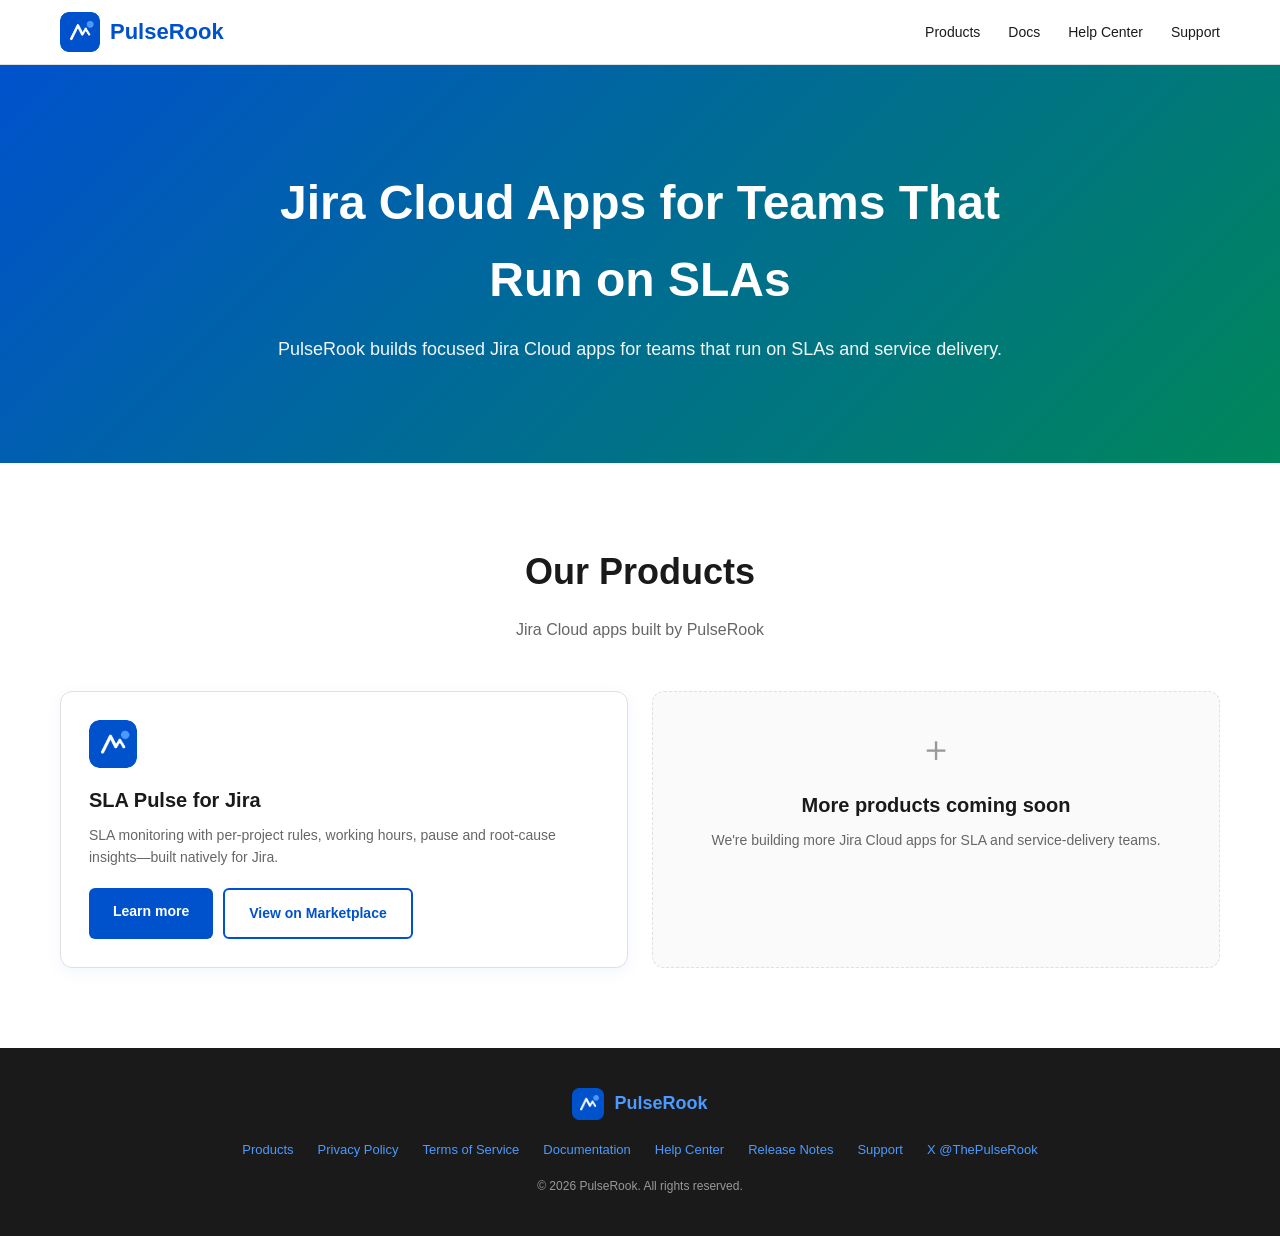
<file: index.html>
<!DOCTYPE html>
<html lang="en">
<head>
    <meta charset="UTF-8">
    <meta name="viewport" content="width=device-width, initial-scale=1.0">
    <title>PulseRook | SLA Tracking for Jira Software Projects</title>
    <meta name="description" content="Jira Cloud apps for teams that run on SLAs. SLA Pulse for Jira offers SLA tracking for Jira Software projects, on the Atlassian Marketplace.">
    <link rel="canonical" href="https://pulserook.com/">
    <meta property="og:type" content="website">
    <meta property="og:site_name" content="PulseRook">
    <meta property="og:title" content="PulseRook | SLA Tracking for Jira Software Projects">
    <meta property="og:description" content="Jira Cloud apps for teams that run on SLAs. SLA Pulse for Jira offers SLA tracking for Jira Software projects, on the Atlassian Marketplace.">
    <meta property="og:url" content="https://pulserook.com/">
    <meta property="og:image" content="https://pulserook.com/assets/pulserook-logo.png">
    <link rel="icon" type="image/png" href="assets/pulserook-logo.png">
    <link rel="stylesheet" href="assets/site.css">
    <style>
        * { margin: 0; padding: 0; box-sizing: border-box; }
        body { font-family: -apple-system, BlinkMacSystemFont, "Segoe UI", Roboto, "Helvetica Neue", sans-serif; line-height: 1.6; color: #1a1a1a; }

        .hero { background: linear-gradient(135deg, #0052CC 0%, #00875A 100%); color: white; padding: 100px 20px; text-align: center; }
        .hero-content { max-width: 800px; margin: 0 auto; }
        .hero h1 { font-size: 48px; font-weight: 700; margin-bottom: 16px; }
        .hero p { font-size: 18px; opacity: 0.95; }

        .section { max-width: 1200px; margin: 0 auto; padding: 80px 20px; }
        .section h2 { font-size: 36px; font-weight: 700; margin-bottom: 16px; text-align: center; color: #1a1a1a; }
        .section-subtitle { text-align: center; font-size: 16px; color: #666; margin-bottom: 48px; }
    </style>
</head>
<body>
    <!-- Header -->
    <header class="site-header">
        <div class="site-header-inner">
            <a href="index.html" class="brand">
                <img src="assets/pulserook-logo.png" alt="PulseRook logo" class="brand-logo">
                <span class="brand-name">PulseRook</span>
            </a>
            <input type="checkbox" id="nav-toggle" class="nav-toggle-checkbox">
            <label for="nav-toggle" class="nav-toggle-label" aria-label="Toggle menu">
                <span></span><span></span><span></span>
            </label>
            <nav class="site-nav">
                <a href="index.html#products">Products</a>
                <a href="documentation.html">Docs</a>
                <a href="help-center.html">Help Center</a>
                <a href="mailto:support@pulserook.com">Support</a>
            </nav>
        </div>
    </header>

    <!-- Hero / Company intro -->
    <section class="hero">
        <div class="hero-content">
            <h1>Jira Cloud Apps for Teams That Run on SLAs</h1>
            <p>PulseRook builds focused Jira Cloud apps for teams that run on SLAs and service delivery.</p>
        </div>
    </section>

    <!-- Our Products -->
    <section class="section" id="products">
        <h2>Our Products</h2>
        <p class="section-subtitle">Jira Cloud apps built by PulseRook</p>
        <div class="products-grid">
            <div class="product-card">
                <img src="assets/pulserook-logo.png" alt="SLA Pulse for Jira logo" class="product-logo">
                <h3>SLA Pulse for Jira</h3>
                <p>SLA monitoring with per-project rules, working hours, pause and root-cause insights—built natively for Jira.</p>
                <div class="product-actions">
                    <a href="sla-pulse-for-jira.html" class="btn btn-primary">Learn more</a>
                    <a href="https://marketplace.atlassian.com/apps/3460167006/sla-pulse-for-jira" class="btn btn-secondary">View on Marketplace</a>
                </div>
            </div>
            <div class="product-card coming-soon">
                <div class="coming-soon-icon">＋</div>
                <h3>More products coming soon</h3>
                <p>We're building more Jira Cloud apps for SLA and service-delivery teams.</p>
            </div>
        </div>
    </section>

    <!-- Footer -->
    <footer class="site-footer">
        <div class="site-footer-inner">
            <a href="index.html" class="footer-brand">
                <img src="assets/pulserook-logo.png" alt="PulseRook logo" class="footer-logo">
                <span>PulseRook</span>
            </a>
            <div class="footer-links">
                <a href="index.html#products">Products</a>
                <a href="privacy.html">Privacy Policy</a>
                <a href="terms.html">Terms of Service</a>
                <a href="documentation.html">Documentation</a>
                <a href="help-center.html">Help Center</a>
                <a href="release-notes.html">Release Notes</a>
                <a href="mailto:support@pulserook.com">Support</a>
                <a href="https://x.com/ThePulseRook" target="_blank" rel="noopener noreferrer">X @ThePulseRook</a>
            </div>
            <div class="footer-copyright">
                © 2026 PulseRook. All rights reserved.
            </div>
        </div>
    </footer>
</body>
</html>
</file>
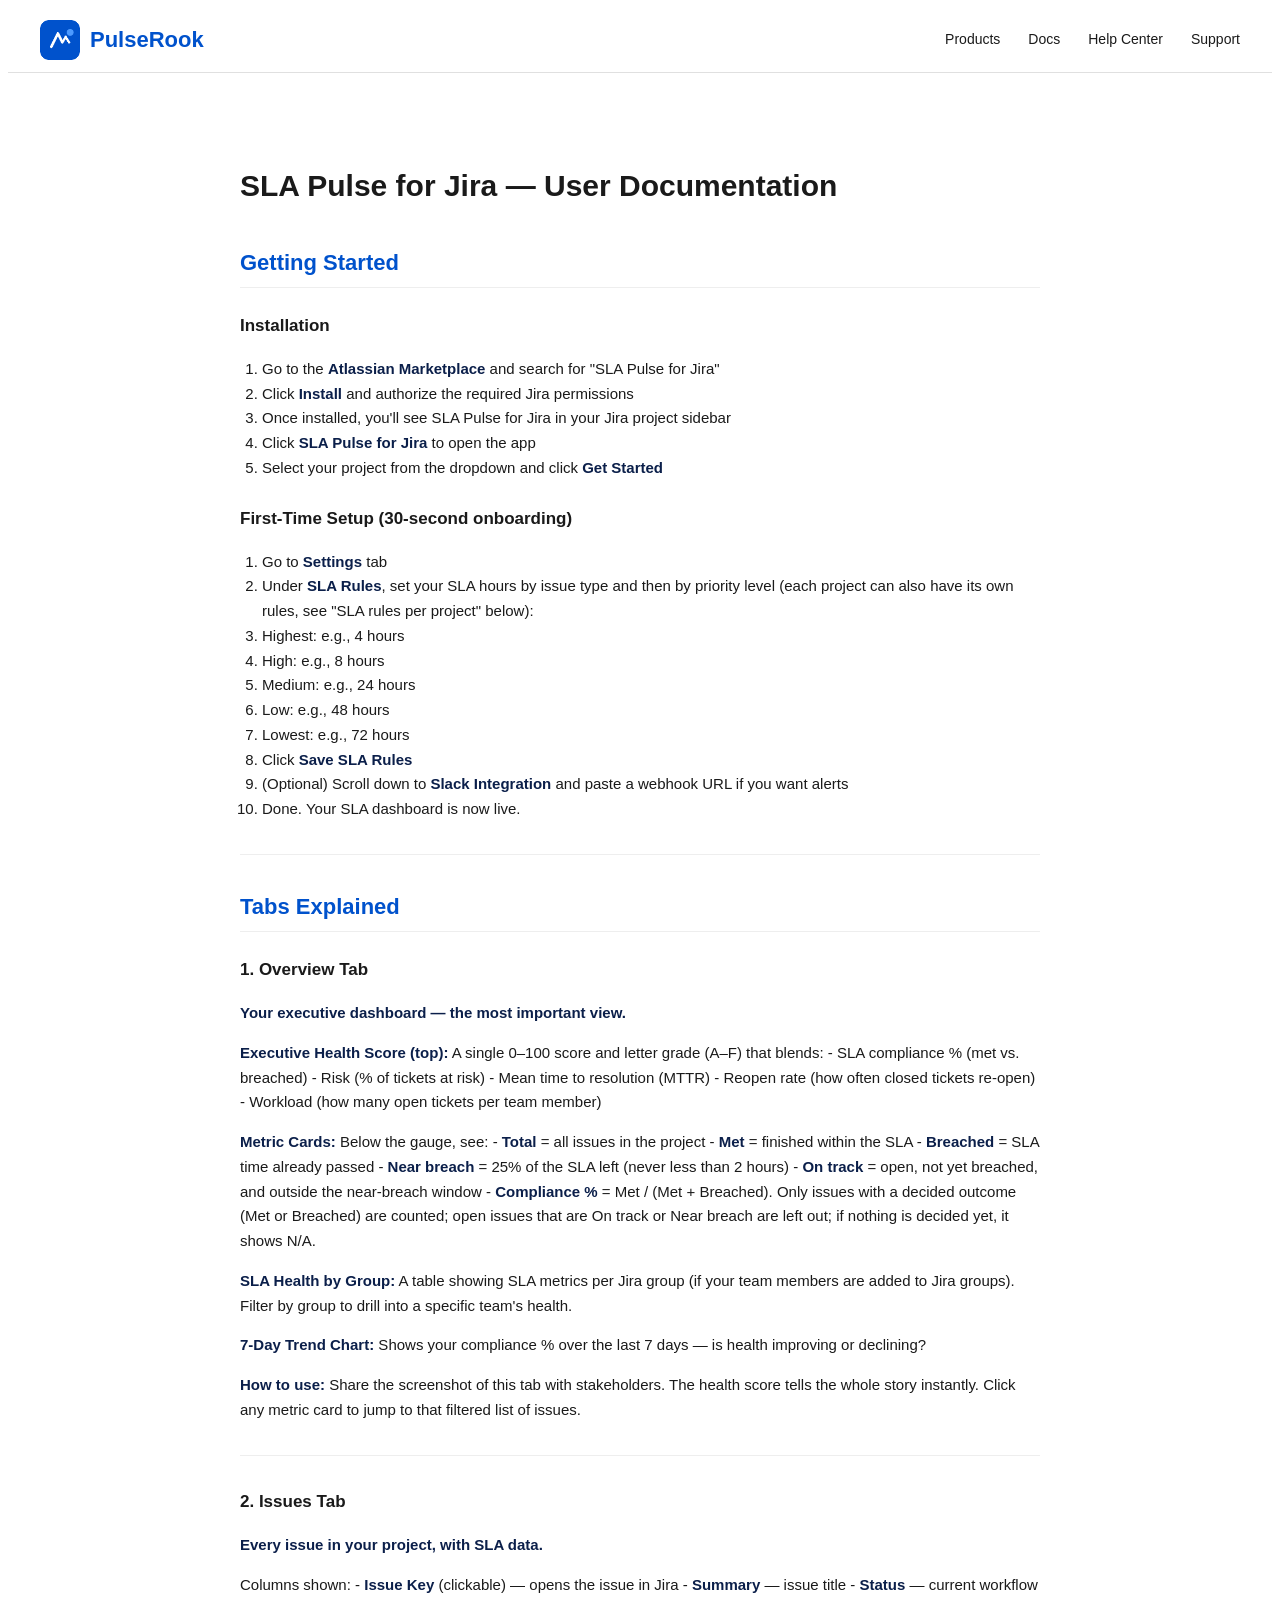
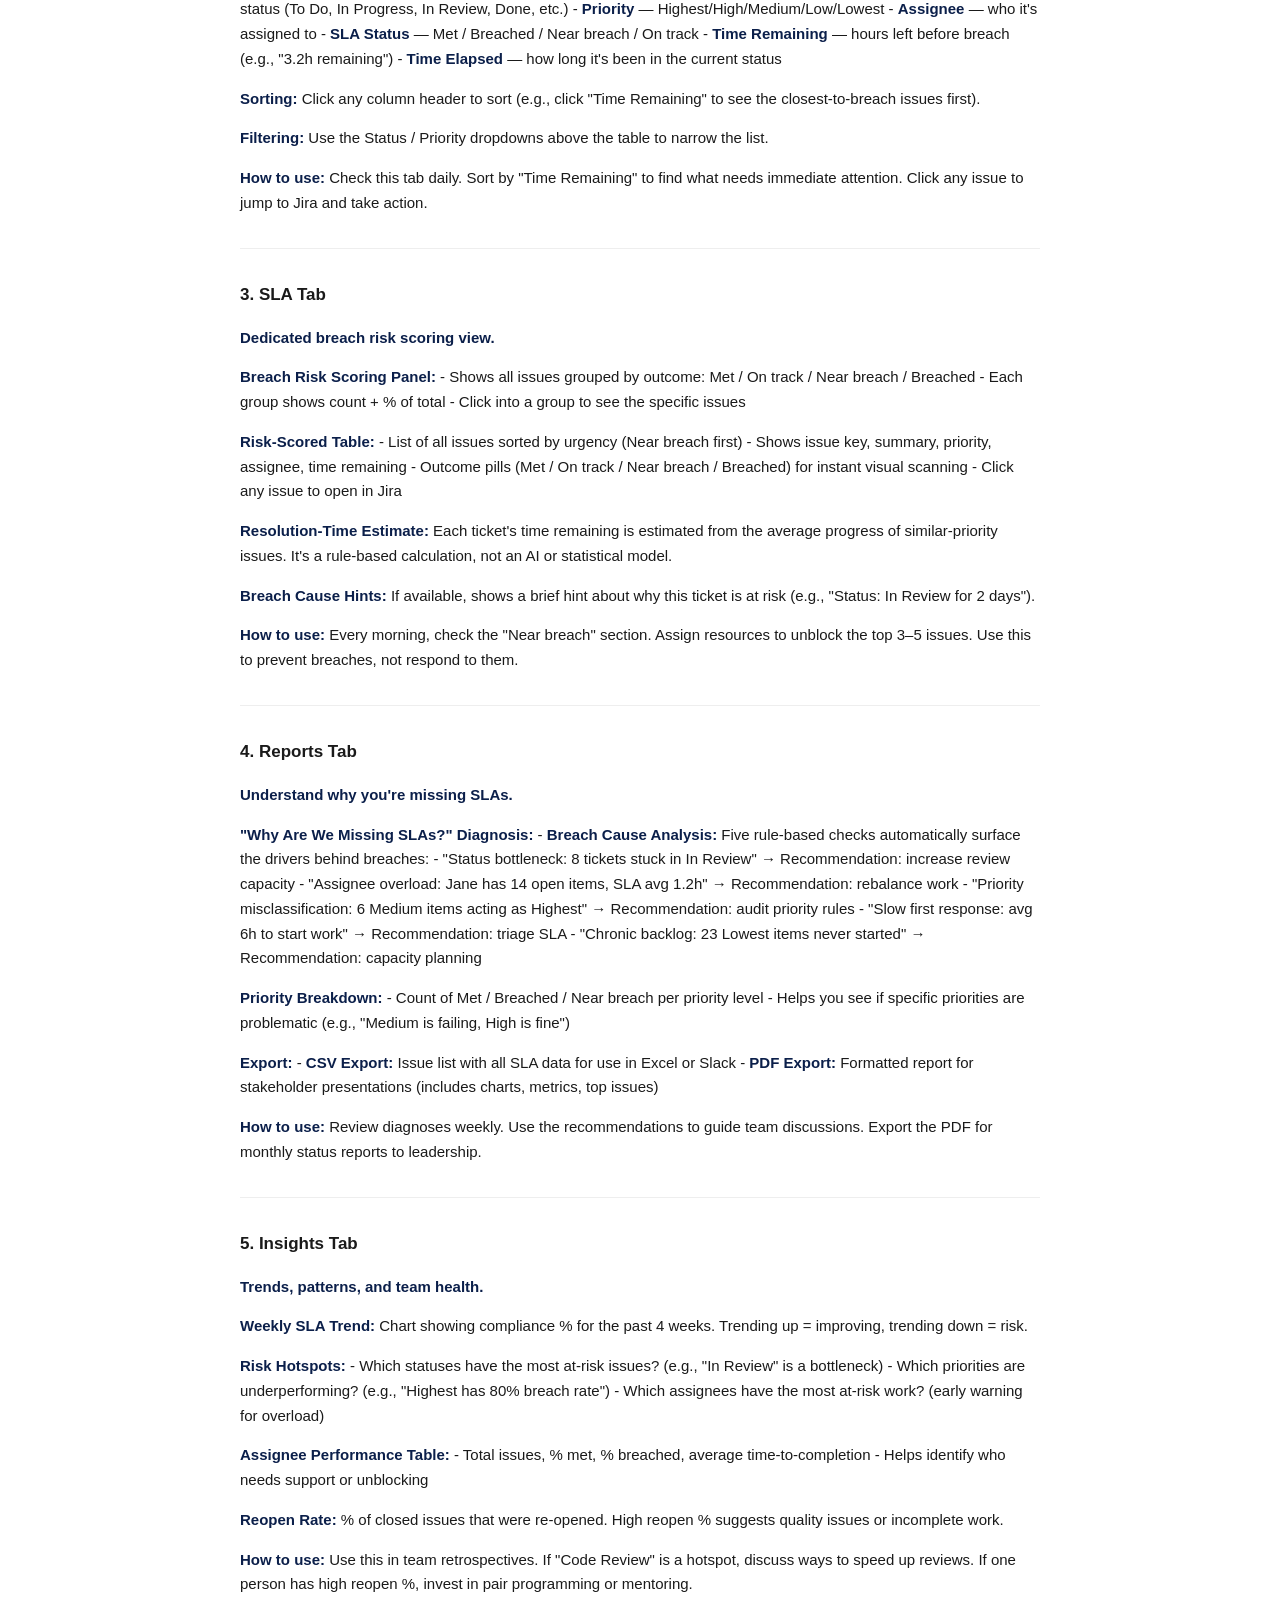
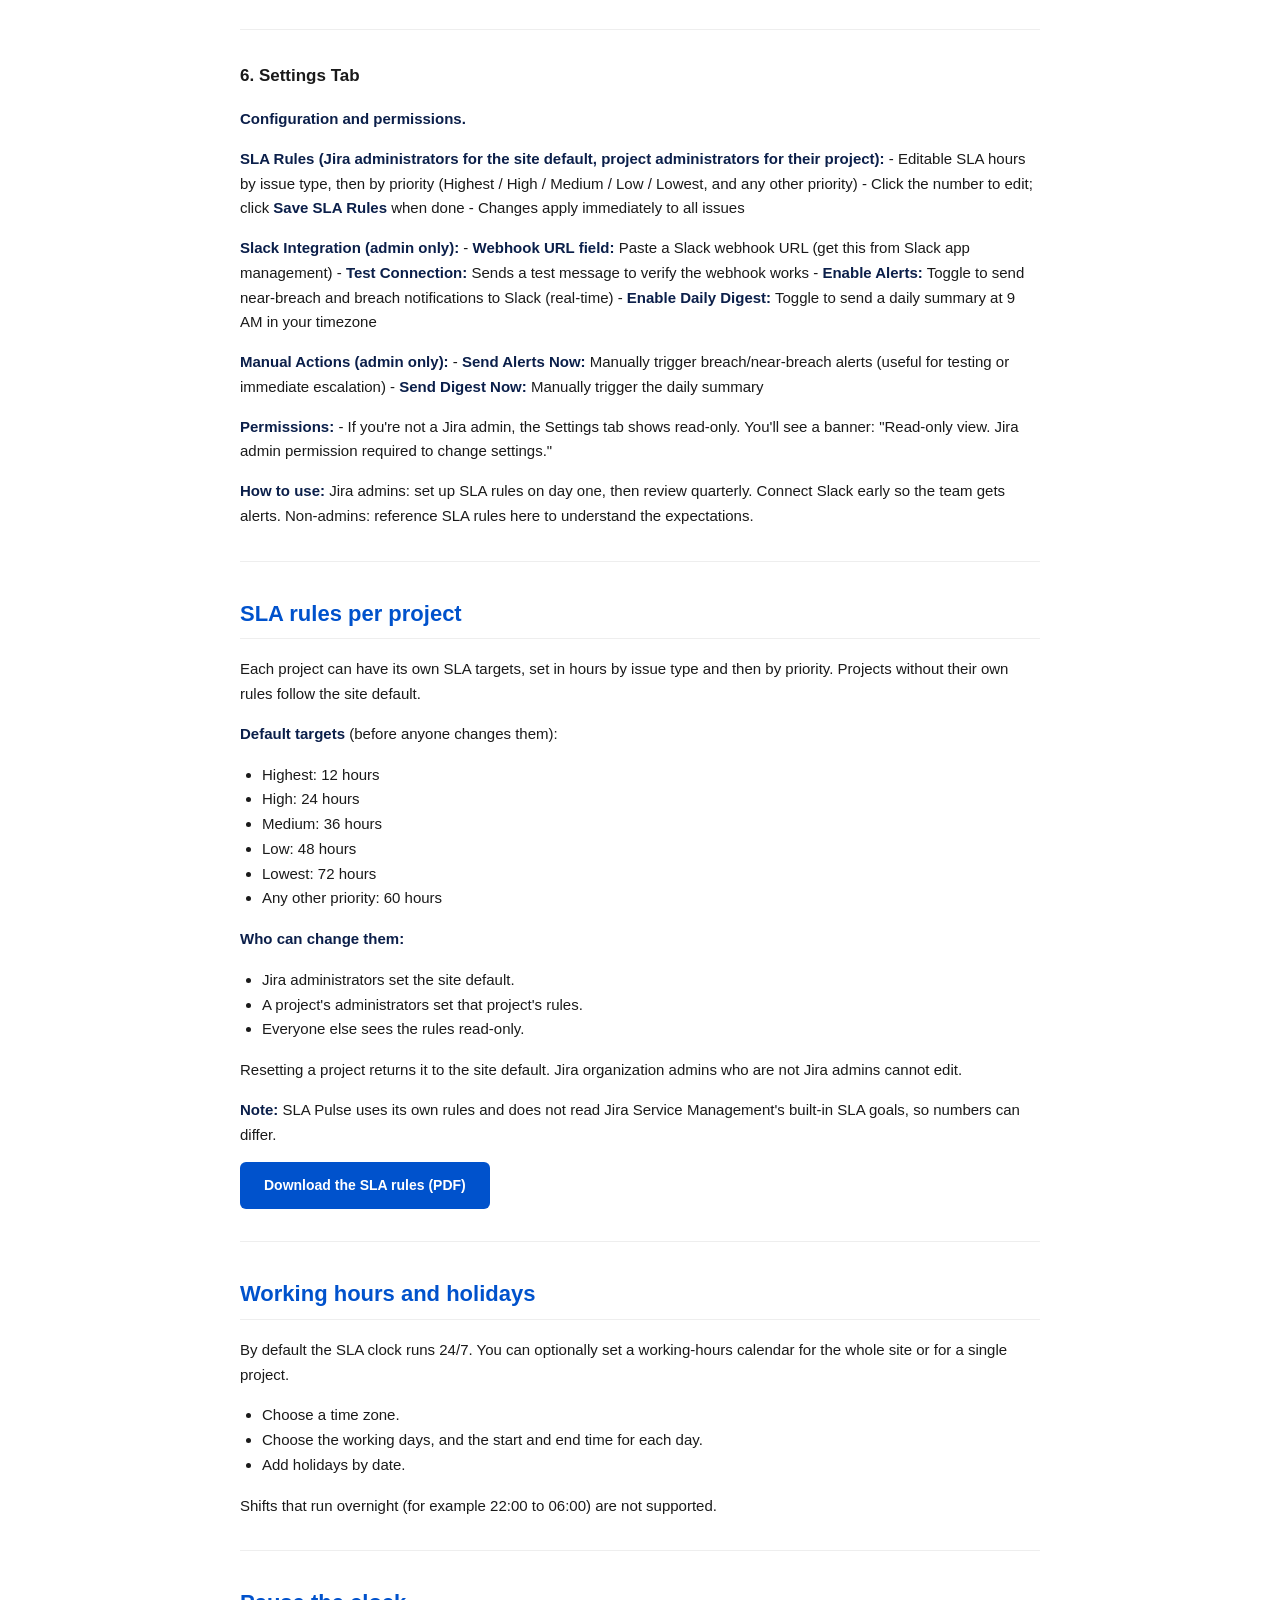
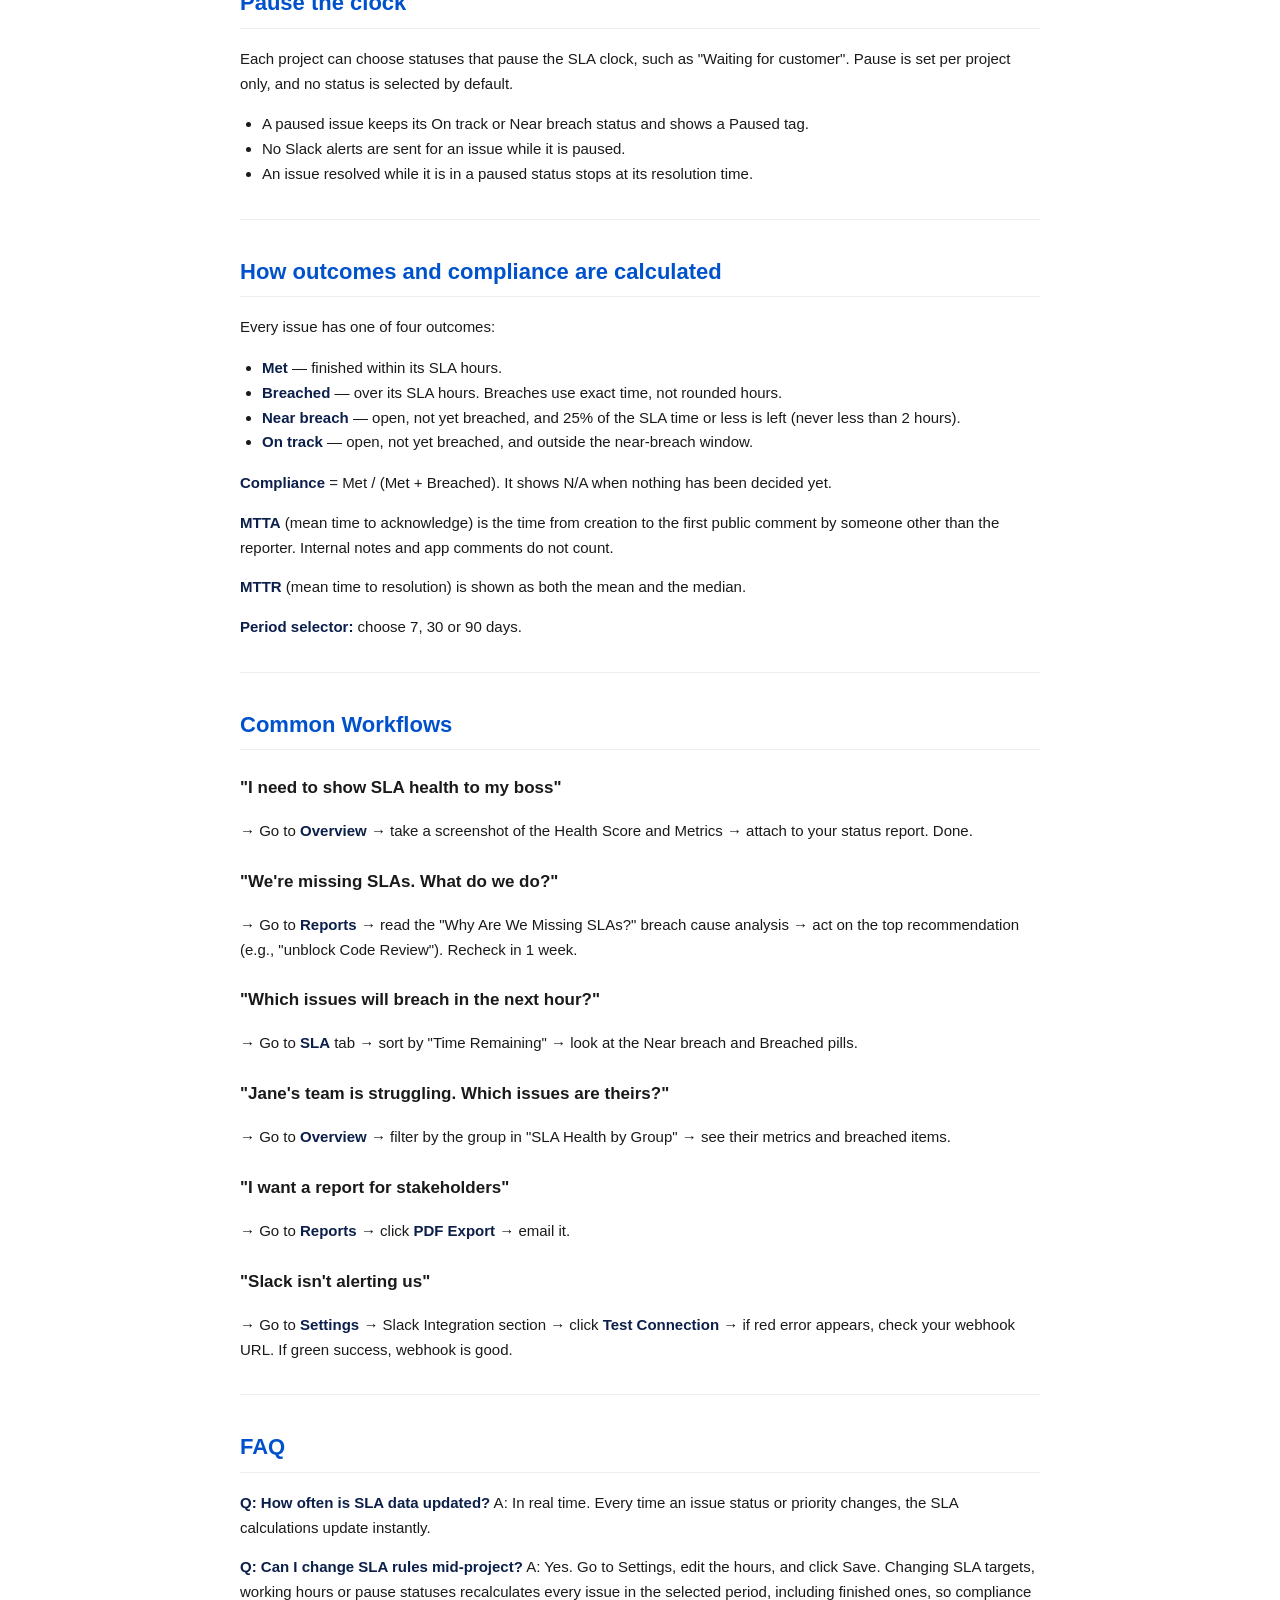
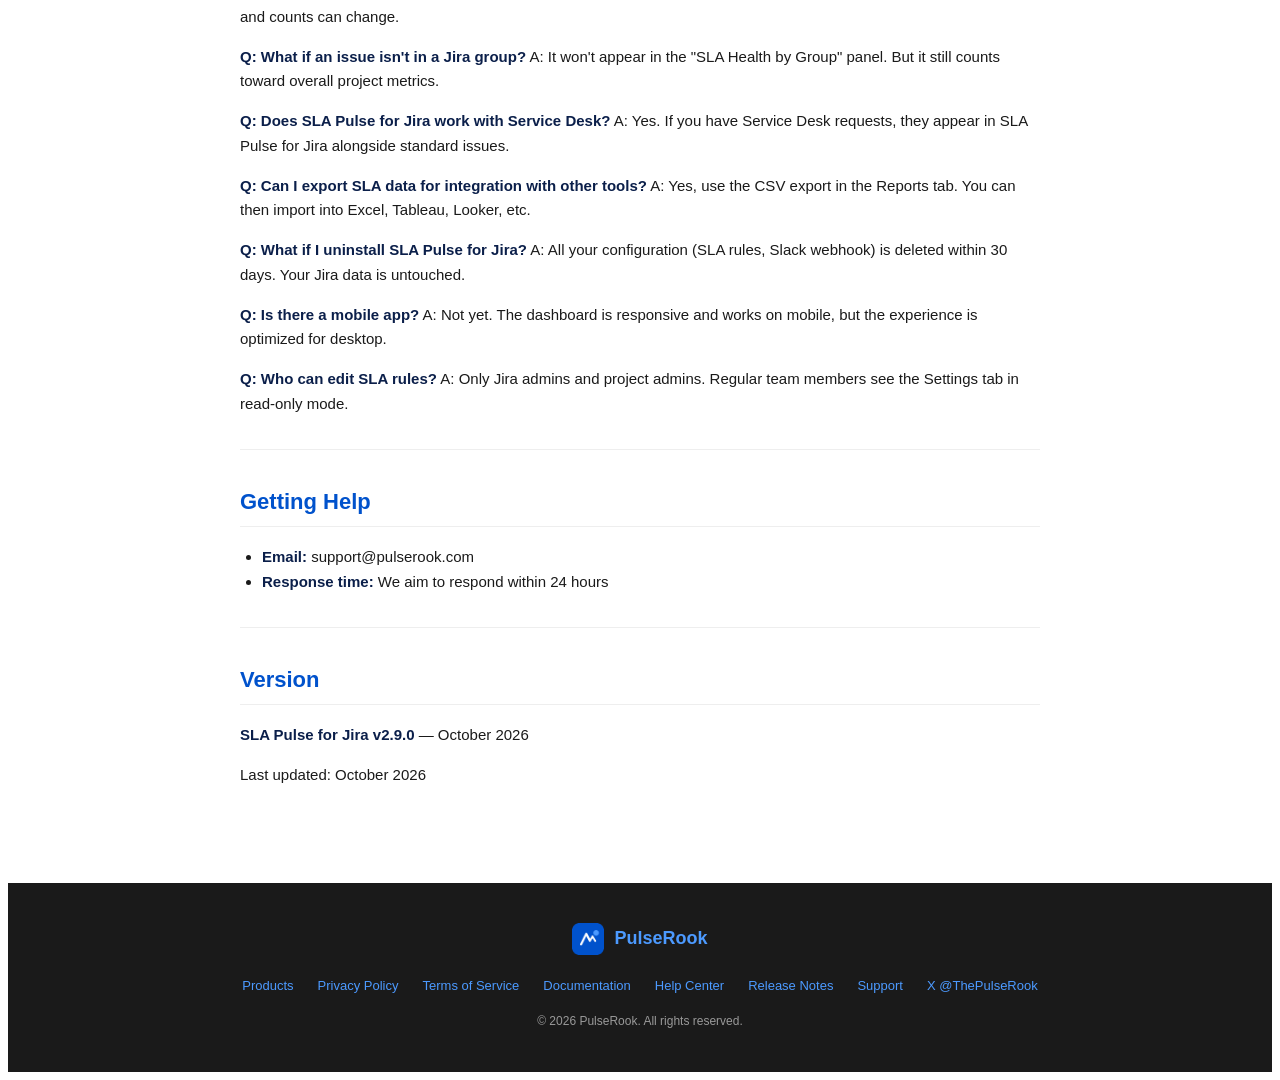
<file: documentation.html>
<!DOCTYPE html>
<html lang="en">
<head>
<meta charset="UTF-8">
<meta name="viewport" content="width=device-width, initial-scale=1.0">
<title>SLA Pulse for Jira Documentation | PulseRook</title>
<meta name="description" content="User guide for SLA Pulse for Jira: dashboard tabs, per-project SLA rules, working hours and holidays, pausing the clock, and how compliance is calculated.">
<link rel="canonical" href="https://pulserook.com/documentation.html">
<meta property="og:type" content="website">
<meta property="og:site_name" content="PulseRook">
<meta property="og:title" content="SLA Pulse for Jira Documentation | PulseRook">
<meta property="og:description" content="User guide for SLA Pulse for Jira: dashboard tabs, per-project SLA rules, working hours and holidays, pausing the clock, and how compliance is calculated.">
<meta property="og:url" content="https://pulserook.com/documentation.html">
<meta property="og:image" content="https://pulserook.com/assets/pulserook-logo.png">
<link rel="icon" type="image/png" href="assets/pulserook-logo.png">
<link rel="stylesheet" href="assets/site.css">
<style>
  body { font-family: -apple-system, BlinkMacSystemFont, "Segoe UI", Roboto, Helvetica, Arial, sans-serif; color: #1a1a1a; line-height: 1.65; }
  .page-content { max-width: 800px; margin: 0 auto; padding: 48px 24px 80px; }
  h1 { font-size: 30px; margin-top: 40px; }
  h2 { font-size: 22px; margin-top: 34px; color: #0052CC; border-bottom: 1px solid #eee; padding-bottom: 6px; }
  h3 { font-size: 17px; margin-top: 24px; }
  p, li { font-size: 15px; }
  a { color: #0052CC; }
  code { background: #f4f5f7; padding: 2px 6px; border-radius: 4px; font-size: 13px; }
  ul, ol { padding-left: 22px; }
  hr { border: none; border-top: 1px solid #eee; margin: 32px 0; }
  strong { color: #0b1f4a; }
</style>
</head>
<body>
  <header class="site-header">
    <div class="site-header-inner">
      <a href="index.html" class="brand">
        <img src="assets/pulserook-logo.png" alt="PulseRook logo" class="brand-logo">
        <span class="brand-name">PulseRook</span>
      </a>
      <input type="checkbox" id="nav-toggle" class="nav-toggle-checkbox">
      <label for="nav-toggle" class="nav-toggle-label" aria-label="Toggle menu">
        <span></span><span></span><span></span>
      </label>
      <nav class="site-nav">
        <a href="index.html#products">Products</a>
        <a href="documentation.html">Docs</a>
        <a href="help-center.html">Help Center</a>
        <a href="mailto:support@pulserook.com">Support</a>
      </nav>
    </div>
  </header>
  <div class="page-content">
<h1>SLA Pulse for Jira — User Documentation</h1>
<h2>Getting Started</h2>
<h3>Installation</h3>
<ol>
<li>Go to the <strong>Atlassian Marketplace</strong> and search for "SLA Pulse for Jira"</li>
<li>Click <strong>Install</strong> and authorize the required Jira permissions</li>
<li>Once installed, you'll see SLA Pulse for Jira in your Jira project sidebar</li>
<li>Click <strong>SLA Pulse for Jira</strong> to open the app</li>
<li>Select your project from the dropdown and click <strong>Get Started</strong></li>
</ol>
<h3>First-Time Setup (30-second onboarding)</h3>
<ol>
<li>Go to <strong>Settings</strong> tab</li>
<li>Under <strong>SLA Rules</strong>, set your SLA hours by issue type and then by priority level (each project can also have its own rules, see "SLA rules per project" below):</li>
<li>Highest: e.g., 4 hours</li>
<li>High: e.g., 8 hours</li>
<li>Medium: e.g., 24 hours</li>
<li>Low: e.g., 48 hours</li>
<li>Lowest: e.g., 72 hours</li>
<li>Click <strong>Save SLA Rules</strong></li>
<li>(Optional) Scroll down to <strong>Slack Integration</strong> and paste a webhook URL if you want alerts</li>
<li>Done. Your SLA dashboard is now live.</li>
</ol>
<hr />
<h2>Tabs Explained</h2>
<h3>1. Overview Tab</h3>
<p><strong>Your executive dashboard — the most important view.</strong></p>
<p><strong>Executive Health Score (top):</strong> A single 0–100 score and letter grade (A–F) that blends:
- SLA compliance % (met vs. breached)
- Risk (% of tickets at risk)
- Mean time to resolution (MTTR)
- Reopen rate (how often closed tickets re-open)
- Workload (how many open tickets per team member)</p>
<p><strong>Metric Cards:</strong> Below the gauge, see:
- <strong>Total</strong> = all issues in the project
- <strong>Met</strong> = finished within the SLA
- <strong>Breached</strong> = SLA time already passed
- <strong>Near breach</strong> = 25% of the SLA left (never less than 2 hours)
- <strong>On track</strong> = open, not yet breached, and outside the near-breach window
- <strong>Compliance %</strong> = Met / (Met + Breached). Only issues with a decided outcome (Met or Breached) are counted; open issues that are On track or Near breach are left out; if nothing is decided yet, it shows N/A.</p>
<p><strong>SLA Health by Group:</strong> A table showing SLA metrics per Jira group (if your team members are added to Jira groups). Filter by group to drill into a specific team's health.</p>
<p><strong>7-Day Trend Chart:</strong> Shows your compliance % over the last 7 days — is health improving or declining?</p>
<p><strong>How to use:</strong> Share the screenshot of this tab with stakeholders. The health score tells the whole story instantly. Click any metric card to jump to that filtered list of issues.</p>
<hr />
<h3>2. Issues Tab</h3>
<p><strong>Every issue in your project, with SLA data.</strong></p>
<p>Columns shown:
- <strong>Issue Key</strong> (clickable) — opens the issue in Jira
- <strong>Summary</strong> — issue title
- <strong>Status</strong> — current workflow status (To Do, In Progress, In Review, Done, etc.)
- <strong>Priority</strong> — Highest/High/Medium/Low/Lowest
- <strong>Assignee</strong> — who it's assigned to
- <strong>SLA Status</strong> — Met / Breached / Near breach / On track
- <strong>Time Remaining</strong> — hours left before breach (e.g., "3.2h remaining")
- <strong>Time Elapsed</strong> — how long it's been in the current status</p>
<p><strong>Sorting:</strong> Click any column header to sort (e.g., click "Time Remaining" to see the closest-to-breach issues first).</p>
<p><strong>Filtering:</strong> Use the Status / Priority dropdowns above the table to narrow the list.</p>
<p><strong>How to use:</strong> Check this tab daily. Sort by "Time Remaining" to find what needs immediate attention. Click any issue to jump to Jira and take action.</p>
<hr />
<h3>3. SLA Tab</h3>
<p><strong>Dedicated breach risk scoring view.</strong></p>
<p><strong>Breach Risk Scoring Panel:</strong>
- Shows all issues grouped by outcome: Met / On track / Near breach / Breached
- Each group shows count + % of total
- Click into a group to see the specific issues</p>
<p><strong>Risk-Scored Table:</strong>
- List of all issues sorted by urgency (Near breach first)
- Shows issue key, summary, priority, assignee, time remaining
- Outcome pills (Met / On track / Near breach / Breached) for instant visual scanning
- Click any issue to open in Jira</p>
<p><strong>Resolution-Time Estimate:</strong> Each ticket's time remaining is estimated from the average progress of similar-priority issues. It's a rule-based calculation, not an AI or statistical model.</p>
<p><strong>Breach Cause Hints:</strong> If available, shows a brief hint about why this ticket is at risk (e.g., "Status: In Review for 2 days").</p>
<p><strong>How to use:</strong> Every morning, check the "Near breach" section. Assign resources to unblock the top 3–5 issues. Use this to prevent breaches, not respond to them.</p>
<hr />
<h3>4. Reports Tab</h3>
<p><strong>Understand why you're missing SLAs.</strong></p>
<p><strong>"Why Are We Missing SLAs?" Diagnosis:</strong>
- <strong>Breach Cause Analysis:</strong> Five rule-based checks automatically surface the drivers behind breaches:
  - "Status bottleneck: 8 tickets stuck in In Review" → Recommendation: increase review capacity
  - "Assignee overload: Jane has 14 open items, SLA avg 1.2h" → Recommendation: rebalance work
  - "Priority misclassification: 6 Medium items acting as Highest" → Recommendation: audit priority rules
  - "Slow first response: avg 6h to start work" → Recommendation: triage SLA
  - "Chronic backlog: 23 Lowest items never started" → Recommendation: capacity planning</p>
<p><strong>Priority Breakdown:</strong>
- Count of Met / Breached / Near breach per priority level
- Helps you see if specific priorities are problematic (e.g., "Medium is failing, High is fine")</p>
<p><strong>Export:</strong>
- <strong>CSV Export:</strong> Issue list with all SLA data for use in Excel or Slack
- <strong>PDF Export:</strong> Formatted report for stakeholder presentations (includes charts, metrics, top issues)</p>
<p><strong>How to use:</strong> Review diagnoses weekly. Use the recommendations to guide team discussions. Export the PDF for monthly status reports to leadership.</p>
<hr />
<h3>5. Insights Tab</h3>
<p><strong>Trends, patterns, and team health.</strong></p>
<p><strong>Weekly SLA Trend:</strong> Chart showing compliance % for the past 4 weeks. Trending up = improving, trending down = risk.</p>
<p><strong>Risk Hotspots:</strong>
- Which statuses have the most at-risk issues? (e.g., "In Review" is a bottleneck)
- Which priorities are underperforming? (e.g., "Highest has 80% breach rate")
- Which assignees have the most at-risk work? (early warning for overload)</p>
<p><strong>Assignee Performance Table:</strong>
- Total issues, % met, % breached, average time-to-completion
- Helps identify who needs support or unblocking</p>
<p><strong>Reopen Rate:</strong> % of closed issues that were re-opened. High reopen % suggests quality issues or incomplete work.</p>
<p><strong>How to use:</strong> Use this in team retrospectives. If "Code Review" is a hotspot, discuss ways to speed up reviews. If one person has high reopen %, invest in pair programming or mentoring.</p>
<hr />
<h3>6. Settings Tab</h3>
<p><strong>Configuration and permissions.</strong></p>
<p><strong>SLA Rules (Jira administrators for the site default, project administrators for their project):</strong>
- Editable SLA hours by issue type, then by priority (Highest / High / Medium / Low / Lowest, and any other priority)
- Click the number to edit; click <strong>Save SLA Rules</strong> when done
- Changes apply immediately to all issues</p>
<p><strong>Slack Integration (admin only):</strong>
- <strong>Webhook URL field:</strong> Paste a Slack webhook URL (get this from Slack app management)
- <strong>Test Connection:</strong> Sends a test message to verify the webhook works
- <strong>Enable Alerts:</strong> Toggle to send near-breach and breach notifications to Slack (real-time)
- <strong>Enable Daily Digest:</strong> Toggle to send a daily summary at 9 AM in your timezone</p>
<p><strong>Manual Actions (admin only):</strong>
- <strong>Send Alerts Now:</strong> Manually trigger breach/near-breach alerts (useful for testing or immediate escalation)
- <strong>Send Digest Now:</strong> Manually trigger the daily summary</p>
<p><strong>Permissions:</strong>
- If you're not a Jira admin, the Settings tab shows read-only. You'll see a banner: "Read-only view. Jira admin permission required to change settings."</p>
<p><strong>How to use:</strong> Jira admins: set up SLA rules on day one, then review quarterly. Connect Slack early so the team gets alerts. Non-admins: reference SLA rules here to understand the expectations.</p>
<hr />
<h2>SLA rules per project</h2>
<p>Each project can have its own SLA targets, set in hours by issue type and then by priority. Projects without their own rules follow the site default.</p>
<p><strong>Default targets</strong> (before anyone changes them):</p>
<ul>
<li>Highest: 12 hours</li>
<li>High: 24 hours</li>
<li>Medium: 36 hours</li>
<li>Low: 48 hours</li>
<li>Lowest: 72 hours</li>
<li>Any other priority: 60 hours</li>
</ul>
<p><strong>Who can change them:</strong></p>
<ul>
<li>Jira administrators set the site default.</li>
<li>A project's administrators set that project's rules.</li>
<li>Everyone else sees the rules read-only.</li>
</ul>
<p>Resetting a project returns it to the site default. Jira organization admins who are not Jira admins cannot edit.</p>
<p><strong>Note:</strong> SLA Pulse uses its own rules and does not read Jira Service Management's built-in SLA goals, so numbers can differ.</p>
<p><a class="btn btn-primary" href="assets/SLA-Pulse-for-Jira-SLA-Rules.pdf" download="SLA-Pulse-for-Jira-SLA-Rules.pdf" rel="noopener">Download the SLA rules (PDF)</a></p>
<hr />
<h2>Working hours and holidays</h2>
<p>By default the SLA clock runs 24/7. You can optionally set a working-hours calendar for the whole site or for a single project.</p>
<ul>
<li>Choose a time zone.</li>
<li>Choose the working days, and the start and end time for each day.</li>
<li>Add holidays by date.</li>
</ul>
<p>Shifts that run overnight (for example 22:00 to 06:00) are not supported.</p>
<hr />
<h2>Pause the clock</h2>
<p>Each project can choose statuses that pause the SLA clock, such as "Waiting for customer". Pause is set per project only, and no status is selected by default.</p>
<ul>
<li>A paused issue keeps its On track or Near breach status and shows a Paused tag.</li>
<li>No Slack alerts are sent for an issue while it is paused.</li>
<li>An issue resolved while it is in a paused status stops at its resolution time.</li>
</ul>
<hr />
<h2>How outcomes and compliance are calculated</h2>
<p>Every issue has one of four outcomes:</p>
<ul>
<li><strong>Met</strong> — finished within its SLA hours.</li>
<li><strong>Breached</strong> — over its SLA hours. Breaches use exact time, not rounded hours.</li>
<li><strong>Near breach</strong> — open, not yet breached, and 25% of the SLA time or less is left (never less than 2 hours).</li>
<li><strong>On track</strong> — open, not yet breached, and outside the near-breach window.</li>
</ul>
<p><strong>Compliance</strong> = Met / (Met + Breached). It shows N/A when nothing has been decided yet.</p>
<p><strong>MTTA</strong> (mean time to acknowledge) is the time from creation to the first public comment by someone other than the reporter. Internal notes and app comments do not count.</p>
<p><strong>MTTR</strong> (mean time to resolution) is shown as both the mean and the median.</p>
<p><strong>Period selector:</strong> choose 7, 30 or 90 days.</p>
<hr />
<h2>Common Workflows</h2>
<h3>"I need to show SLA health to my boss"</h3>
<p>→ Go to <strong>Overview</strong> → take a screenshot of the Health Score and Metrics → attach to your status report. Done.</p>
<h3>"We're missing SLAs. What do we do?"</h3>
<p>→ Go to <strong>Reports</strong> → read the "Why Are We Missing SLAs?" breach cause analysis → act on the top recommendation (e.g., "unblock Code Review"). Recheck in 1 week.</p>
<h3>"Which issues will breach in the next hour?"</h3>
<p>→ Go to <strong>SLA</strong> tab → sort by "Time Remaining" → look at the Near breach and Breached pills.</p>
<h3>"Jane's team is struggling. Which issues are theirs?"</h3>
<p>→ Go to <strong>Overview</strong> → filter by the group in "SLA Health by Group" → see their metrics and breached items.</p>
<h3>"I want a report for stakeholders"</h3>
<p>→ Go to <strong>Reports</strong> → click <strong>PDF Export</strong> → email it.</p>
<h3>"Slack isn't alerting us"</h3>
<p>→ Go to <strong>Settings</strong> → Slack Integration section → click <strong>Test Connection</strong> → if red error appears, check your webhook URL. If green success, webhook is good.</p>
<hr />
<h2>FAQ</h2>
<p><strong>Q: How often is SLA data updated?</strong>
A: In real time. Every time an issue status or priority changes, the SLA calculations update instantly.</p>
<p><strong>Q: Can I change SLA rules mid-project?</strong>
A: Yes. Go to Settings, edit the hours, and click Save. Changing SLA targets, working hours or pause statuses recalculates every issue in the selected period, including finished ones, so compliance and counts can change.</p>
<p><strong>Q: What if an issue isn't in a Jira group?</strong>
A: It won't appear in the "SLA Health by Group" panel. But it still counts toward overall project metrics.</p>
<p><strong>Q: Does SLA Pulse for Jira work with Service Desk?</strong>
A: Yes. If you have Service Desk requests, they appear in SLA Pulse for Jira alongside standard issues.</p>
<p><strong>Q: Can I export SLA data for integration with other tools?</strong>
A: Yes, use the CSV export in the Reports tab. You can then import into Excel, Tableau, Looker, etc.</p>
<p><strong>Q: What if I uninstall SLA Pulse for Jira?</strong>
A: All your configuration (SLA rules, Slack webhook) is deleted within 30 days. Your Jira data is untouched.</p>
<p><strong>Q: Is there a mobile app?</strong>
A: Not yet. The dashboard is responsive and works on mobile, but the experience is optimized for desktop.</p>
<p><strong>Q: Who can edit SLA rules?</strong>
A: Only Jira admins and project admins. Regular team members see the Settings tab in read-only mode.</p>
<hr />
<h2>Getting Help</h2>
<ul>
<li><strong>Email:</strong> support@pulserook.com</li>
<li><strong>Response time:</strong> We aim to respond within 24 hours</li>
</ul>
<hr />
<h2>Version</h2>
<p><strong>SLA Pulse for Jira v2.9.0</strong> — October 2026</p>
<p>Last updated: October 2026</p>
  </div>
  <footer class="site-footer">
    <div class="site-footer-inner">
      <a href="index.html" class="footer-brand">
        <img src="assets/pulserook-logo.png" alt="PulseRook logo" class="footer-logo">
        <span>PulseRook</span>
      </a>
      <div class="footer-links">
        <a href="index.html#products">Products</a>
        <a href="privacy.html">Privacy Policy</a>
        <a href="terms.html">Terms of Service</a>
        <a href="documentation.html">Documentation</a>
        <a href="help-center.html">Help Center</a>
        <a href="release-notes.html">Release Notes</a>
        <a href="mailto:support@pulserook.com">Support</a>
        <a href="https://x.com/ThePulseRook" target="_blank" rel="noopener noreferrer">X @ThePulseRook</a>
      </div>
      <div class="footer-copyright">
        © 2026 PulseRook. All rights reserved.
      </div>
    </div>
  </footer>
</body>
</html>
</file>
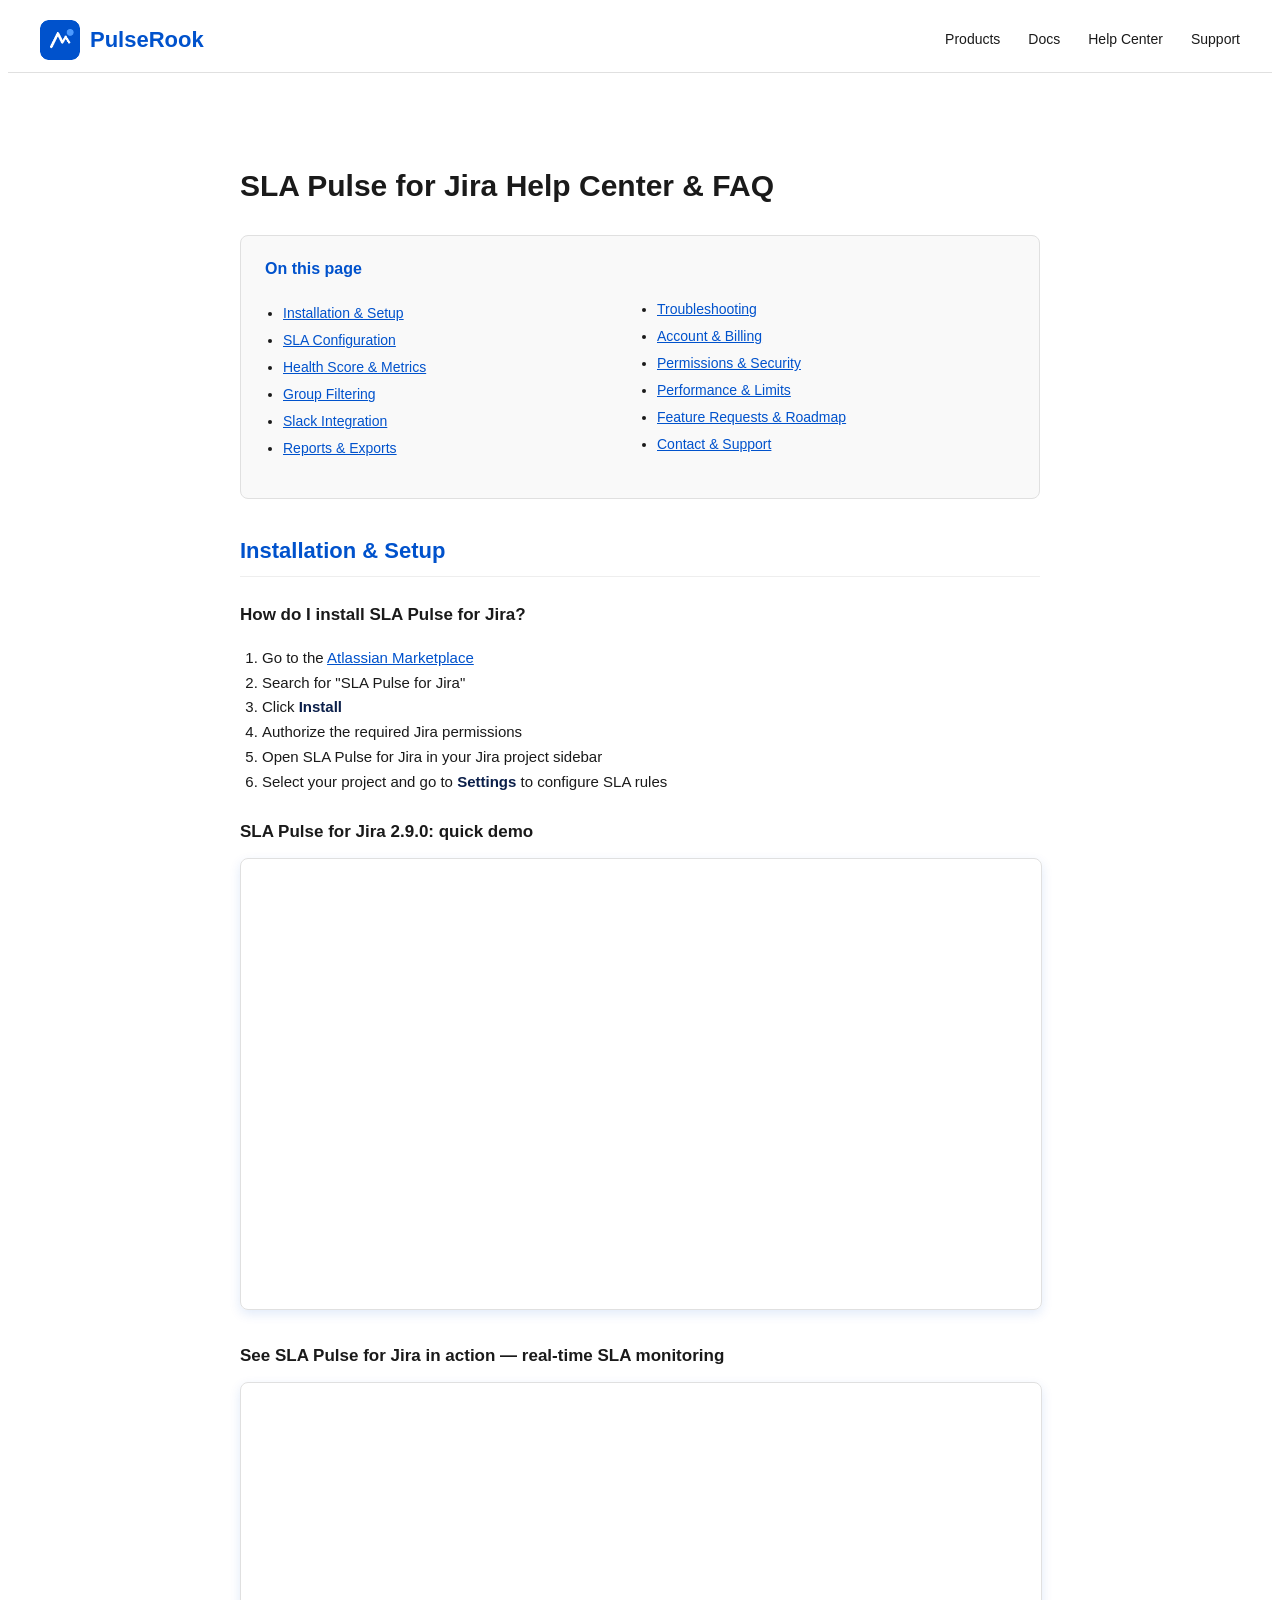
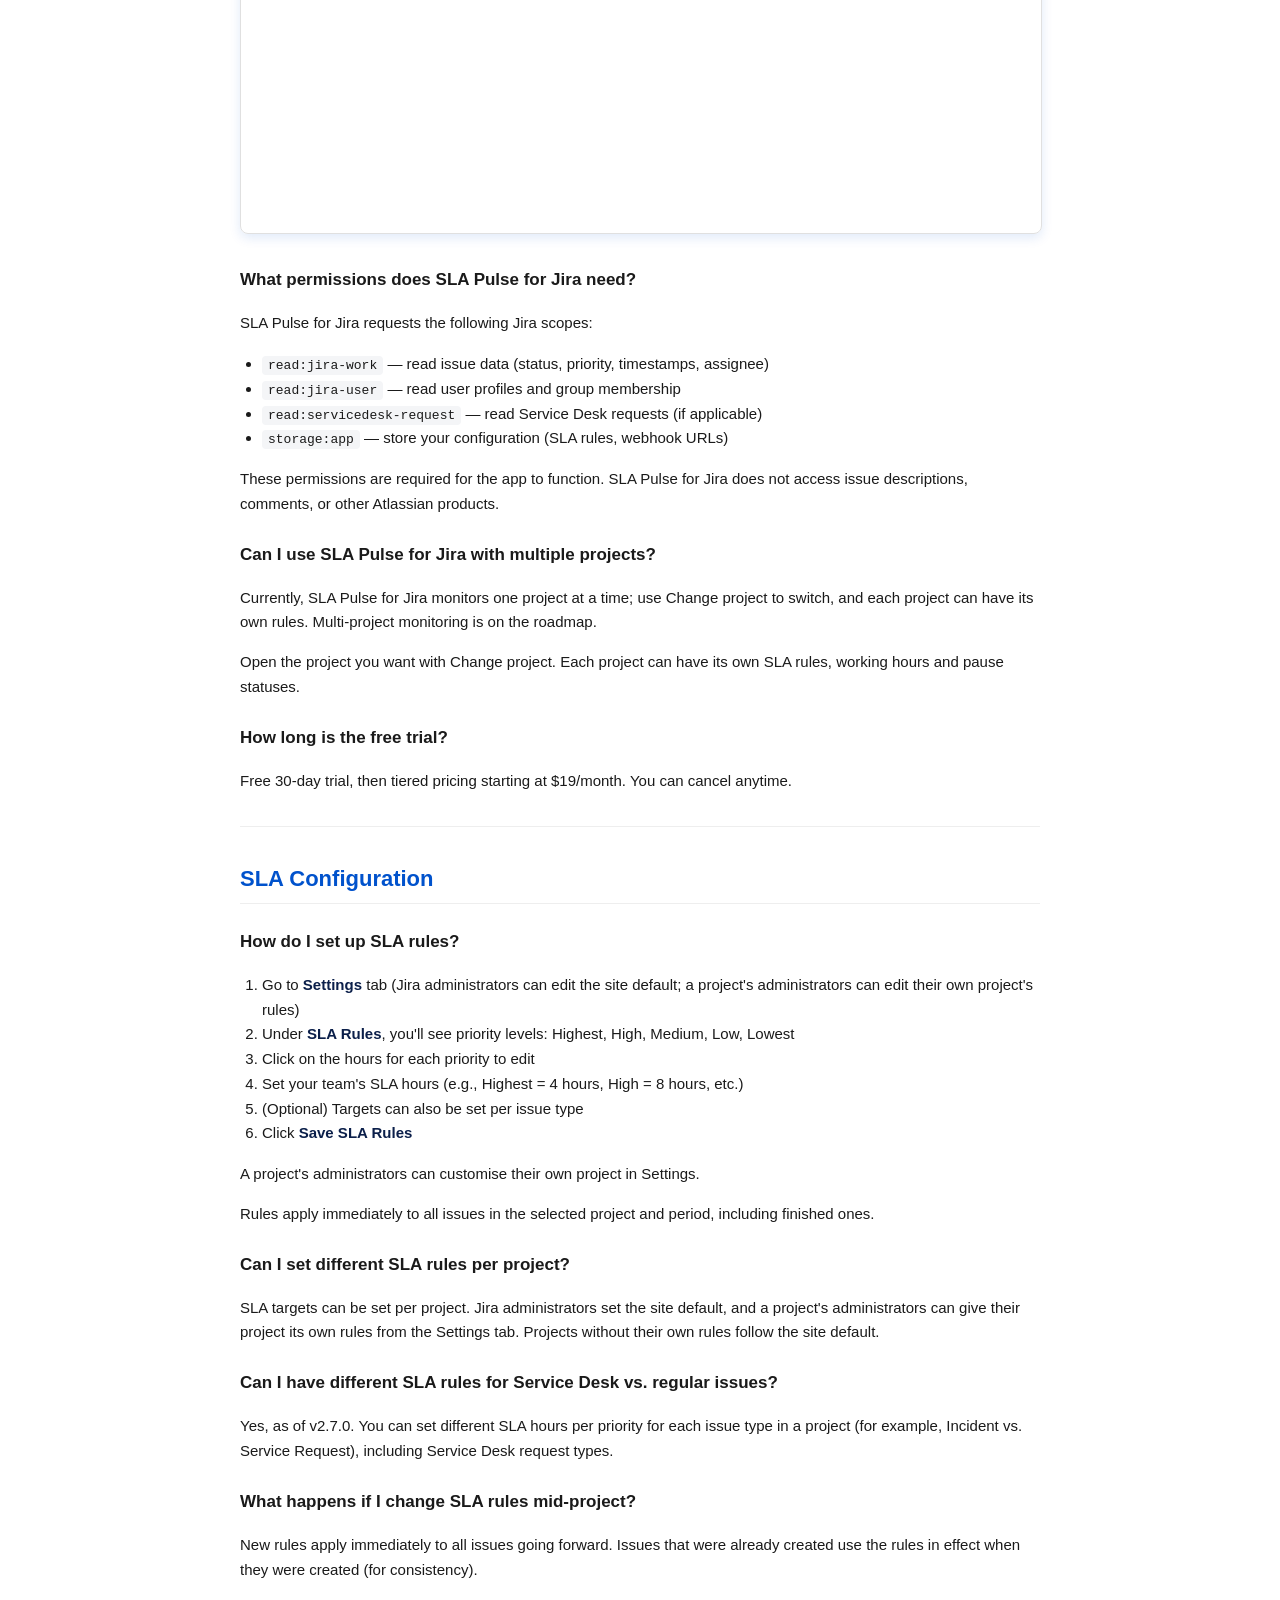
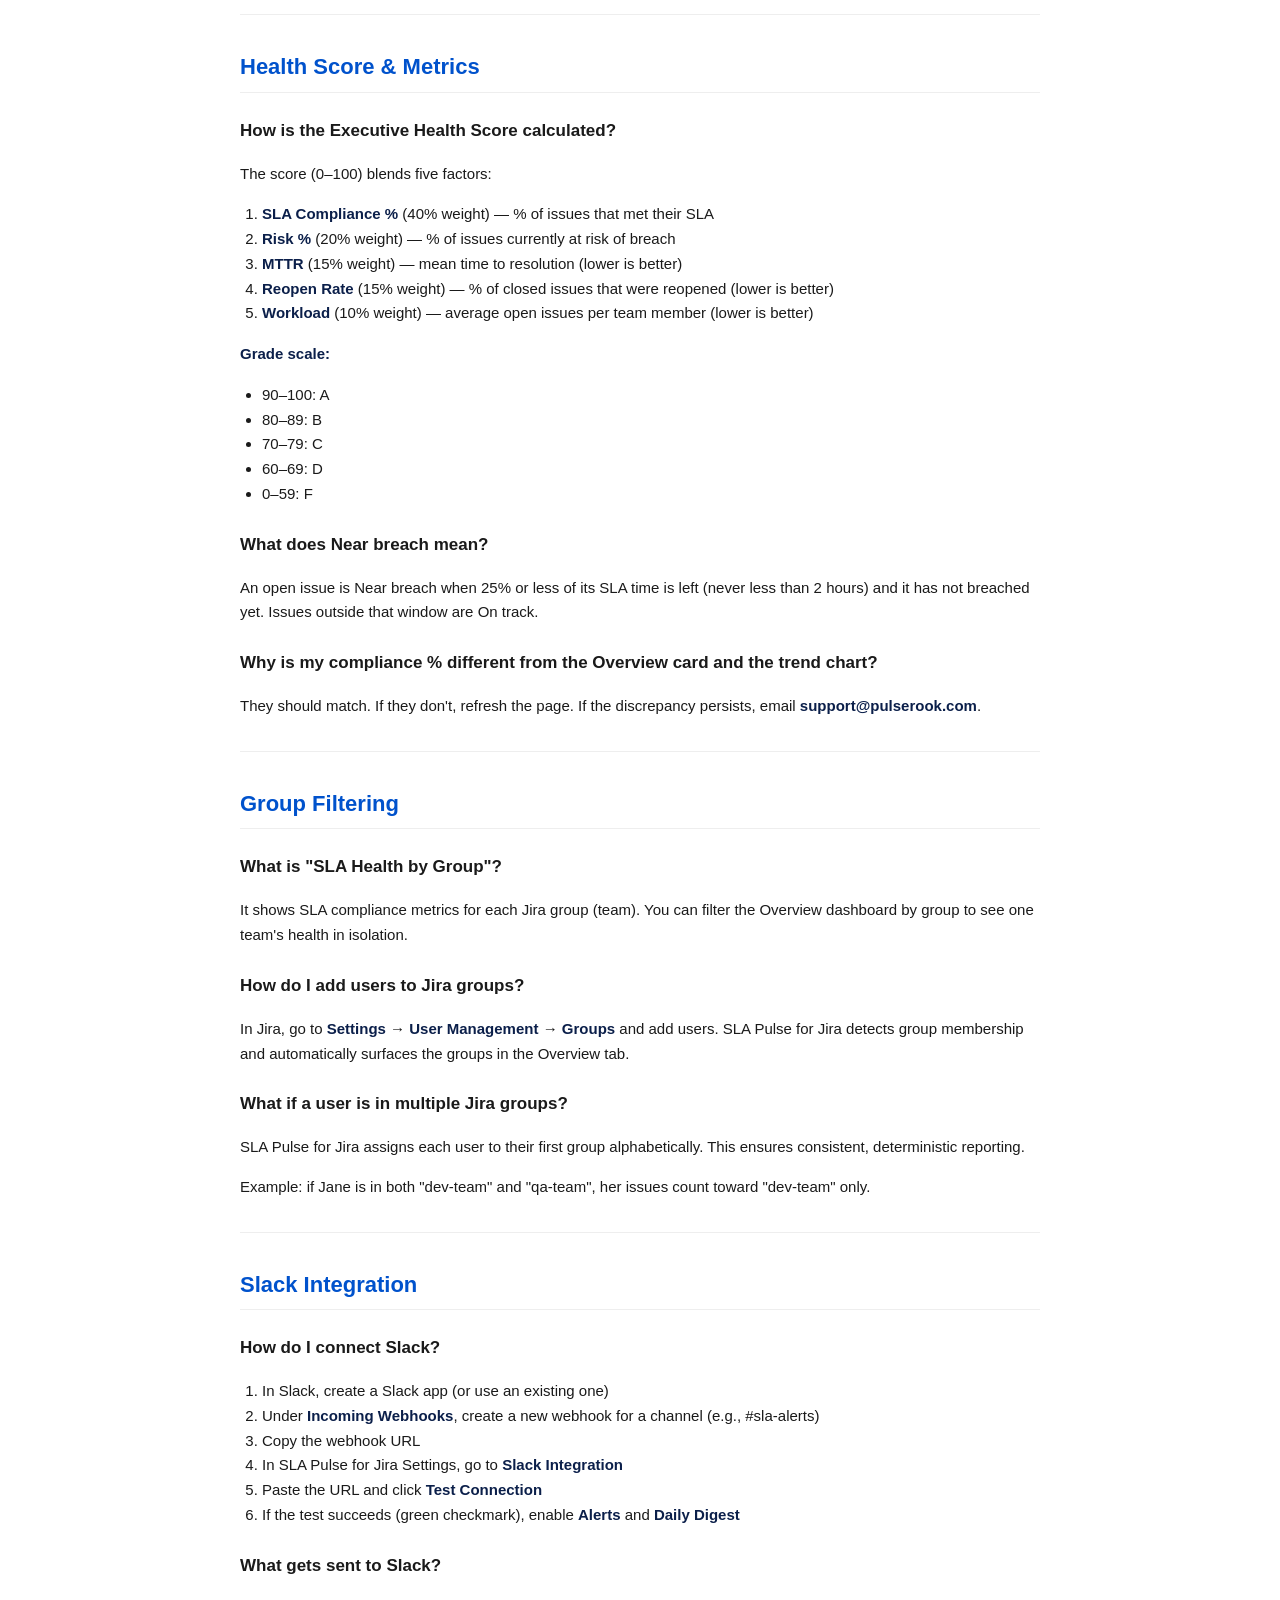
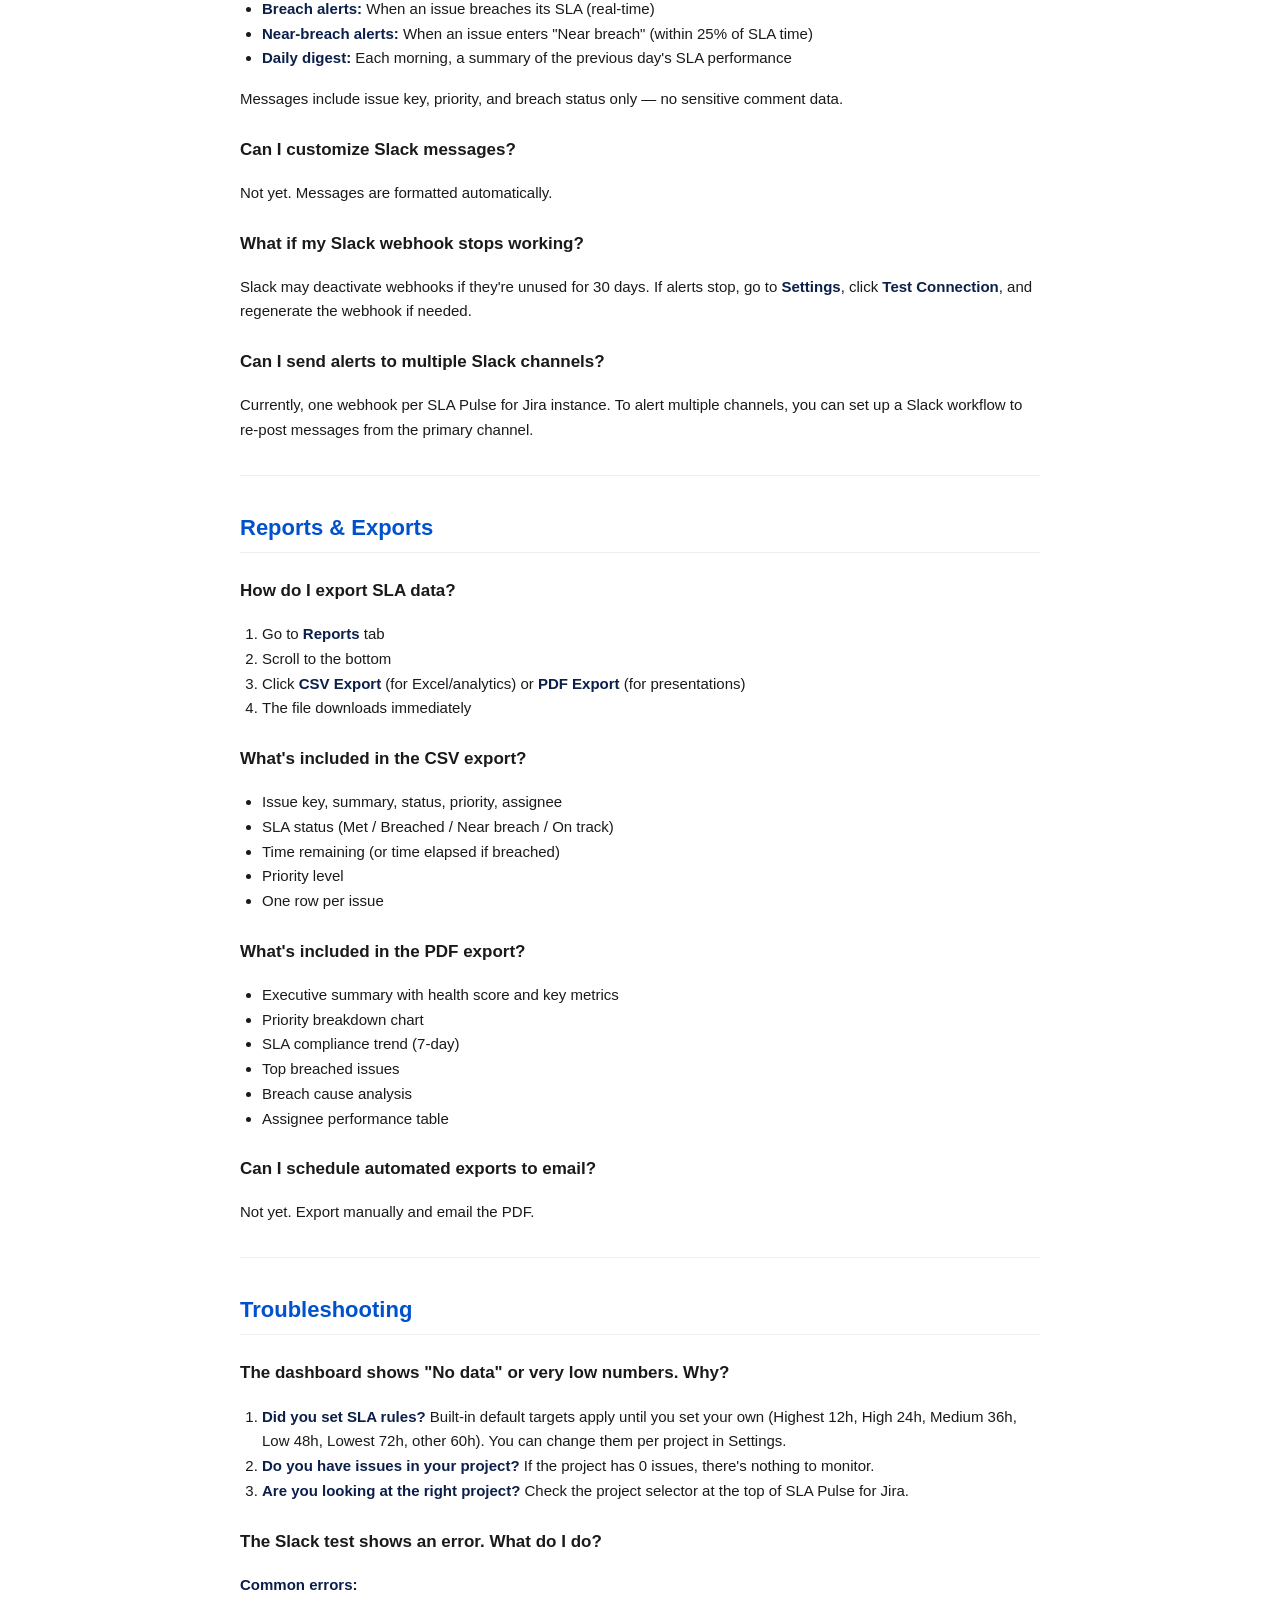
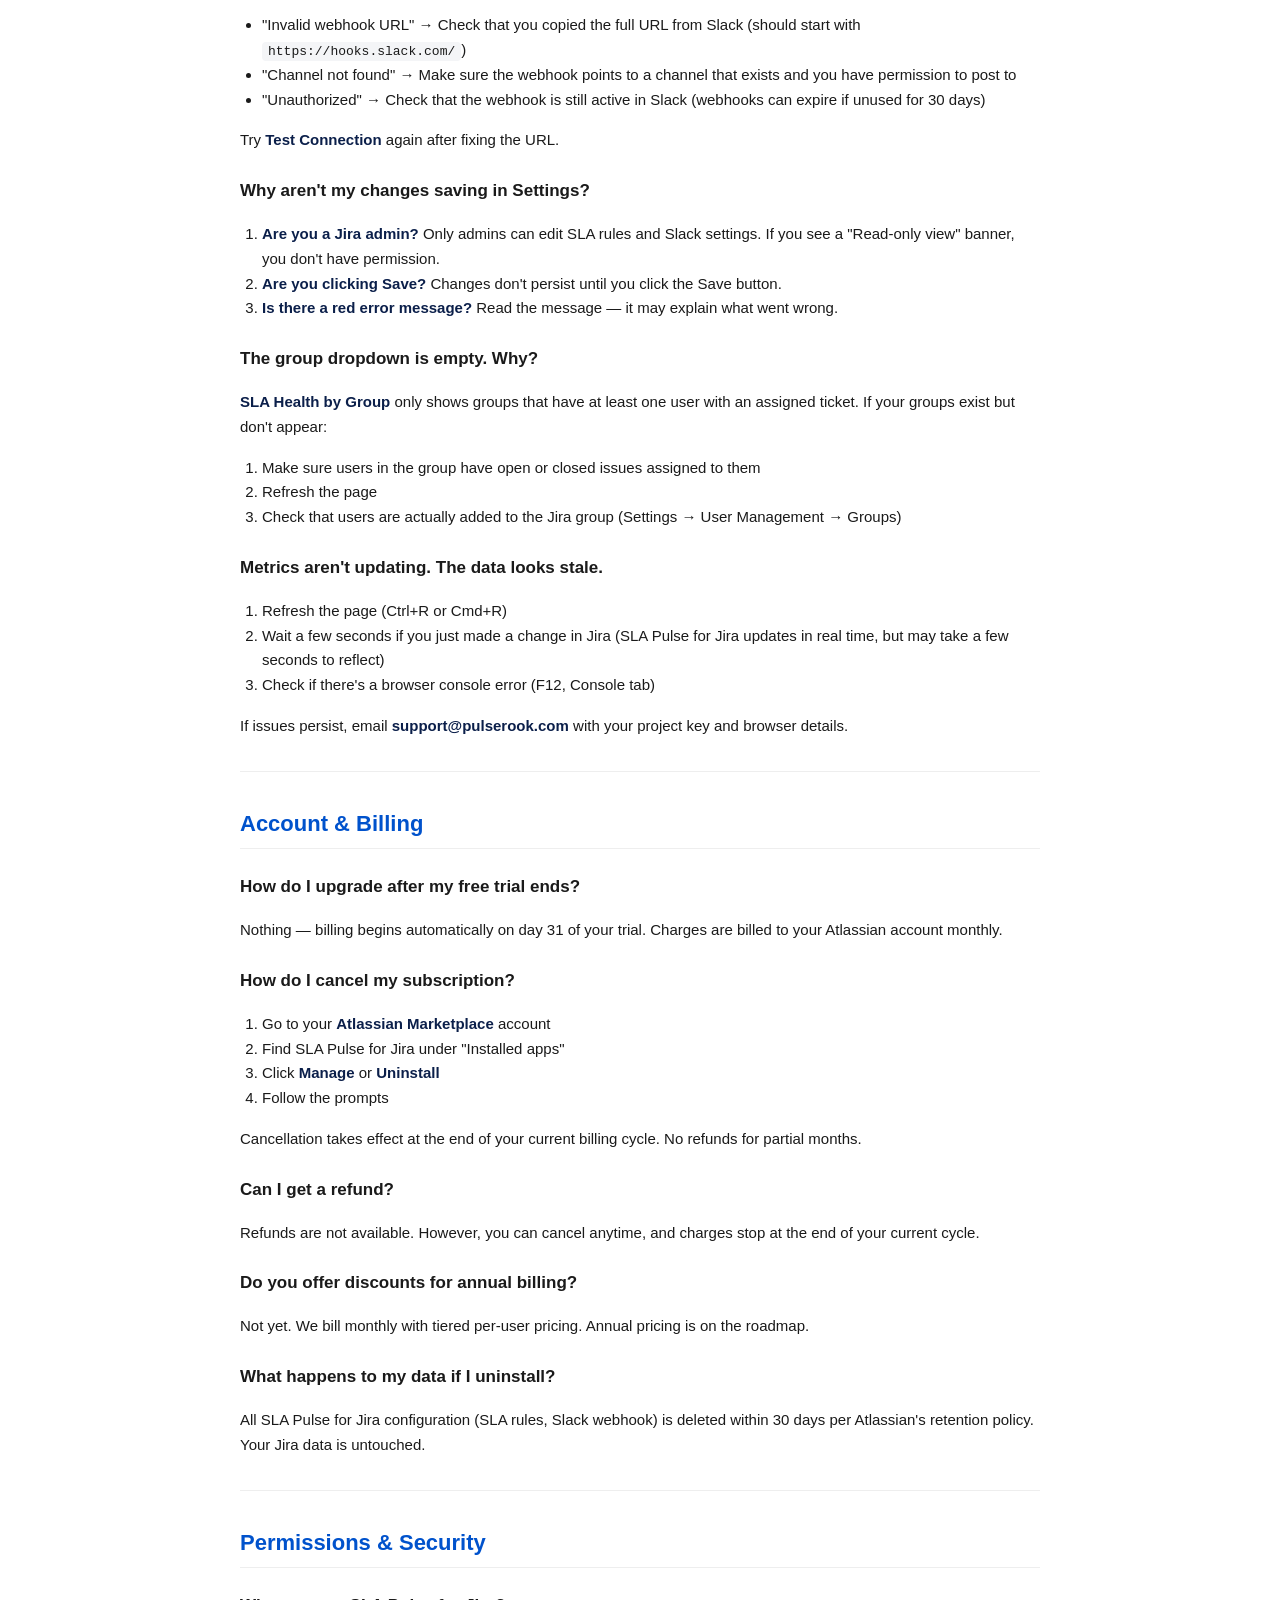
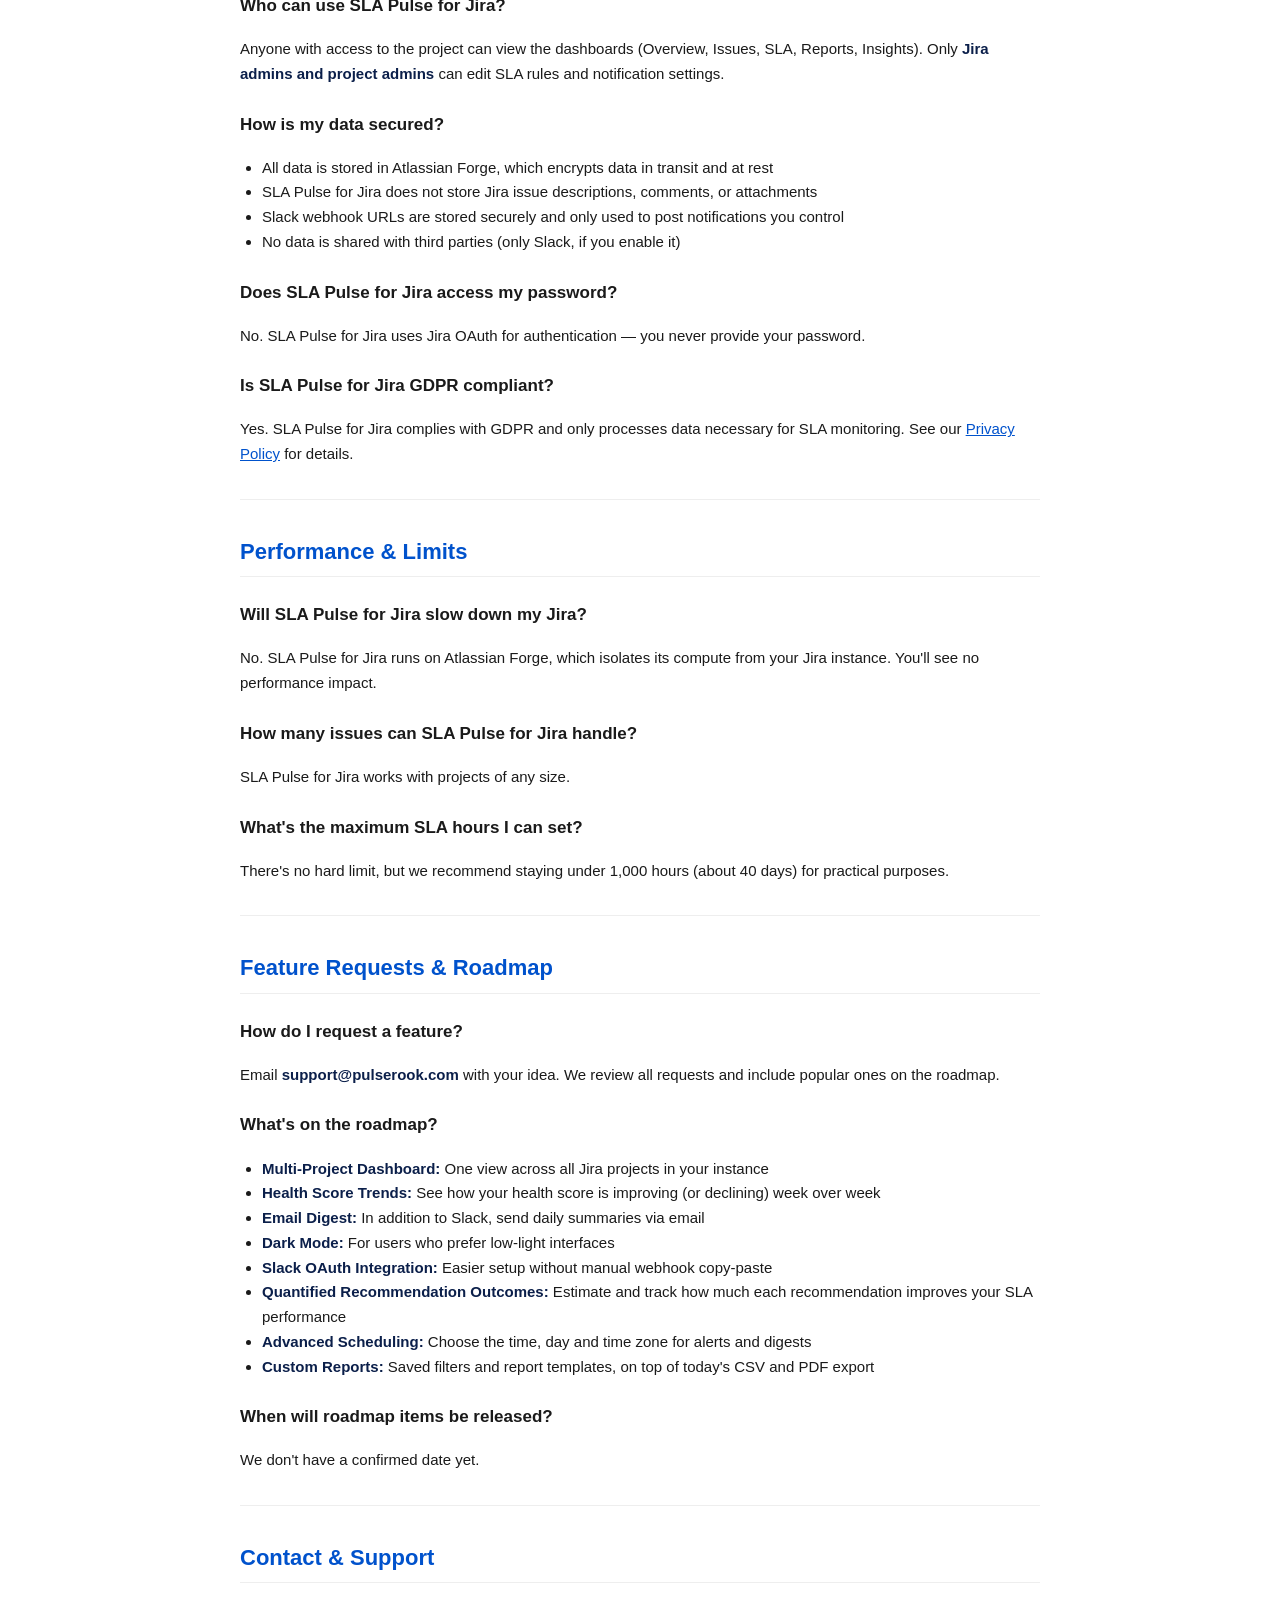
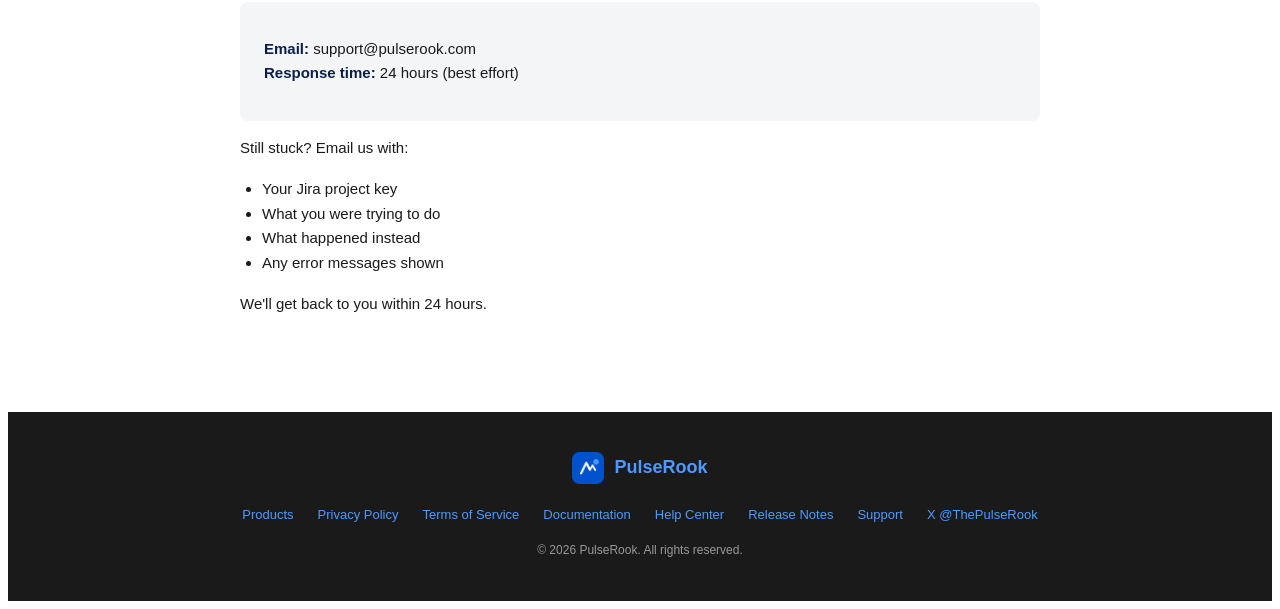
<file: help-center.html>
<!DOCTYPE html>
<html lang="en">
<head>
<meta charset="UTF-8">
<meta name="viewport" content="width=device-width, initial-scale=1.0">
<title>SLA Pulse for Jira Help Center &amp; FAQ | PulseRook</title>
<meta name="description" content="Answers about installing, configuring and using SLA Pulse for Jira: SLA rules, Slack alerts, reports and exports, billing, permissions and troubleshooting.">
<link rel="canonical" href="https://pulserook.com/help-center.html">
<meta property="og:type" content="website">
<meta property="og:site_name" content="PulseRook">
<meta property="og:title" content="SLA Pulse for Jira Help Center &amp; FAQ | PulseRook">
<meta property="og:description" content="Answers about installing, configuring and using SLA Pulse for Jira: SLA rules, Slack alerts, reports and exports, billing, permissions and troubleshooting.">
<meta property="og:url" content="https://pulserook.com/help-center.html">
<meta property="og:image" content="https://pulserook.com/assets/pulserook-logo.png">
<link rel="icon" type="image/png" href="assets/pulserook-logo.png">
<link rel="stylesheet" href="assets/site.css">
<style>
  body { font-family: -apple-system, BlinkMacSystemFont, "Segoe UI", Roboto, Helvetica, Arial, sans-serif; color: #1a1a1a; line-height: 1.65; }
  .page-content { max-width: 800px; margin: 0 auto; padding: 48px 24px 80px; }
  h1 { font-size: 30px; margin-top: 40px; }
  h2 { font-size: 22px; margin-top: 34px; color: #0052CC; border-bottom: 1px solid #eee; padding-bottom: 6px; }
  h3 { font-size: 17px; margin-top: 24px; }
  p, li { font-size: 15px; }
  a { color: #0052CC; }
  code { background: #f4f5f7; padding: 2px 6px; border-radius: 4px; font-size: 13px; }
  ul, ol { padding-left: 22px; }
  hr { border: none; border-top: 1px solid #eee; margin: 32px 0; }
  strong { color: #0b1f4a; }
  .toc { background: #f9f9f9; border: 1px solid #e0e0e0; border-radius: 8px; padding: 20px 24px; margin: 24px 0; }
  .toc h2 { margin-top: 0; border-bottom: none; padding-bottom: 0; font-size: 16px; }
  .toc ul { columns: 2; padding-left: 18px; }
  .toc li { font-size: 14px; margin: 4px 0; break-inside: avoid; }
  .contact-box { background: #f4f5f7; border-radius: 8px; padding: 20px 24px; margin-top: 16px; }
  .video-tutorial { margin: 24px 0 32px; }
  .video-tutorial h3 { margin-top: 0; margin-bottom: 12px; }
  .video-wrapper { position: relative; width: 100%; aspect-ratio: 16 / 9; border-radius: 8px; overflow: hidden; border: 1px solid #e0e0e0; box-shadow: 0 4px 12px rgba(0, 82, 204, 0.12); }
  .video-wrapper iframe { position: absolute; top: 0; left: 0; width: 100%; height: 100%; border: 0; display: block; }
  @media (max-width: 600px) {
    .toc ul { columns: 1; }
  }
</style>
</head>
<body>
  <header class="site-header">
    <div class="site-header-inner">
      <a href="index.html" class="brand">
        <img src="assets/pulserook-logo.png" alt="PulseRook logo" class="brand-logo">
        <span class="brand-name">PulseRook</span>
      </a>
      <input type="checkbox" id="nav-toggle" class="nav-toggle-checkbox">
      <label for="nav-toggle" class="nav-toggle-label" aria-label="Toggle menu">
        <span></span><span></span><span></span>
      </label>
      <nav class="site-nav">
        <a href="index.html#products">Products</a>
        <a href="documentation.html">Docs</a>
        <a href="help-center.html">Help Center</a>
        <a href="mailto:support@pulserook.com">Support</a>
      </nav>
    </div>
  </header>
  <div class="page-content">
  <h1>SLA Pulse for Jira Help Center &amp; FAQ</h1>

  <nav class="toc">
    <h2>On this page</h2>
    <ul>
      <li><a href="#installation-setup">Installation &amp; Setup</a></li>
      <li><a href="#sla-configuration">SLA Configuration</a></li>
      <li><a href="#health-score-metrics">Health Score &amp; Metrics</a></li>
      <li><a href="#group-filtering">Group Filtering</a></li>
      <li><a href="#slack-integration">Slack Integration</a></li>
      <li><a href="#reports-exports">Reports &amp; Exports</a></li>
      <li><a href="#troubleshooting">Troubleshooting</a></li>
      <li><a href="#account-billing">Account &amp; Billing</a></li>
      <li><a href="#permissions-security">Permissions &amp; Security</a></li>
      <li><a href="#performance-limits">Performance &amp; Limits</a></li>
      <li><a href="#feature-requests-roadmap">Feature Requests &amp; Roadmap</a></li>
      <li><a href="#contact-support">Contact &amp; Support</a></li>
    </ul>
  </nav>

  <h2 id="installation-setup">Installation &amp; Setup</h2>

  <h3>How do I install SLA Pulse for Jira?</h3>
  <ol>
    <li>Go to the <a href="https://marketplace.atlassian.com/apps/3460167006/sla-pulse-for-jira">Atlassian Marketplace</a></li>
    <li>Search for "SLA Pulse for Jira"</li>
    <li>Click <strong>Install</strong></li>
    <li>Authorize the required Jira permissions</li>
    <li>Open SLA Pulse for Jira in your Jira project sidebar</li>
    <li>Select your project and go to <strong>Settings</strong> to configure SLA rules</li>
  </ol>

  <div class="video-tutorial">
    <h3>SLA Pulse for Jira 2.9.0: quick demo</h3>
    <div class="video-wrapper">
      <iframe
        src="https://www.youtube-nocookie.com/embed/vorbeARuBMI"
        title="SLA Pulse for Jira: per-project SLA rules, working hours and pause-the-clock (80-second demo)"
        allow="accelerometer; clipboard-write; encrypted-media; gyroscope; picture-in-picture"
        allowfullscreen
        loading="lazy"></iframe>
    </div>
  </div>

  <div class="video-tutorial">
    <h3>See SLA Pulse for Jira in action — real-time SLA monitoring</h3>
    <div class="video-wrapper">
      <iframe
        src="https://www.youtube.com/embed/7v_6nuRh0h0"
        title="Stop Missing SLA Deadlines | SLA Pulse for Jira"
        allow="accelerometer; autoplay; clipboard-write; encrypted-media; gyroscope; picture-in-picture"
        allowfullscreen
        loading="lazy"></iframe>
    </div>
  </div>

  <h3>What permissions does SLA Pulse for Jira need?</h3>
  <p>SLA Pulse for Jira requests the following Jira scopes:</p>
  <ul>
    <li><code>read:jira-work</code> — read issue data (status, priority, timestamps, assignee)</li>
    <li><code>read:jira-user</code> — read user profiles and group membership</li>
    <li><code>read:servicedesk-request</code> — read Service Desk requests (if applicable)</li>
    <li><code>storage:app</code> — store your configuration (SLA rules, webhook URLs)</li>
  </ul>
  <p>These permissions are required for the app to function. SLA Pulse for Jira does not access issue descriptions, comments, or other Atlassian products.</p>

  <h3>Can I use SLA Pulse for Jira with multiple projects?</h3>
  <p>Currently, SLA Pulse for Jira monitors one project at a time; use Change project to switch, and each project can have its own rules. Multi-project monitoring is on the roadmap.</p>
  <p>Open the project you want with Change project. Each project can have its own SLA rules, working hours and pause statuses.</p>

  <h3>How long is the free trial?</h3>
  <p>Free 30-day trial, then tiered pricing starting at $19/month. You can cancel anytime.</p>

  <hr />

  <h2 id="sla-configuration">SLA Configuration</h2>

  <h3>How do I set up SLA rules?</h3>
  <ol>
    <li>Go to <strong>Settings</strong> tab (Jira administrators can edit the site default; a project's administrators can edit their own project's rules)</li>
    <li>Under <strong>SLA Rules</strong>, you'll see priority levels: Highest, High, Medium, Low, Lowest</li>
    <li>Click on the hours for each priority to edit</li>
    <li>Set your team's SLA hours (e.g., Highest = 4 hours, High = 8 hours, etc.)</li>
    <li>(Optional) Targets can also be set per issue type</li>
    <li>Click <strong>Save SLA Rules</strong></li>
  </ol>
  <p>A project's administrators can customise their own project in Settings.</p>
  <p>Rules apply immediately to all issues in the selected project and period, including finished ones.</p>

  <h3>Can I set different SLA rules per project?</h3>
  <p>SLA targets can be set per project. Jira administrators set the site default, and a project's administrators can give their project its own rules from the Settings tab. Projects without their own rules follow the site default.</p>

  <h3>Can I have different SLA rules for Service Desk vs. regular issues?</h3>
  <p>Yes, as of v2.7.0. You can set different SLA hours per priority for each issue type in a project (for example, Incident vs. Service Request), including Service Desk request types.</p>

  <h3>What happens if I change SLA rules mid-project?</h3>
  <p>New rules apply immediately to all issues going forward. Issues that were already created use the rules in effect when they were created (for consistency).</p>

  <hr />

  <h2 id="health-score-metrics">Health Score &amp; Metrics</h2>

  <h3>How is the Executive Health Score calculated?</h3>
  <p>The score (0–100) blends five factors:</p>
  <ol>
    <li><strong>SLA Compliance %</strong> (40% weight) — % of issues that met their SLA</li>
    <li><strong>Risk %</strong> (20% weight) — % of issues currently at risk of breach</li>
    <li><strong>MTTR</strong> (15% weight) — mean time to resolution (lower is better)</li>
    <li><strong>Reopen Rate</strong> (15% weight) — % of closed issues that were reopened (lower is better)</li>
    <li><strong>Workload</strong> (10% weight) — average open issues per team member (lower is better)</li>
  </ol>
  <p><strong>Grade scale:</strong></p>
  <ul>
    <li>90–100: A</li>
    <li>80–89: B</li>
    <li>70–79: C</li>
    <li>60–69: D</li>
    <li>0–59: F</li>
  </ul>

  <h3>What does Near breach mean?</h3>
  <p>An open issue is Near breach when 25% or less of its SLA time is left (never less than 2 hours) and it has not breached yet. Issues outside that window are On track.</p>

  <h3>Why is my compliance % different from the Overview card and the trend chart?</h3>
  <p>They should match. If they don't, refresh the page. If the discrepancy persists, email <strong>support@pulserook.com</strong>.</p>

  <hr />

  <h2 id="group-filtering">Group Filtering</h2>

  <h3>What is "SLA Health by Group"?</h3>
  <p>It shows SLA compliance metrics for each Jira group (team). You can filter the Overview dashboard by group to see one team's health in isolation.</p>

  <h3>How do I add users to Jira groups?</h3>
  <p>In Jira, go to <strong>Settings</strong> → <strong>User Management</strong> → <strong>Groups</strong> and add users. SLA Pulse for Jira detects group membership and automatically surfaces the groups in the Overview tab.</p>

  <h3>What if a user is in multiple Jira groups?</h3>
  <p>SLA Pulse for Jira assigns each user to their first group alphabetically. This ensures consistent, deterministic reporting.</p>
  <p>Example: if Jane is in both "dev-team" and "qa-team", her issues count toward "dev-team" only.</p>

  <hr />

  <h2 id="slack-integration">Slack Integration</h2>

  <h3>How do I connect Slack?</h3>
  <ol>
    <li>In Slack, create a Slack app (or use an existing one)</li>
    <li>Under <strong>Incoming Webhooks</strong>, create a new webhook for a channel (e.g., #sla-alerts)</li>
    <li>Copy the webhook URL</li>
    <li>In SLA Pulse for Jira Settings, go to <strong>Slack Integration</strong></li>
    <li>Paste the URL and click <strong>Test Connection</strong></li>
    <li>If the test succeeds (green checkmark), enable <strong>Alerts</strong> and <strong>Daily Digest</strong></li>
  </ol>

  <h3>What gets sent to Slack?</h3>
  <ul>
    <li><strong>Breach alerts:</strong> When an issue breaches its SLA (real-time)</li>
    <li><strong>Near-breach alerts:</strong> When an issue enters "Near breach" (within 25% of SLA time)</li>
    <li><strong>Daily digest:</strong> Each morning, a summary of the previous day's SLA performance</li>
  </ul>
  <p>Messages include issue key, priority, and breach status only — no sensitive comment data.</p>

  <h3>Can I customize Slack messages?</h3>
  <p>Not yet. Messages are formatted automatically.</p>

  <h3>What if my Slack webhook stops working?</h3>
  <p>Slack may deactivate webhooks if they're unused for 30 days. If alerts stop, go to <strong>Settings</strong>, click <strong>Test Connection</strong>, and regenerate the webhook if needed.</p>

  <h3>Can I send alerts to multiple Slack channels?</h3>
  <p>Currently, one webhook per SLA Pulse for Jira instance. To alert multiple channels, you can set up a Slack workflow to re-post messages from the primary channel.</p>

  <hr />

  <h2 id="reports-exports">Reports &amp; Exports</h2>

  <h3>How do I export SLA data?</h3>
  <ol>
    <li>Go to <strong>Reports</strong> tab</li>
    <li>Scroll to the bottom</li>
    <li>Click <strong>CSV Export</strong> (for Excel/analytics) or <strong>PDF Export</strong> (for presentations)</li>
    <li>The file downloads immediately</li>
  </ol>

  <h3>What's included in the CSV export?</h3>
  <ul>
    <li>Issue key, summary, status, priority, assignee</li>
    <li>SLA status (Met / Breached / Near breach / On track)</li>
    <li>Time remaining (or time elapsed if breached)</li>
    <li>Priority level</li>
    <li>One row per issue</li>
  </ul>

  <h3>What's included in the PDF export?</h3>
  <ul>
    <li>Executive summary with health score and key metrics</li>
    <li>Priority breakdown chart</li>
    <li>SLA compliance trend (7-day)</li>
    <li>Top breached issues</li>
    <li>Breach cause analysis</li>
    <li>Assignee performance table</li>
  </ul>

  <h3>Can I schedule automated exports to email?</h3>
  <p>Not yet. Export manually and email the PDF.</p>

  <hr />

  <h2 id="troubleshooting">Troubleshooting</h2>

  <h3>The dashboard shows "No data" or very low numbers. Why?</h3>
  <ol>
    <li><strong>Did you set SLA rules?</strong> Built-in default targets apply until you set your own (Highest 12h, High 24h, Medium 36h, Low 48h, Lowest 72h, other 60h). You can change them per project in Settings.</li>
    <li><strong>Do you have issues in your project?</strong> If the project has 0 issues, there's nothing to monitor.</li>
    <li><strong>Are you looking at the right project?</strong> Check the project selector at the top of SLA Pulse for Jira.</li>
  </ol>

  <h3>The Slack test shows an error. What do I do?</h3>
  <p><strong>Common errors:</strong></p>
  <ul>
    <li>"Invalid webhook URL" → Check that you copied the full URL from Slack (should start with <code>https://hooks.slack.com/</code>)</li>
    <li>"Channel not found" → Make sure the webhook points to a channel that exists and you have permission to post to</li>
    <li>"Unauthorized" → Check that the webhook is still active in Slack (webhooks can expire if unused for 30 days)</li>
  </ul>
  <p>Try <strong>Test Connection</strong> again after fixing the URL.</p>

  <h3>Why aren't my changes saving in Settings?</h3>
  <ol>
    <li><strong>Are you a Jira admin?</strong> Only admins can edit SLA rules and Slack settings. If you see a "Read-only view" banner, you don't have permission.</li>
    <li><strong>Are you clicking Save?</strong> Changes don't persist until you click the Save button.</li>
    <li><strong>Is there a red error message?</strong> Read the message — it may explain what went wrong.</li>
  </ol>

  <h3>The group dropdown is empty. Why?</h3>
  <p><strong>SLA Health by Group</strong> only shows groups that have at least one user with an assigned ticket. If your groups exist but don't appear:</p>
  <ol>
    <li>Make sure users in the group have open or closed issues assigned to them</li>
    <li>Refresh the page</li>
    <li>Check that users are actually added to the Jira group (Settings → User Management → Groups)</li>
  </ol>

  <h3>Metrics aren't updating. The data looks stale.</h3>
  <ol>
    <li>Refresh the page (Ctrl+R or Cmd+R)</li>
    <li>Wait a few seconds if you just made a change in Jira (SLA Pulse for Jira updates in real time, but may take a few seconds to reflect)</li>
    <li>Check if there's a browser console error (F12, Console tab)</li>
  </ol>
  <p>If issues persist, email <strong>support@pulserook.com</strong> with your project key and browser details.</p>

  <hr />

  <h2 id="account-billing">Account &amp; Billing</h2>

  <h3>How do I upgrade after my free trial ends?</h3>
  <p>Nothing — billing begins automatically on day 31 of your trial. Charges are billed to your Atlassian account monthly.</p>

  <h3>How do I cancel my subscription?</h3>
  <ol>
    <li>Go to your <strong>Atlassian Marketplace</strong> account</li>
    <li>Find SLA Pulse for Jira under "Installed apps"</li>
    <li>Click <strong>Manage</strong> or <strong>Uninstall</strong></li>
    <li>Follow the prompts</li>
  </ol>
  <p>Cancellation takes effect at the end of your current billing cycle. No refunds for partial months.</p>

  <h3>Can I get a refund?</h3>
  <p>Refunds are not available. However, you can cancel anytime, and charges stop at the end of your current cycle.</p>

  <h3>Do you offer discounts for annual billing?</h3>
  <p>Not yet. We bill monthly with tiered per-user pricing. Annual pricing is on the roadmap.</p>

  <h3>What happens to my data if I uninstall?</h3>
  <p>All SLA Pulse for Jira configuration (SLA rules, Slack webhook) is deleted within 30 days per Atlassian's retention policy. Your Jira data is untouched.</p>

  <hr />

  <h2 id="permissions-security">Permissions &amp; Security</h2>

  <h3>Who can use SLA Pulse for Jira?</h3>
  <p>Anyone with access to the project can view the dashboards (Overview, Issues, SLA, Reports, Insights). Only <strong>Jira admins and project admins</strong> can edit SLA rules and notification settings.</p>

  <h3>How is my data secured?</h3>
  <ul>
    <li>All data is stored in Atlassian Forge, which encrypts data in transit and at rest</li>
    <li>SLA Pulse for Jira does not store Jira issue descriptions, comments, or attachments</li>
    <li>Slack webhook URLs are stored securely and only used to post notifications you control</li>
    <li>No data is shared with third parties (only Slack, if you enable it)</li>
  </ul>

  <h3>Does SLA Pulse for Jira access my password?</h3>
  <p>No. SLA Pulse for Jira uses Jira OAuth for authentication — you never provide your password.</p>

  <h3>Is SLA Pulse for Jira GDPR compliant?</h3>
  <p>Yes. SLA Pulse for Jira complies with GDPR and only processes data necessary for SLA monitoring. See our <a href="privacy.html">Privacy Policy</a> for details.</p>

  <hr />

  <h2 id="performance-limits">Performance &amp; Limits</h2>

  <h3>Will SLA Pulse for Jira slow down my Jira?</h3>
  <p>No. SLA Pulse for Jira runs on Atlassian Forge, which isolates its compute from your Jira instance. You'll see no performance impact.</p>

  <h3>How many issues can SLA Pulse for Jira handle?</h3>
  <p>SLA Pulse for Jira works with projects of any size.</p>

  <h3>What's the maximum SLA hours I can set?</h3>
  <p>There's no hard limit, but we recommend staying under 1,000 hours (about 40 days) for practical purposes.</p>

  <hr />

  <h2 id="feature-requests-roadmap">Feature Requests &amp; Roadmap</h2>

  <h3>How do I request a feature?</h3>
  <p>Email <strong>support@pulserook.com</strong> with your idea. We review all requests and include popular ones on the roadmap.</p>

  <h3>What's on the roadmap?</h3>
  <ul>
    <li><strong>Multi-Project Dashboard:</strong> One view across all Jira projects in your instance</li>
    <li><strong>Health Score Trends:</strong> See how your health score is improving (or declining) week over week</li>
    <li><strong>Email Digest:</strong> In addition to Slack, send daily summaries via email</li>
    <li><strong>Dark Mode:</strong> For users who prefer low-light interfaces</li>
    <li><strong>Slack OAuth Integration:</strong> Easier setup without manual webhook copy-paste</li>
    <li><strong>Quantified Recommendation Outcomes:</strong> Estimate and track how much each recommendation improves your SLA performance</li>
    <li><strong>Advanced Scheduling:</strong> Choose the time, day and time zone for alerts and digests</li>
    <li><strong>Custom Reports:</strong> Saved filters and report templates, on top of today's CSV and PDF export</li>
  </ul>

  <h3>When will roadmap items be released?</h3>
  <p>We don't have a confirmed date yet.</p>

  <hr />

  <h2 id="contact-support">Contact &amp; Support</h2>

  <div class="contact-box">
    <p><strong>Email:</strong> support@pulserook.com<br>
    <strong>Response time:</strong> 24 hours (best effort)</p>
  </div>

  <p>Still stuck? Email us with:</p>
  <ul>
    <li>Your Jira project key</li>
    <li>What you were trying to do</li>
    <li>What happened instead</li>
    <li>Any error messages shown</li>
  </ul>
  <p>We'll get back to you within 24 hours.</p>
  </div>
  <footer class="site-footer">
    <div class="site-footer-inner">
      <a href="index.html" class="footer-brand">
        <img src="assets/pulserook-logo.png" alt="PulseRook logo" class="footer-logo">
        <span>PulseRook</span>
      </a>
      <div class="footer-links">
        <a href="index.html#products">Products</a>
        <a href="privacy.html">Privacy Policy</a>
        <a href="terms.html">Terms of Service</a>
        <a href="documentation.html">Documentation</a>
        <a href="help-center.html">Help Center</a>
        <a href="release-notes.html">Release Notes</a>
        <a href="mailto:support@pulserook.com">Support</a>
        <a href="https://x.com/ThePulseRook" target="_blank" rel="noopener noreferrer">X @ThePulseRook</a>
      </div>
      <div class="footer-copyright">
        © 2026 PulseRook. All rights reserved.
      </div>
    </div>
  </footer>
</body>
</html>
</file>
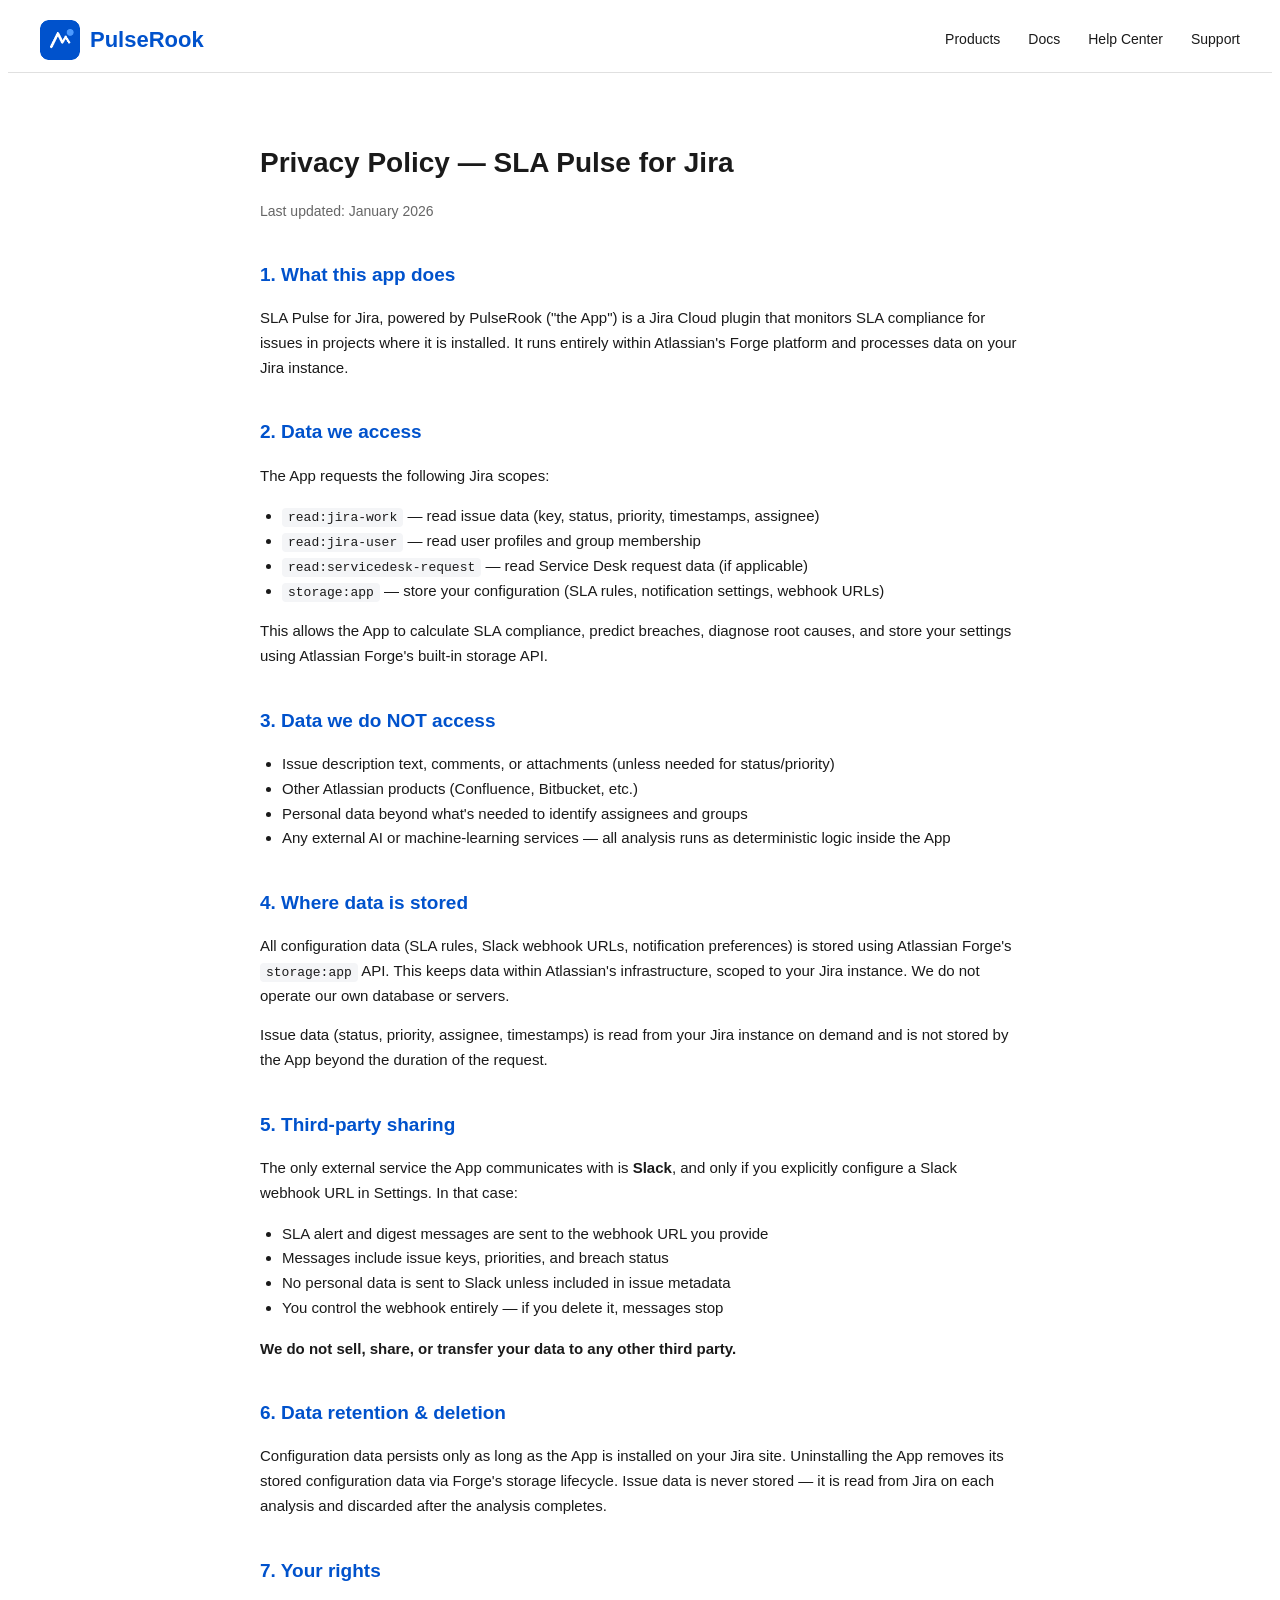
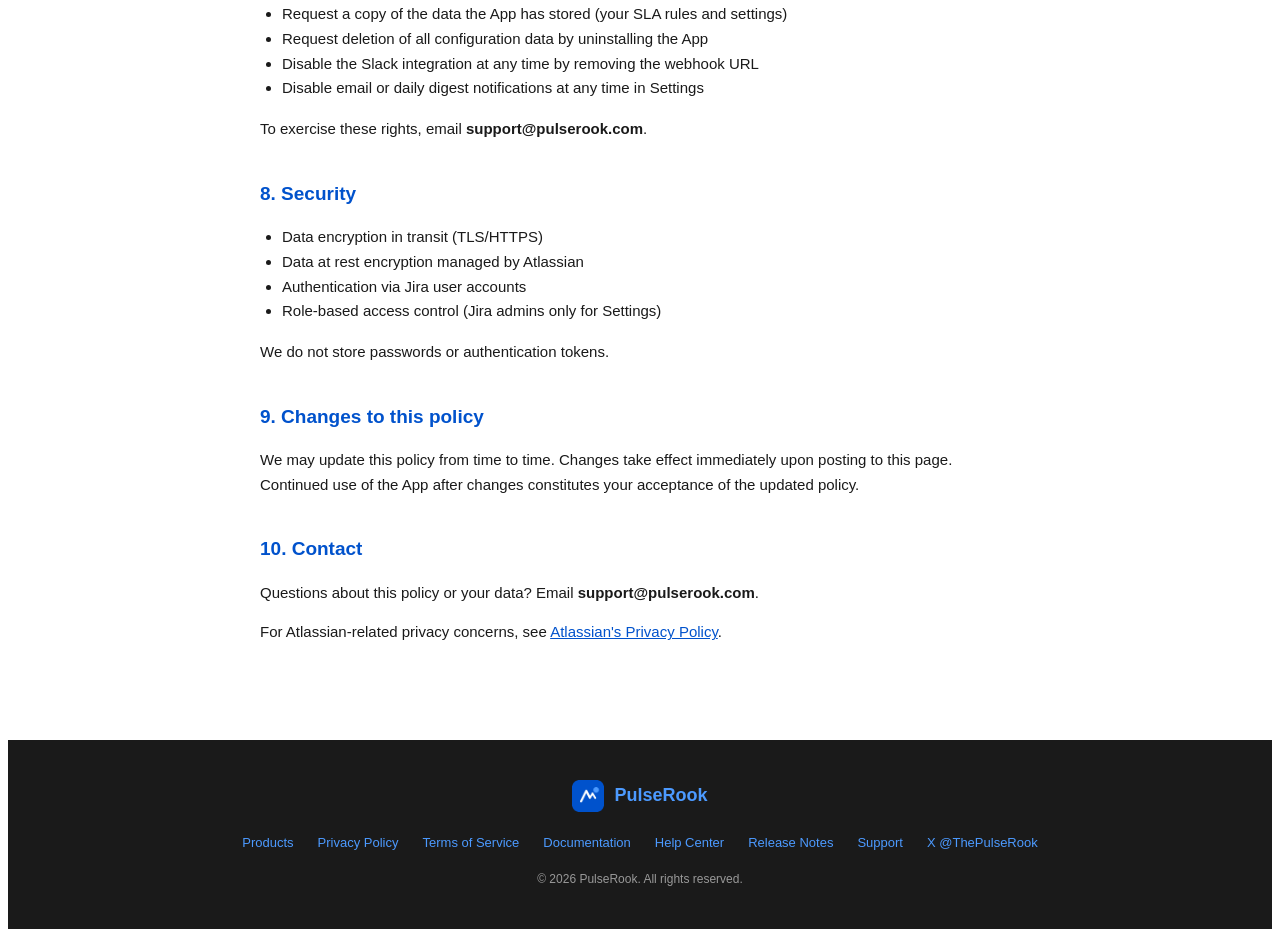
<file: privacy.html>
<!DOCTYPE html>
<html lang="en">
<head>
<meta charset="UTF-8">
<meta name="viewport" content="width=device-width, initial-scale=1.0">
<title>Privacy Policy | SLA Pulse for Jira | PulseRook</title>
<meta name="description" content="How SLA Pulse for Jira handles data: the Jira scopes it requests, what it does not access, where data is stored, retention and deletion, and your rights.">
<link rel="canonical" href="https://pulserook.com/privacy.html">
<meta property="og:type" content="website">
<meta property="og:site_name" content="PulseRook">
<meta property="og:title" content="Privacy Policy | SLA Pulse for Jira | PulseRook">
<meta property="og:description" content="How SLA Pulse for Jira handles data: the Jira scopes it requests, what it does not access, where data is stored, retention and deletion, and your rights.">
<meta property="og:url" content="https://pulserook.com/privacy.html">
<meta property="og:image" content="https://pulserook.com/assets/pulserook-logo.png">
<link rel="icon" type="image/png" href="assets/pulserook-logo.png">
<link rel="stylesheet" href="assets/site.css">
<style>
  body { font-family: -apple-system, BlinkMacSystemFont, "Segoe UI", Roboto, Helvetica, Arial, sans-serif; color: #1a1a1a; line-height: 1.65; }
  .page-content { max-width: 760px; margin: 0 auto; padding: 48px 24px 80px; }
  h1 { font-size: 28px; margin-bottom: 4px; }
  .updated { color: #666; font-size: 14px; margin-bottom: 32px; }
  h2 { font-size: 19px; margin-top: 36px; color: #0052CC; }
  p, li { font-size: 15px; }
  a { color: #0052CC; }
  code { background: #f4f5f7; padding: 2px 6px; border-radius: 4px; font-size: 13px; }
  ul { padding-left: 22px; }
</style>
</head>
<body>
  <header class="site-header">
    <div class="site-header-inner">
      <a href="index.html" class="brand">
        <img src="assets/pulserook-logo.png" alt="PulseRook logo" class="brand-logo">
        <span class="brand-name">PulseRook</span>
      </a>
      <input type="checkbox" id="nav-toggle" class="nav-toggle-checkbox">
      <label for="nav-toggle" class="nav-toggle-label" aria-label="Toggle menu">
        <span></span><span></span><span></span>
      </label>
      <nav class="site-nav">
        <a href="index.html#products">Products</a>
        <a href="documentation.html">Docs</a>
        <a href="help-center.html">Help Center</a>
        <a href="mailto:support@pulserook.com">Support</a>
      </nav>
    </div>
  </header>
  <div class="page-content">
  <h1>Privacy Policy — SLA Pulse for Jira</h1>
  <p class="updated">Last updated: January 2026</p>

  <h2>1. What this app does</h2>
  <p>SLA Pulse for Jira, powered by PulseRook ("the App") is a Jira Cloud plugin that monitors SLA compliance for issues in projects where it is installed. It runs entirely within Atlassian's Forge platform and processes data on your Jira instance.</p>

  <h2>2. Data we access</h2>
  <p>The App requests the following Jira scopes:</p>
  <ul>
    <li><code>read:jira-work</code> — read issue data (key, status, priority, timestamps, assignee)</li>
    <li><code>read:jira-user</code> — read user profiles and group membership</li>
    <li><code>read:servicedesk-request</code> — read Service Desk request data (if applicable)</li>
    <li><code>storage:app</code> — store your configuration (SLA rules, notification settings, webhook URLs)</li>
  </ul>
  <p>This allows the App to calculate SLA compliance, predict breaches, diagnose root causes, and store your settings using Atlassian Forge's built-in storage API.</p>

  <h2>3. Data we do NOT access</h2>
  <ul>
    <li>Issue description text, comments, or attachments (unless needed for status/priority)</li>
    <li>Other Atlassian products (Confluence, Bitbucket, etc.)</li>
    <li>Personal data beyond what's needed to identify assignees and groups</li>
    <li>Any external AI or machine-learning services — all analysis runs as deterministic logic inside the App</li>
  </ul>

  <h2>4. Where data is stored</h2>
  <p>All configuration data (SLA rules, Slack webhook URLs, notification preferences) is stored using Atlassian Forge's <code>storage:app</code> API. This keeps data within Atlassian's infrastructure, scoped to your Jira instance. We do not operate our own database or servers.</p>
  <p>Issue data (status, priority, assignee, timestamps) is read from your Jira instance on demand and is not stored by the App beyond the duration of the request.</p>

  <h2>5. Third-party sharing</h2>
  <p>The only external service the App communicates with is <strong>Slack</strong>, and only if you explicitly configure a Slack webhook URL in Settings. In that case:</p>
  <ul>
    <li>SLA alert and digest messages are sent to the webhook URL you provide</li>
    <li>Messages include issue keys, priorities, and breach status</li>
    <li>No personal data is sent to Slack unless included in issue metadata</li>
    <li>You control the webhook entirely — if you delete it, messages stop</li>
  </ul>
  <p><strong>We do not sell, share, or transfer your data to any other third party.</strong></p>

  <h2>6. Data retention & deletion</h2>
  <p>Configuration data persists only as long as the App is installed on your Jira site. Uninstalling the App removes its stored configuration data via Forge's storage lifecycle. Issue data is never stored — it is read from Jira on each analysis and discarded after the analysis completes.</p>

  <h2>7. Your rights</h2>
  <ul>
    <li>Request a copy of the data the App has stored (your SLA rules and settings)</li>
    <li>Request deletion of all configuration data by uninstalling the App</li>
    <li>Disable the Slack integration at any time by removing the webhook URL</li>
    <li>Disable email or daily digest notifications at any time in Settings</li>
  </ul>
  <p>To exercise these rights, email <strong>support@pulserook.com</strong>.</p>

  <h2>8. Security</h2>
  <ul>
    <li>Data encryption in transit (TLS/HTTPS)</li>
    <li>Data at rest encryption managed by Atlassian</li>
    <li>Authentication via Jira user accounts</li>
    <li>Role-based access control (Jira admins only for Settings)</li>
  </ul>
  <p>We do not store passwords or authentication tokens.</p>

  <h2>9. Changes to this policy</h2>
  <p>We may update this policy from time to time. Changes take effect immediately upon posting to this page. Continued use of the App after changes constitutes your acceptance of the updated policy.</p>

  <h2>10. Contact</h2>
  <p>Questions about this policy or your data? Email <strong>support@pulserook.com</strong>.</p>
  <p>For Atlassian-related privacy concerns, see <a href="https://www.atlassian.com/legal/privacy-policy">Atlassian's Privacy Policy</a>.</p>
  </div>
  <footer class="site-footer">
    <div class="site-footer-inner">
      <a href="index.html" class="footer-brand">
        <img src="assets/pulserook-logo.png" alt="PulseRook logo" class="footer-logo">
        <span>PulseRook</span>
      </a>
      <div class="footer-links">
        <a href="index.html#products">Products</a>
        <a href="privacy.html">Privacy Policy</a>
        <a href="terms.html">Terms of Service</a>
        <a href="documentation.html">Documentation</a>
        <a href="help-center.html">Help Center</a>
        <a href="release-notes.html">Release Notes</a>
        <a href="mailto:support@pulserook.com">Support</a>
        <a href="https://x.com/ThePulseRook" target="_blank" rel="noopener noreferrer">X @ThePulseRook</a>
      </div>
      <div class="footer-copyright">
        © 2026 PulseRook. All rights reserved.
      </div>
    </div>
  </footer>
</body>
</html>
</file>
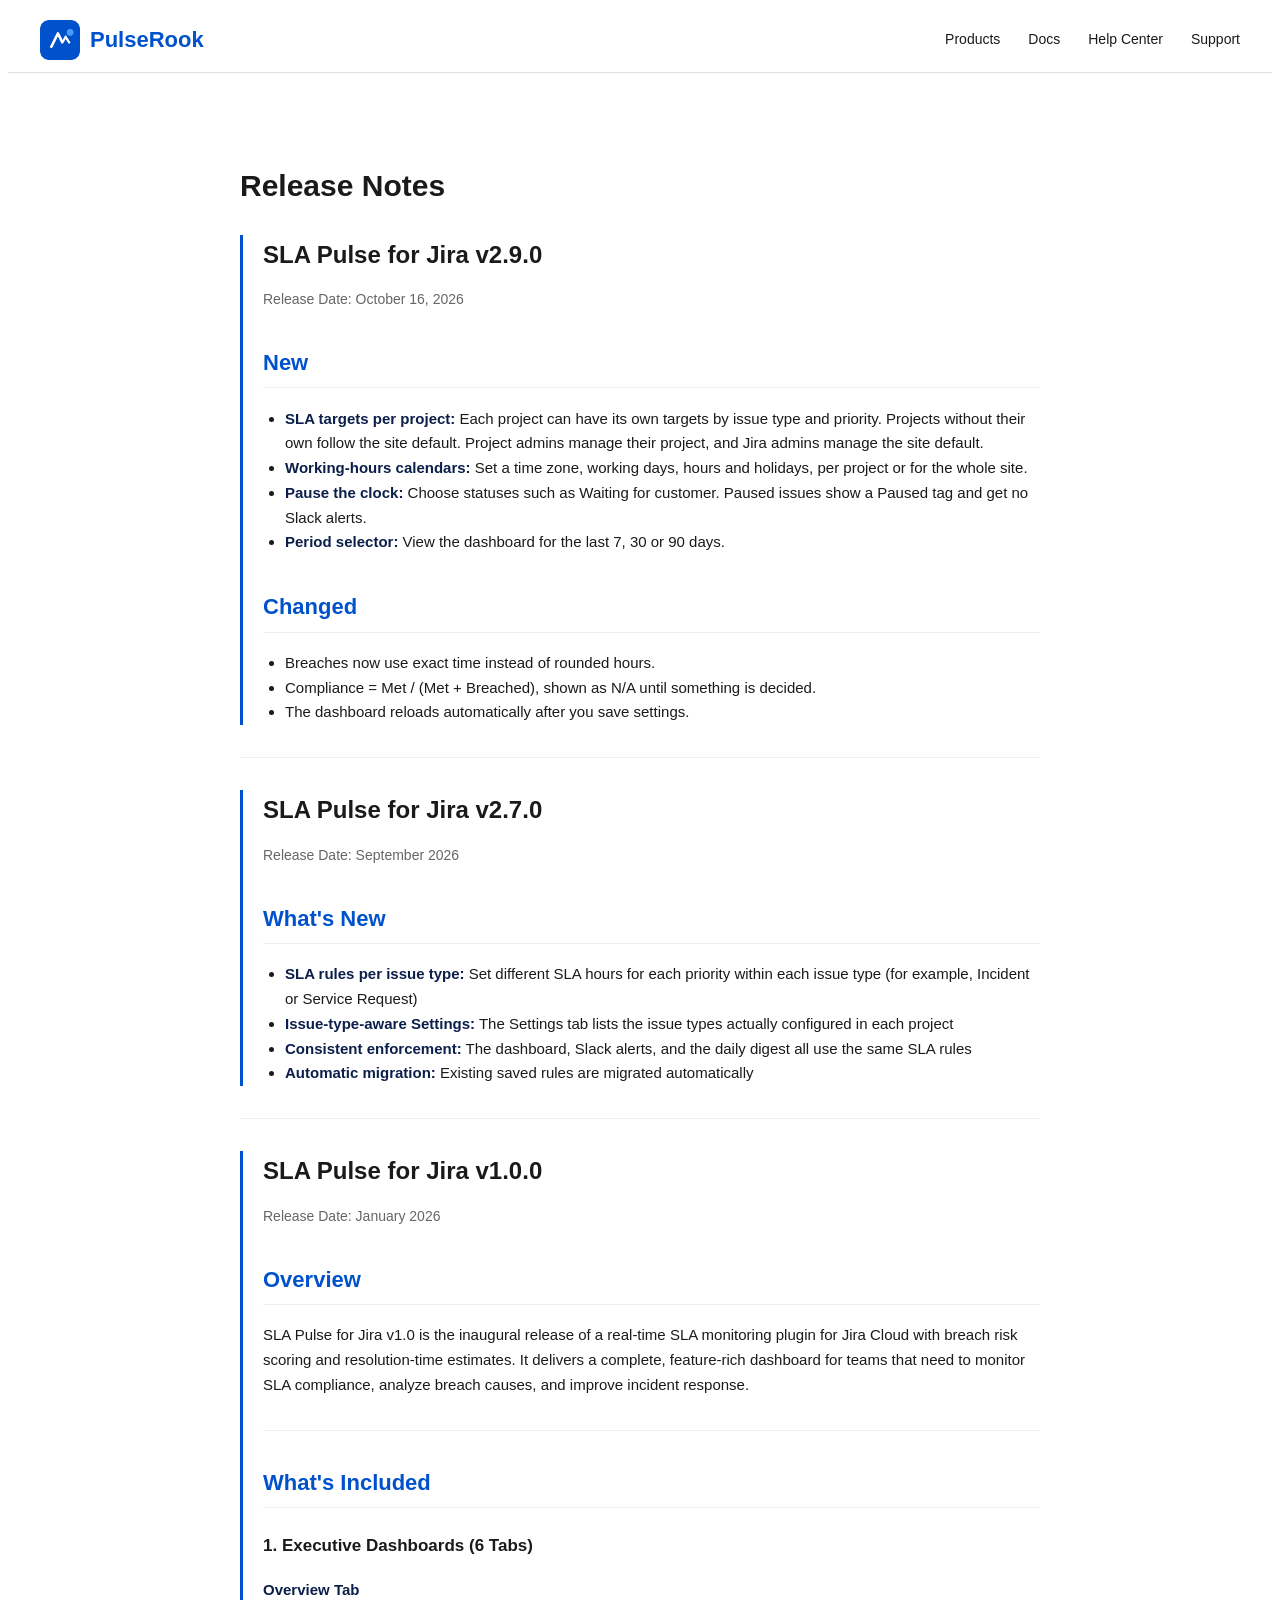
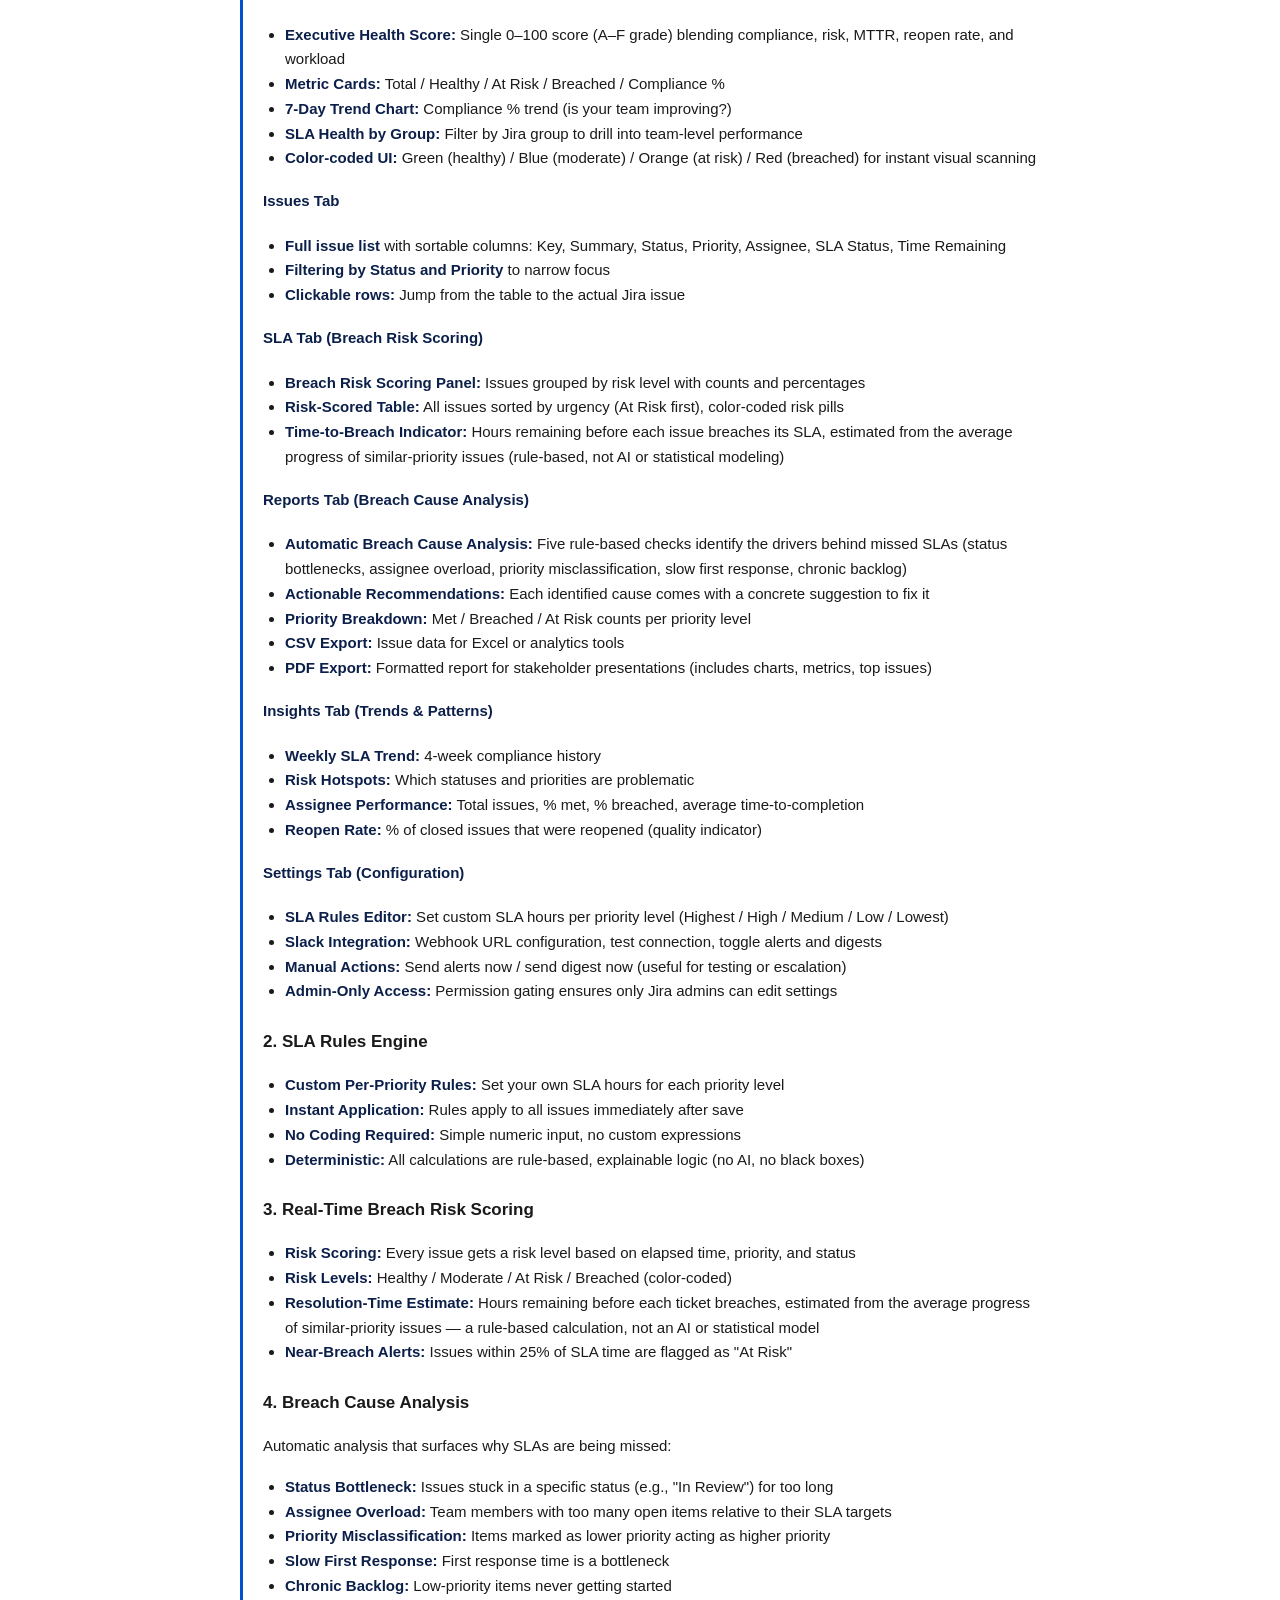
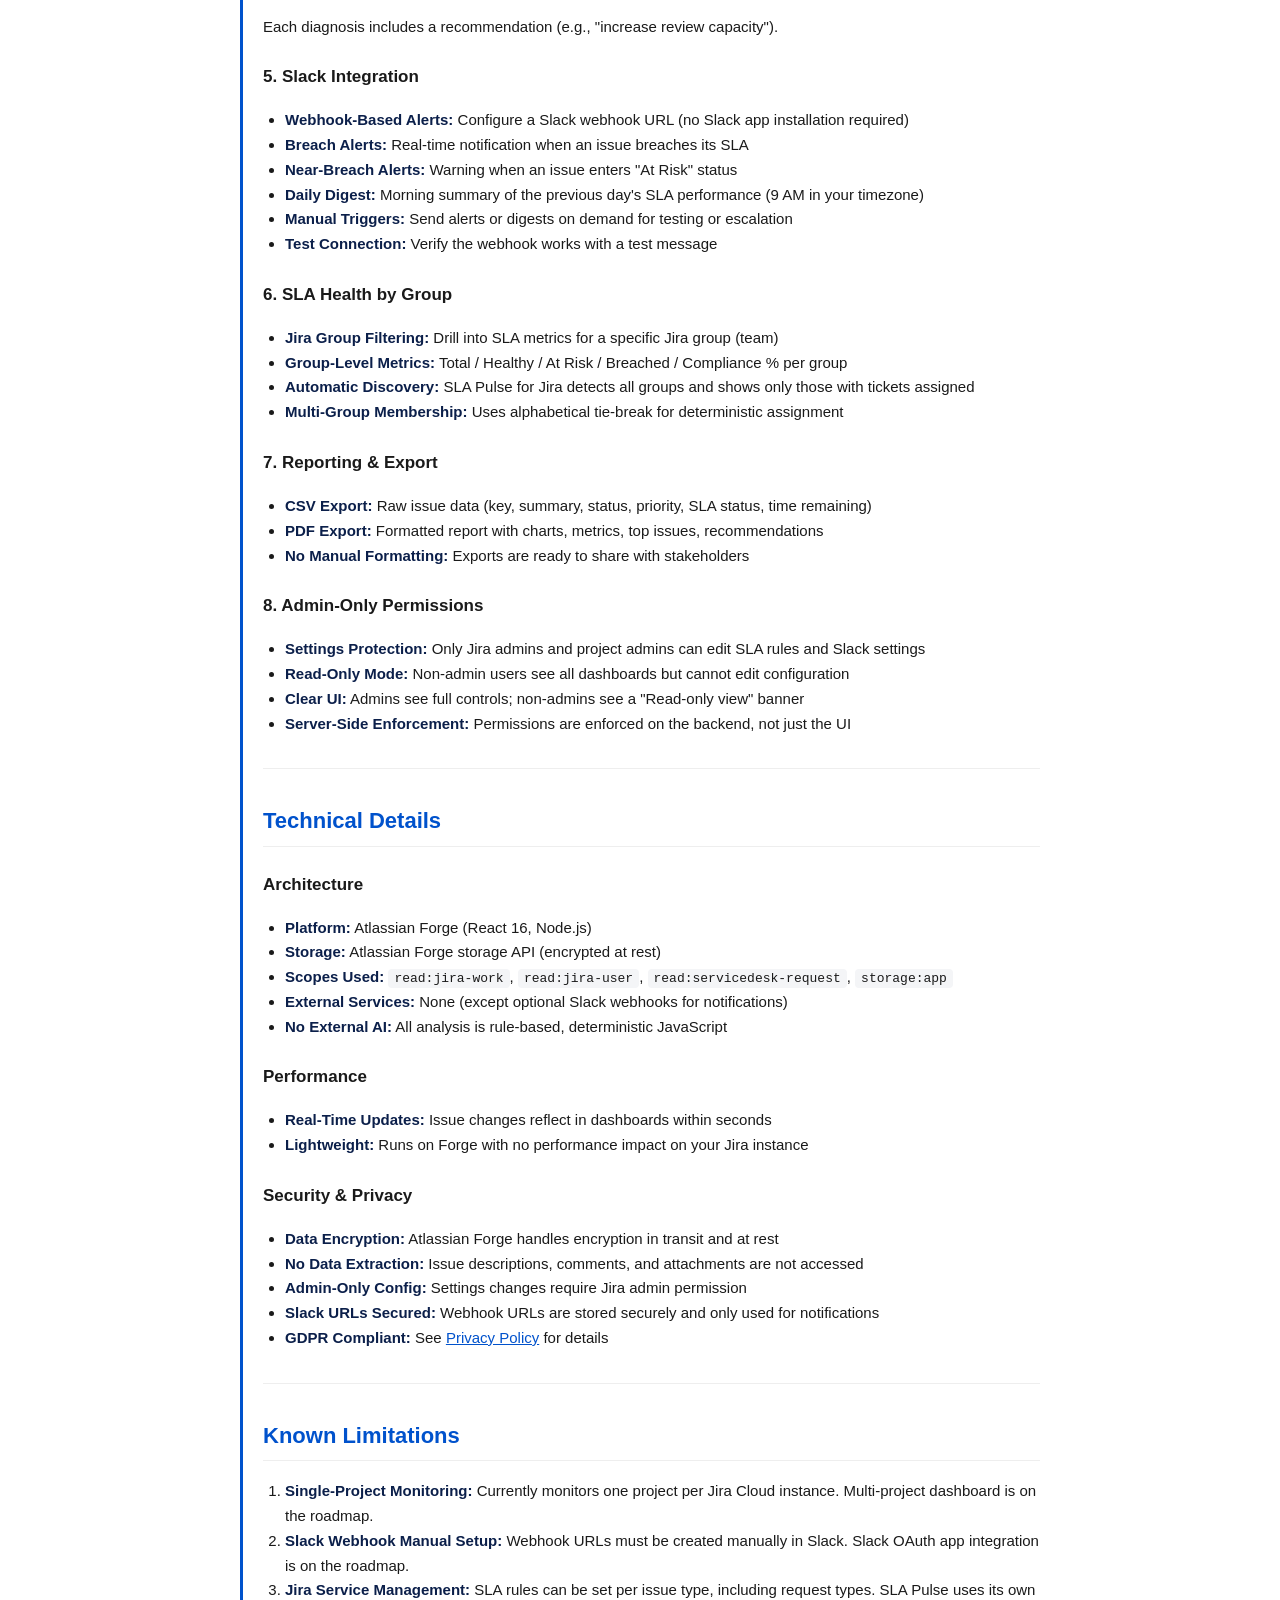
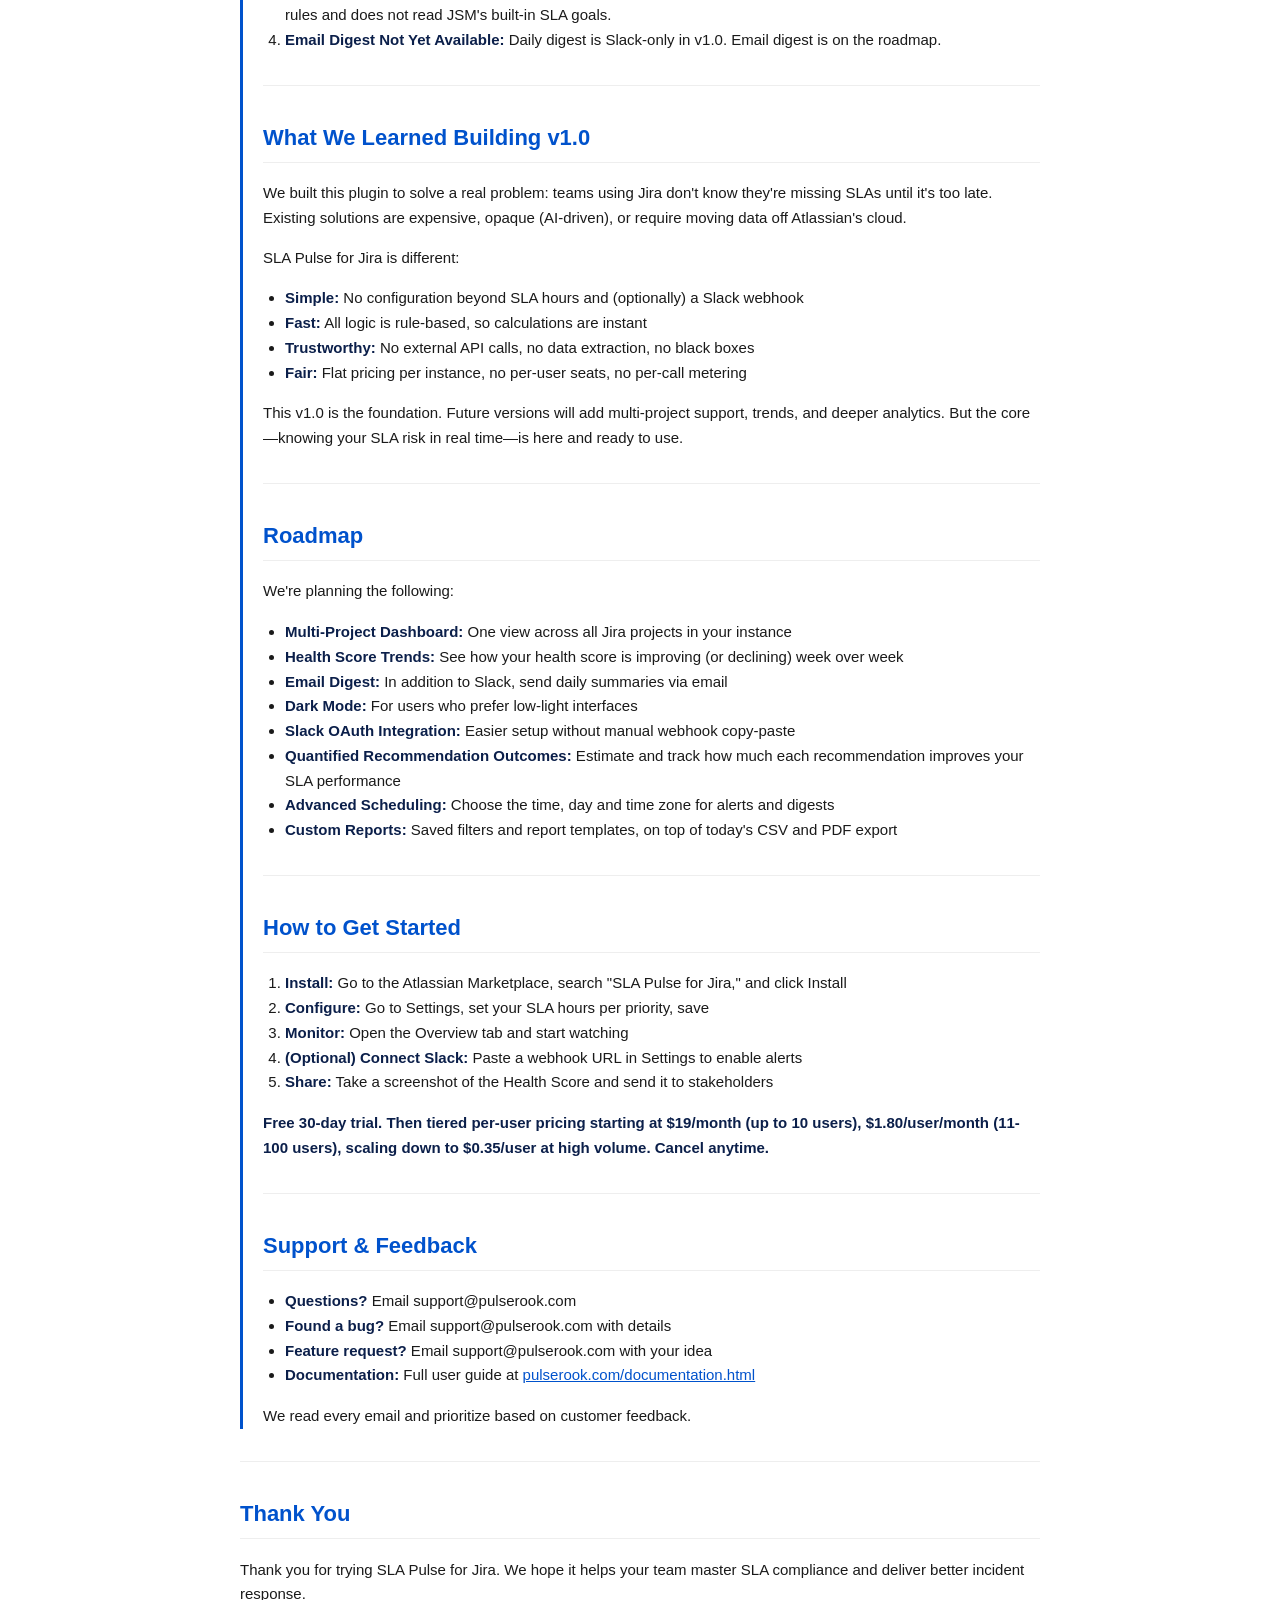
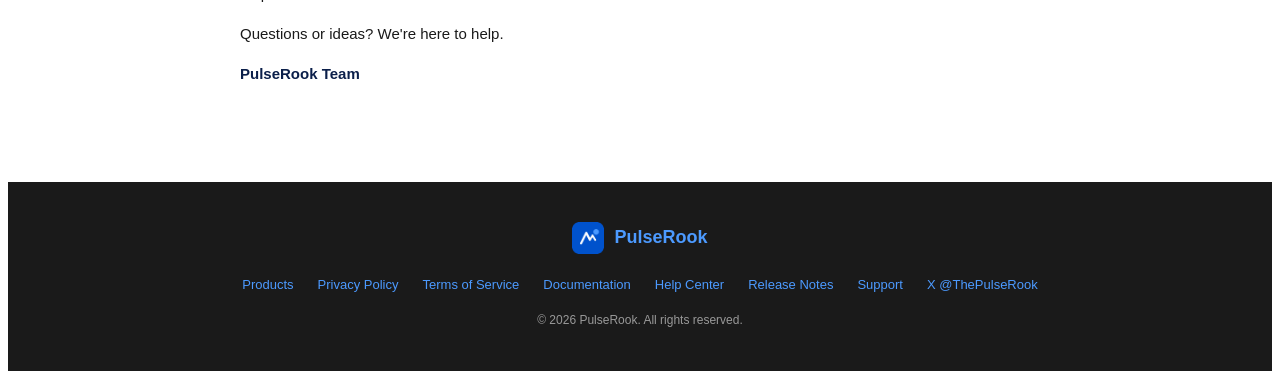
<file: release-notes.html>
<!DOCTYPE html>
<html lang="en">
<head>
<meta charset="UTF-8">
<meta name="viewport" content="width=device-width, initial-scale=1.0">
<title>SLA Pulse for Jira Release Notes | PulseRook</title>
<meta name="description" content="Version history and release notes for SLA Pulse for Jira: what&#x27;s new and what changed in each release.">
<link rel="canonical" href="https://pulserook.com/release-notes.html">
<meta property="og:type" content="website">
<meta property="og:site_name" content="PulseRook">
<meta property="og:title" content="SLA Pulse for Jira Release Notes | PulseRook">
<meta property="og:description" content="Version history and release notes for SLA Pulse for Jira: what&#x27;s new and what changed in each release.">
<meta property="og:url" content="https://pulserook.com/release-notes.html">
<meta property="og:image" content="https://pulserook.com/assets/pulserook-logo.png">
<link rel="icon" type="image/png" href="assets/pulserook-logo.png">
<link rel="stylesheet" href="assets/site.css">
<style>
  body { font-family: -apple-system, BlinkMacSystemFont, "Segoe UI", Roboto, Helvetica, Arial, sans-serif; color: #1a1a1a; line-height: 1.65; }
  .page-content { max-width: 800px; margin: 0 auto; padding: 48px 24px 80px; }
  h1 { font-size: 30px; margin-top: 40px; margin-bottom: 4px; }
  .updated { color: #666; font-size: 14px; margin-bottom: 8px; }
  .status { display: inline-block; background: #E3FCEF; color: #00875A; font-size: 13px; font-weight: 600; padding: 4px 10px; border-radius: 4px; margin-bottom: 24px; }
  h2 { font-size: 22px; margin-top: 34px; color: #0052CC; border-bottom: 1px solid #eee; padding-bottom: 6px; }
  h3 { font-size: 17px; margin-top: 24px; }
  h4 { font-size: 15px; margin-top: 18px; color: #0b1f4a; }
  p, li { font-size: 15px; }
  a { color: #0052CC; }
  code { background: #f4f5f7; padding: 2px 6px; border-radius: 4px; font-size: 13px; }
  ul, ol { padding-left: 22px; }
  hr { border: none; border-top: 1px solid #eee; margin: 32px 0; }
  strong { color: #0b1f4a; }
  .version-block { border-left: 3px solid #0052CC; padding-left: 20px; margin: 24px 0; }
</style>
</head>
<body>
  <header class="site-header">
    <div class="site-header-inner">
      <a href="index.html" class="brand">
        <img src="assets/pulserook-logo.png" alt="PulseRook logo" class="brand-logo">
        <span class="brand-name">PulseRook</span>
      </a>
      <input type="checkbox" id="nav-toggle" class="nav-toggle-checkbox">
      <label for="nav-toggle" class="nav-toggle-label" aria-label="Toggle menu">
        <span></span><span></span><span></span>
      </label>
      <nav class="site-nav">
        <a href="index.html#products">Products</a>
        <a href="documentation.html">Docs</a>
        <a href="help-center.html">Help Center</a>
        <a href="mailto:support@pulserook.com">Support</a>
      </nav>
    </div>
  </header>
  <div class="page-content">
  <h1>Release Notes</h1>

  <div class="version-block" id="v2-9-0">
    <h1 style="font-size:24px; margin-top:0;">SLA Pulse for Jira v2.9.0</h1>
    <p class="updated">Release Date: October 16, 2026</p>

    <h2>New</h2>
    <ul>
      <li><strong>SLA targets per project:</strong> Each project can have its own targets by issue type and priority. Projects without their own follow the site default. Project admins manage their project, and Jira admins manage the site default.</li>
      <li><strong>Working-hours calendars:</strong> Set a time zone, working days, hours and holidays, per project or for the whole site.</li>
      <li><strong>Pause the clock:</strong> Choose statuses such as Waiting for customer. Paused issues show a Paused tag and get no Slack alerts.</li>
      <li><strong>Period selector:</strong> View the dashboard for the last 7, 30 or 90 days.</li>
    </ul>

    <h2>Changed</h2>
    <ul>
      <li>Breaches now use exact time instead of rounded hours.</li>
      <li>Compliance = Met / (Met + Breached), shown as N/A until something is decided.</li>
      <li>The dashboard reloads automatically after you save settings.</li>
    </ul>
  </div>

  <hr />

  <div class="version-block" id="v2-7-0">
    <h1 style="font-size:24px; margin-top:0;">SLA Pulse for Jira v2.7.0</h1>
    <p class="updated">Release Date: September 2026</p>

    <h2>What's New</h2>
    <ul>
      <li><strong>SLA rules per issue type:</strong> Set different SLA hours for each priority within each issue type (for example, Incident or Service Request)</li>
      <li><strong>Issue-type-aware Settings:</strong> The Settings tab lists the issue types actually configured in each project</li>
      <li><strong>Consistent enforcement:</strong> The dashboard, Slack alerts, and the daily digest all use the same SLA rules</li>
      <li><strong>Automatic migration:</strong> Existing saved rules are migrated automatically</li>
    </ul>
  </div>

  <hr />

  <div class="version-block" id="v1-0-0">
    <h1 style="font-size:24px; margin-top:0;">SLA Pulse for Jira v1.0.0</h1>
    <p class="updated">Release Date: January 2026</p>

    <h2>Overview</h2>
    <p>SLA Pulse for Jira v1.0 is the inaugural release of a real-time SLA monitoring plugin for Jira Cloud with breach risk scoring and resolution-time estimates. It delivers a complete, feature-rich dashboard for teams that need to monitor SLA compliance, analyze breach causes, and improve incident response.</p>

    <hr />

    <h2>What's Included</h2>

    <h3>1. Executive Dashboards (6 Tabs)</h3>

    <h4>Overview Tab</h4>
    <ul>
      <li><strong>Executive Health Score:</strong> Single 0–100 score (A–F grade) blending compliance, risk, MTTR, reopen rate, and workload</li>
      <li><strong>Metric Cards:</strong> Total / Healthy / At Risk / Breached / Compliance %</li>
      <li><strong>7-Day Trend Chart:</strong> Compliance % trend (is your team improving?)</li>
      <li><strong>SLA Health by Group:</strong> Filter by Jira group to drill into team-level performance</li>
      <li><strong>Color-coded UI:</strong> Green (healthy) / Blue (moderate) / Orange (at risk) / Red (breached) for instant visual scanning</li>
    </ul>

    <h4>Issues Tab</h4>
    <ul>
      <li><strong>Full issue list</strong> with sortable columns: Key, Summary, Status, Priority, Assignee, SLA Status, Time Remaining</li>
      <li><strong>Filtering by Status and Priority</strong> to narrow focus</li>
      <li><strong>Clickable rows:</strong> Jump from the table to the actual Jira issue</li>
    </ul>

    <h4>SLA Tab (Breach Risk Scoring)</h4>
    <ul>
      <li><strong>Breach Risk Scoring Panel:</strong> Issues grouped by risk level with counts and percentages</li>
      <li><strong>Risk-Scored Table:</strong> All issues sorted by urgency (At Risk first), color-coded risk pills</li>
      <li><strong>Time-to-Breach Indicator:</strong> Hours remaining before each issue breaches its SLA, estimated from the average progress of similar-priority issues (rule-based, not AI or statistical modeling)</li>
    </ul>

    <h4>Reports Tab (Breach Cause Analysis)</h4>
    <ul>
      <li><strong>Automatic Breach Cause Analysis:</strong> Five rule-based checks identify the drivers behind missed SLAs (status bottlenecks, assignee overload, priority misclassification, slow first response, chronic backlog)</li>
      <li><strong>Actionable Recommendations:</strong> Each identified cause comes with a concrete suggestion to fix it</li>
      <li><strong>Priority Breakdown:</strong> Met / Breached / At Risk counts per priority level</li>
      <li><strong>CSV Export:</strong> Issue data for Excel or analytics tools</li>
      <li><strong>PDF Export:</strong> Formatted report for stakeholder presentations (includes charts, metrics, top issues)</li>
    </ul>

    <h4>Insights Tab (Trends &amp; Patterns)</h4>
    <ul>
      <li><strong>Weekly SLA Trend:</strong> 4-week compliance history</li>
      <li><strong>Risk Hotspots:</strong> Which statuses and priorities are problematic</li>
      <li><strong>Assignee Performance:</strong> Total issues, % met, % breached, average time-to-completion</li>
      <li><strong>Reopen Rate:</strong> % of closed issues that were reopened (quality indicator)</li>
    </ul>

    <h4>Settings Tab (Configuration)</h4>
    <ul>
      <li><strong>SLA Rules Editor:</strong> Set custom SLA hours per priority level (Highest / High / Medium / Low / Lowest)</li>
      <li><strong>Slack Integration:</strong> Webhook URL configuration, test connection, toggle alerts and digests</li>
      <li><strong>Manual Actions:</strong> Send alerts now / send digest now (useful for testing or escalation)</li>
      <li><strong>Admin-Only Access:</strong> Permission gating ensures only Jira admins can edit settings</li>
    </ul>

    <h3>2. SLA Rules Engine</h3>
    <ul>
      <li><strong>Custom Per-Priority Rules:</strong> Set your own SLA hours for each priority level</li>
      <li><strong>Instant Application:</strong> Rules apply to all issues immediately after save</li>
      <li><strong>No Coding Required:</strong> Simple numeric input, no custom expressions</li>
      <li><strong>Deterministic:</strong> All calculations are rule-based, explainable logic (no AI, no black boxes)</li>
    </ul>

    <h3>3. Real-Time Breach Risk Scoring</h3>
    <ul>
      <li><strong>Risk Scoring:</strong> Every issue gets a risk level based on elapsed time, priority, and status</li>
      <li><strong>Risk Levels:</strong> Healthy / Moderate / At Risk / Breached (color-coded)</li>
      <li><strong>Resolution-Time Estimate:</strong> Hours remaining before each ticket breaches, estimated from the average progress of similar-priority issues — a rule-based calculation, not an AI or statistical model</li>
      <li><strong>Near-Breach Alerts:</strong> Issues within 25% of SLA time are flagged as "At Risk"</li>
    </ul>

    <h3>4. Breach Cause Analysis</h3>
    <p>Automatic analysis that surfaces why SLAs are being missed:</p>
    <ul>
      <li><strong>Status Bottleneck:</strong> Issues stuck in a specific status (e.g., "In Review") for too long</li>
      <li><strong>Assignee Overload:</strong> Team members with too many open items relative to their SLA targets</li>
      <li><strong>Priority Misclassification:</strong> Items marked as lower priority acting as higher priority</li>
      <li><strong>Slow First Response:</strong> First response time is a bottleneck</li>
      <li><strong>Chronic Backlog:</strong> Low-priority items never getting started</li>
    </ul>
    <p>Each diagnosis includes a recommendation (e.g., "increase review capacity").</p>

    <h3>5. Slack Integration</h3>
    <ul>
      <li><strong>Webhook-Based Alerts:</strong> Configure a Slack webhook URL (no Slack app installation required)</li>
      <li><strong>Breach Alerts:</strong> Real-time notification when an issue breaches its SLA</li>
      <li><strong>Near-Breach Alerts:</strong> Warning when an issue enters "At Risk" status</li>
      <li><strong>Daily Digest:</strong> Morning summary of the previous day's SLA performance (9 AM in your timezone)</li>
      <li><strong>Manual Triggers:</strong> Send alerts or digests on demand for testing or escalation</li>
      <li><strong>Test Connection:</strong> Verify the webhook works with a test message</li>
    </ul>

    <h3>6. SLA Health by Group</h3>
    <ul>
      <li><strong>Jira Group Filtering:</strong> Drill into SLA metrics for a specific Jira group (team)</li>
      <li><strong>Group-Level Metrics:</strong> Total / Healthy / At Risk / Breached / Compliance % per group</li>
      <li><strong>Automatic Discovery:</strong> SLA Pulse for Jira detects all groups and shows only those with tickets assigned</li>
      <li><strong>Multi-Group Membership:</strong> Uses alphabetical tie-break for deterministic assignment</li>
    </ul>

    <h3>7. Reporting &amp; Export</h3>
    <ul>
      <li><strong>CSV Export:</strong> Raw issue data (key, summary, status, priority, SLA status, time remaining)</li>
      <li><strong>PDF Export:</strong> Formatted report with charts, metrics, top issues, recommendations</li>
      <li><strong>No Manual Formatting:</strong> Exports are ready to share with stakeholders</li>
    </ul>

    <h3>8. Admin-Only Permissions</h3>
    <ul>
      <li><strong>Settings Protection:</strong> Only Jira admins and project admins can edit SLA rules and Slack settings</li>
      <li><strong>Read-Only Mode:</strong> Non-admin users see all dashboards but cannot edit configuration</li>
      <li><strong>Clear UI:</strong> Admins see full controls; non-admins see a "Read-only view" banner</li>
      <li><strong>Server-Side Enforcement:</strong> Permissions are enforced on the backend, not just the UI</li>
    </ul>

    <hr />

    <h2>Technical Details</h2>

    <h3>Architecture</h3>
    <ul>
      <li><strong>Platform:</strong> Atlassian Forge (React 16, Node.js)</li>
      <li><strong>Storage:</strong> Atlassian Forge storage API (encrypted at rest)</li>
      <li><strong>Scopes Used:</strong> <code>read:jira-work</code>, <code>read:jira-user</code>, <code>read:servicedesk-request</code>, <code>storage:app</code></li>
      <li><strong>External Services:</strong> None (except optional Slack webhooks for notifications)</li>
      <li><strong>No External AI:</strong> All analysis is rule-based, deterministic JavaScript</li>
    </ul>

    <h3>Performance</h3>
    <ul>
      <li><strong>Real-Time Updates:</strong> Issue changes reflect in dashboards within seconds</li>
      <li><strong>Lightweight:</strong> Runs on Forge with no performance impact on your Jira instance</li>
    </ul>

    <h3>Security &amp; Privacy</h3>
    <ul>
      <li><strong>Data Encryption:</strong> Atlassian Forge handles encryption in transit and at rest</li>
      <li><strong>No Data Extraction:</strong> Issue descriptions, comments, and attachments are not accessed</li>
      <li><strong>Admin-Only Config:</strong> Settings changes require Jira admin permission</li>
      <li><strong>Slack URLs Secured:</strong> Webhook URLs are stored securely and only used for notifications</li>
      <li><strong>GDPR Compliant:</strong> See <a href="privacy.html">Privacy Policy</a> for details</li>
    </ul>

    <hr />

    <h2>Known Limitations</h2>
    <ol>
      <li><strong>Single-Project Monitoring:</strong> Currently monitors one project per Jira Cloud instance. Multi-project dashboard is on the roadmap.</li>
      <li><strong>Slack Webhook Manual Setup:</strong> Webhook URLs must be created manually in Slack. Slack OAuth app integration is on the roadmap.</li>
      <li><strong>Jira Service Management:</strong> SLA rules can be set per issue type, including request types. SLA Pulse uses its own rules and does not read JSM's built-in SLA goals.</li>
      <li><strong>Email Digest Not Yet Available:</strong> Daily digest is Slack-only in v1.0. Email digest is on the roadmap.</li>
    </ol>

    <hr />

    <h2>What We Learned Building v1.0</h2>
    <p>We built this plugin to solve a real problem: teams using Jira don't know they're missing SLAs until it's too late. Existing solutions are expensive, opaque (AI-driven), or require moving data off Atlassian's cloud.</p>
    <p>SLA Pulse for Jira is different:</p>
    <ul>
      <li><strong>Simple:</strong> No configuration beyond SLA hours and (optionally) a Slack webhook</li>
      <li><strong>Fast:</strong> All logic is rule-based, so calculations are instant</li>
      <li><strong>Trustworthy:</strong> No external API calls, no data extraction, no black boxes</li>
      <li><strong>Fair:</strong> Flat pricing per instance, no per-user seats, no per-call metering</li>
    </ul>
    <p>This v1.0 is the foundation. Future versions will add multi-project support, trends, and deeper analytics. But the core—knowing your SLA risk in real time—is here and ready to use.</p>

    <hr />

    <h2>Roadmap</h2>
    <p>We're planning the following:</p>
    <ul>
      <li><strong>Multi-Project Dashboard:</strong> One view across all Jira projects in your instance</li>
      <li><strong>Health Score Trends:</strong> See how your health score is improving (or declining) week over week</li>
      <li><strong>Email Digest:</strong> In addition to Slack, send daily summaries via email</li>
      <li><strong>Dark Mode:</strong> For users who prefer low-light interfaces</li>
      <li><strong>Slack OAuth Integration:</strong> Easier setup without manual webhook copy-paste</li>
      <li><strong>Quantified Recommendation Outcomes:</strong> Estimate and track how much each recommendation improves your SLA performance</li>
      <li><strong>Advanced Scheduling:</strong> Choose the time, day and time zone for alerts and digests</li>
      <li><strong>Custom Reports:</strong> Saved filters and report templates, on top of today's CSV and PDF export</li>
    </ul>

    <hr />

    <h2>How to Get Started</h2>
    <ol>
      <li><strong>Install:</strong> Go to the Atlassian Marketplace, search "SLA Pulse for Jira," and click Install</li>
      <li><strong>Configure:</strong> Go to Settings, set your SLA hours per priority, save</li>
      <li><strong>Monitor:</strong> Open the Overview tab and start watching</li>
      <li><strong>(Optional) Connect Slack:</strong> Paste a webhook URL in Settings to enable alerts</li>
      <li><strong>Share:</strong> Take a screenshot of the Health Score and send it to stakeholders</li>
    </ol>
    <p><strong>Free 30-day trial. Then tiered per-user pricing starting at $19/month (up to 10 users), $1.80/user/month (11-100 users), scaling down to $0.35/user at high volume. Cancel anytime.</strong></p>

    <hr />

    <h2>Support &amp; Feedback</h2>
    <ul>
      <li><strong>Questions?</strong> Email support@pulserook.com</li>
      <li><strong>Found a bug?</strong> Email support@pulserook.com with details</li>
      <li><strong>Feature request?</strong> Email support@pulserook.com with your idea</li>
      <li><strong>Documentation:</strong> Full user guide at <a href="documentation.html">pulserook.com/documentation.html</a></li>
    </ul>
    <p>We read every email and prioritize based on customer feedback.</p>
  </div>

  <hr />

  <h2>Thank You</h2>
  <p>Thank you for trying SLA Pulse for Jira. We hope it helps your team master SLA compliance and deliver better incident response.</p>
  <p>Questions or ideas? We're here to help.</p>
  <p><strong>PulseRook Team</strong></p>
  </div>
  <footer class="site-footer">
    <div class="site-footer-inner">
      <a href="index.html" class="footer-brand">
        <img src="assets/pulserook-logo.png" alt="PulseRook logo" class="footer-logo">
        <span>PulseRook</span>
      </a>
      <div class="footer-links">
        <a href="index.html#products">Products</a>
        <a href="privacy.html">Privacy Policy</a>
        <a href="terms.html">Terms of Service</a>
        <a href="documentation.html">Documentation</a>
        <a href="help-center.html">Help Center</a>
        <a href="release-notes.html">Release Notes</a>
        <a href="mailto:support@pulserook.com">Support</a>
        <a href="https://x.com/ThePulseRook" target="_blank" rel="noopener noreferrer">X @ThePulseRook</a>
      </div>
      <div class="footer-copyright">
        © 2026 PulseRook. All rights reserved.
      </div>
    </div>
  </footer>
</body>
</html>
</file>
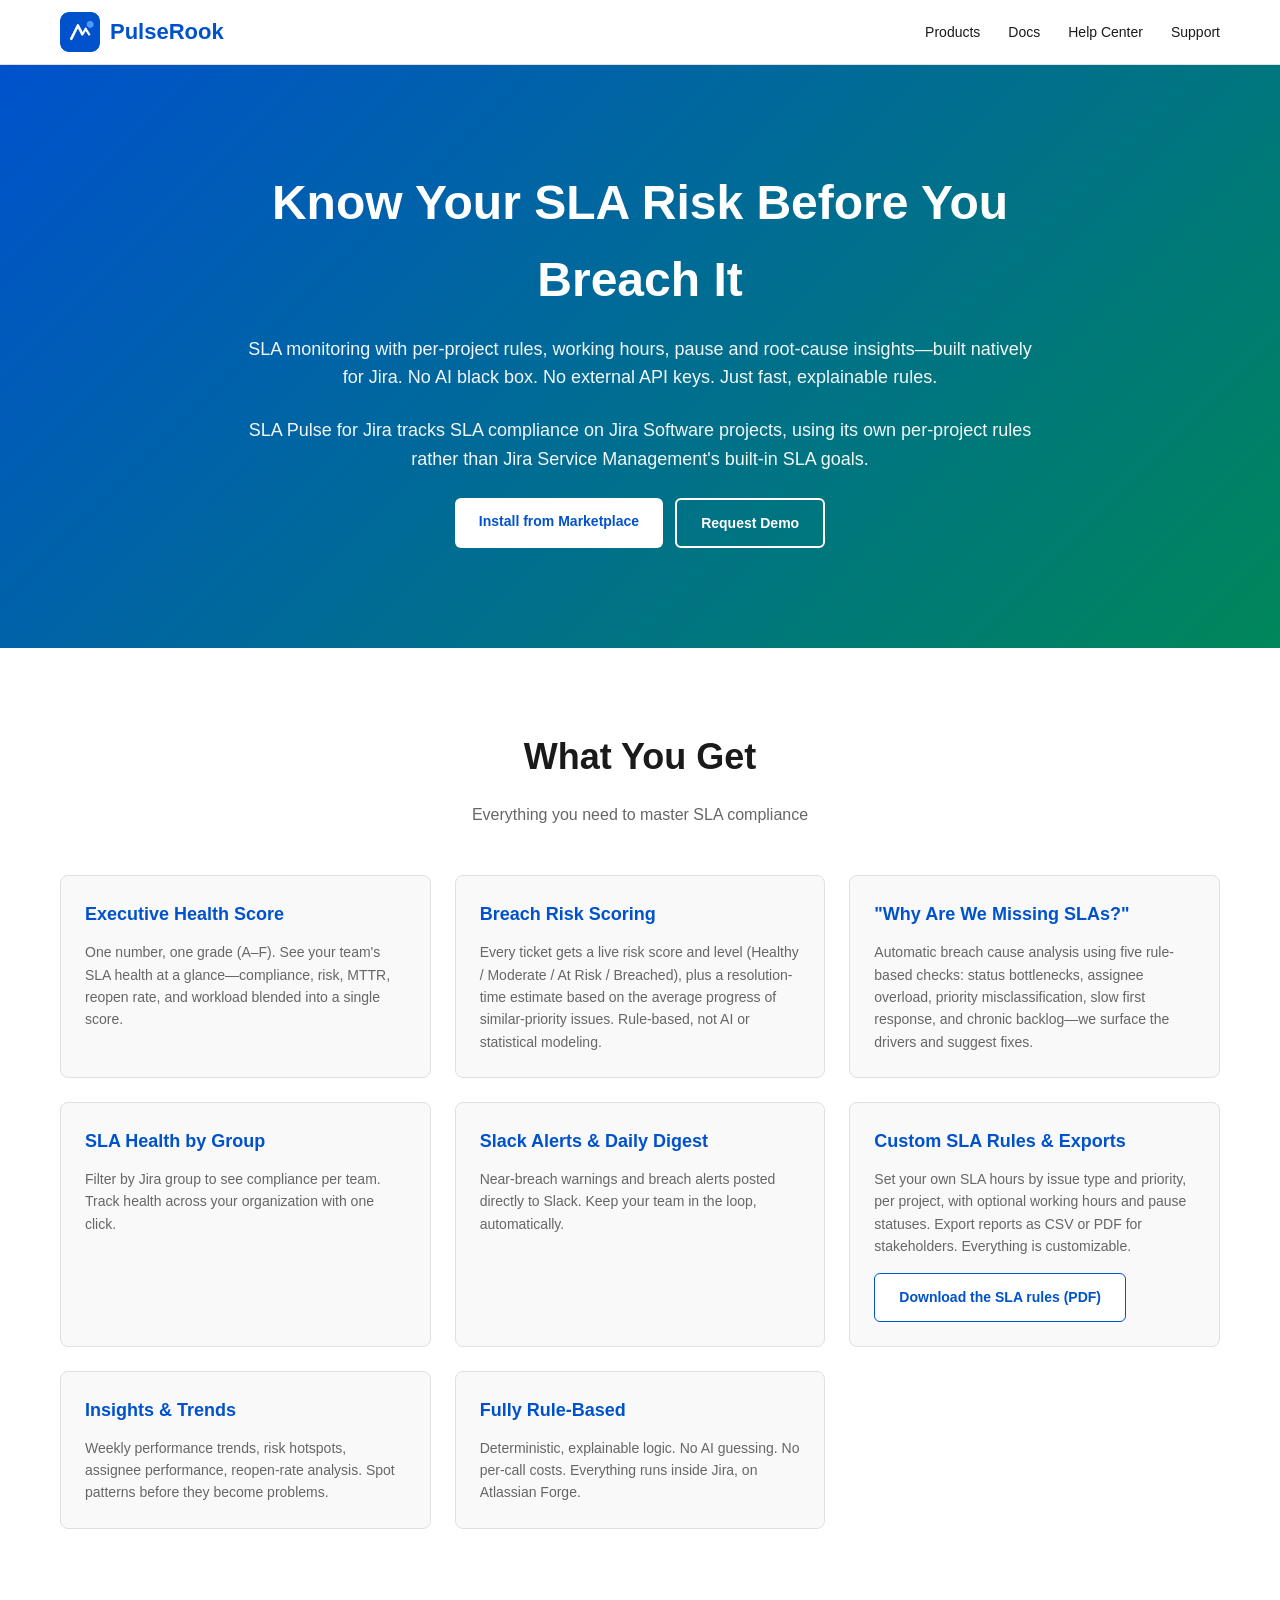
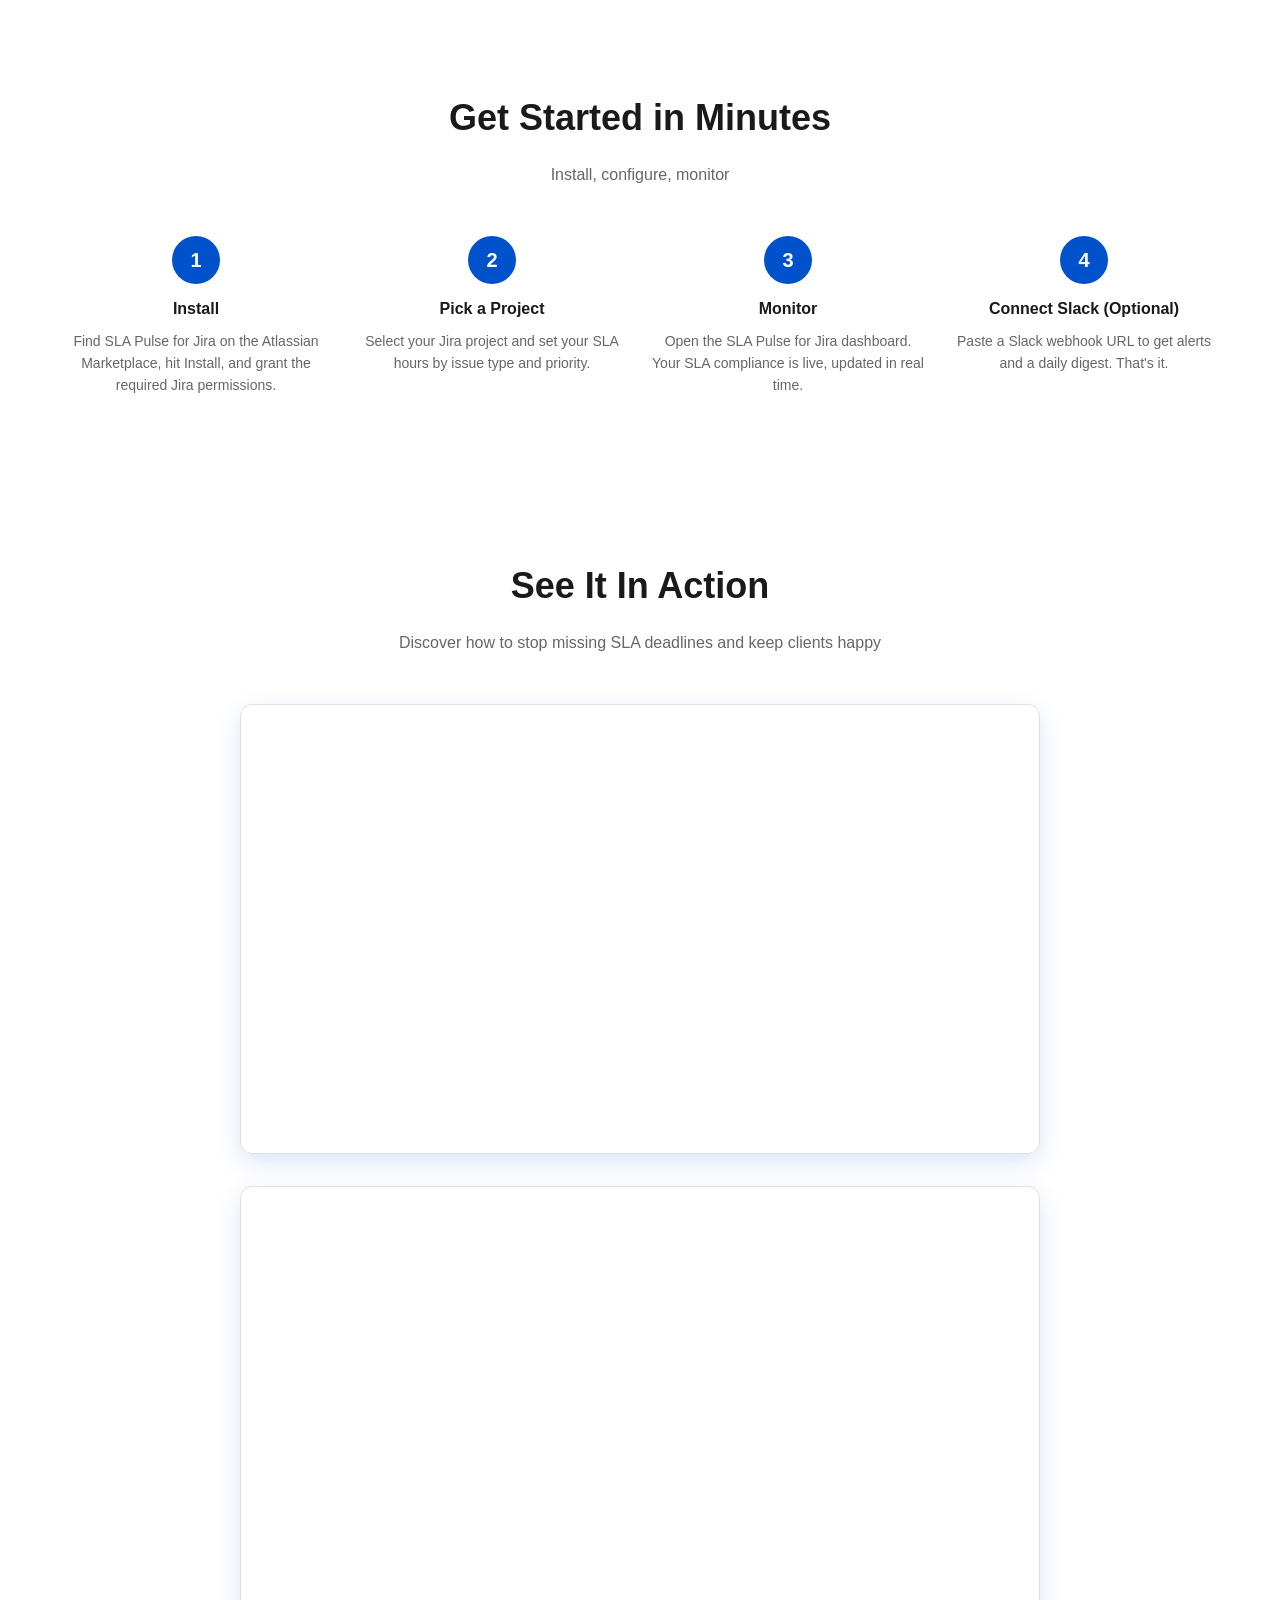
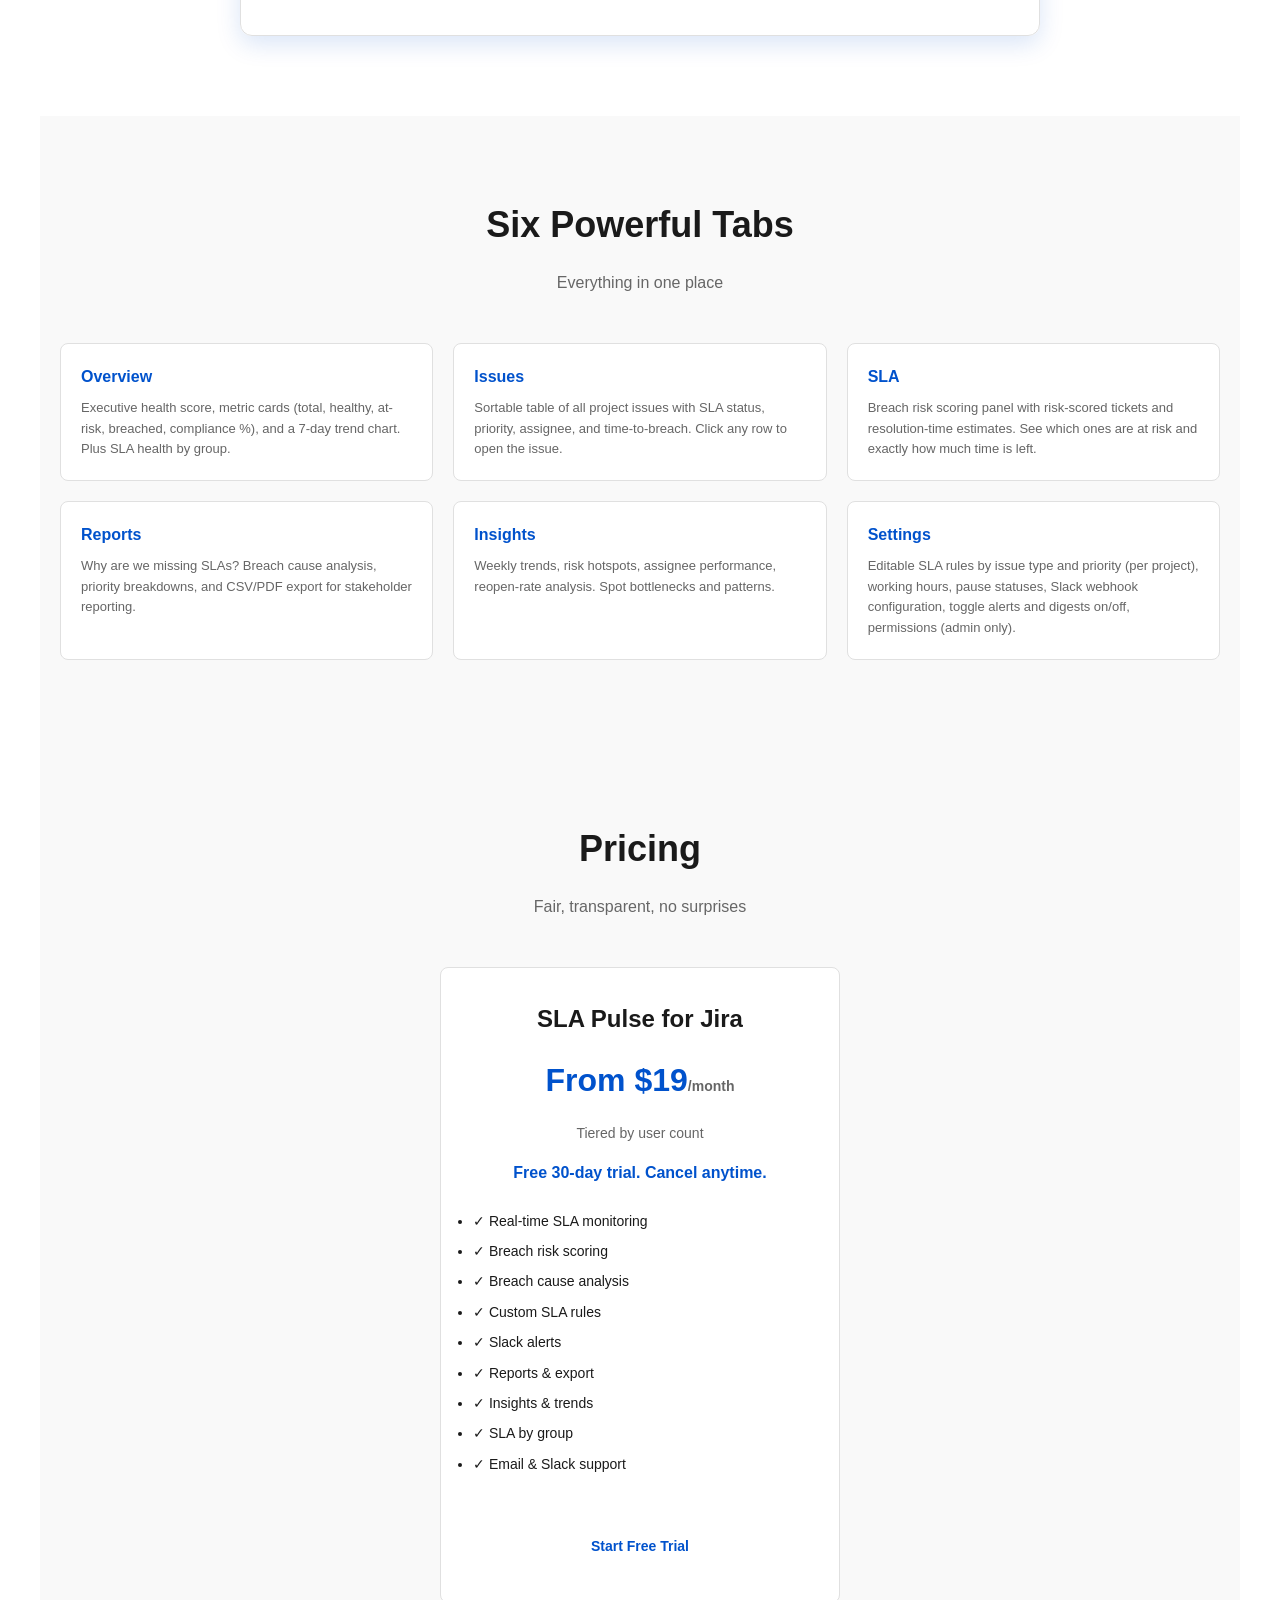
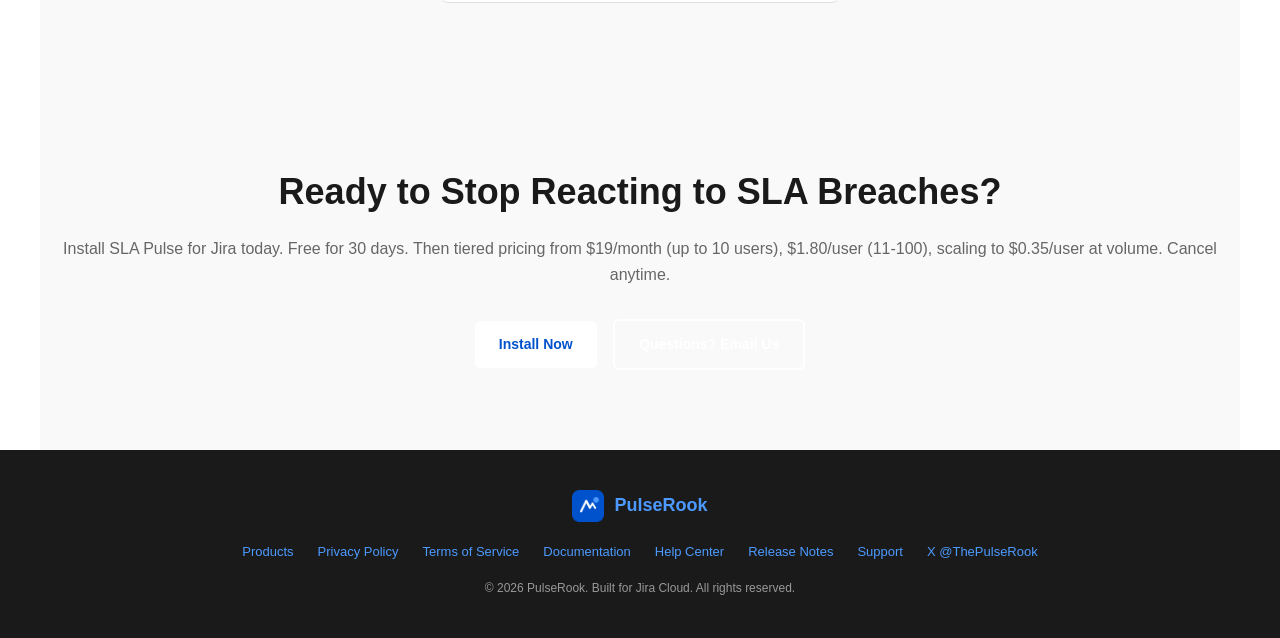
<file: sla-pulse-for-jira.html>
<!DOCTYPE html>
<html lang="en">
<head>
    <meta charset="UTF-8">
    <meta name="viewport" content="width=device-width, initial-scale=1.0">
    <title>SLA Pulse for Jira: SLA Tracking for Jira Software</title>
    <meta name="description" content="SLA tracking for Jira Software: per-project rules, working hours, pause and Slack alerts. Uses its own rules, not Jira Service Management&#x27;s SLA goals.">
    <link rel="canonical" href="https://pulserook.com/sla-pulse-for-jira.html">
    <meta property="og:type" content="website">
    <meta property="og:site_name" content="PulseRook">
    <meta property="og:title" content="SLA Pulse for Jira: SLA Tracking for Jira Software">
    <meta property="og:description" content="SLA tracking for Jira Software: per-project rules, working hours, pause and Slack alerts. Uses its own rules, not Jira Service Management&#x27;s SLA goals.">
    <meta property="og:url" content="https://pulserook.com/sla-pulse-for-jira.html">
    <meta property="og:image" content="https://pulserook.com/assets/pulserook-logo.png">
    <link rel="icon" type="image/png" href="assets/pulserook-logo.png">
    <link rel="stylesheet" href="assets/site.css">
    <style>
        * { margin: 0; padding: 0; box-sizing: border-box; }
        body { font-family: -apple-system, BlinkMacSystemFont, "Segoe UI", Roboto, "Helvetica Neue", sans-serif; line-height: 1.6; color: #1a1a1a; }

        .hero { background: linear-gradient(135deg, #0052CC 0%, #00875A 100%); color: white; padding: 100px 20px; text-align: center; }
        .hero-content { max-width: 800px; margin: 0 auto; }
        .hero h1 { font-size: 48px; font-weight: 700; margin-bottom: 16px; }
        .hero p { font-size: 18px; margin-bottom: 24px; opacity: 0.95; }
        .cta-buttons { display: flex; gap: 12px; justify-content: center; flex-wrap: wrap; }
        .btn { padding: 12px 24px; border-radius: 6px; text-decoration: none; font-weight: 600; font-size: 14px; cursor: pointer; border: none; transition: all 0.3s; }
        .btn-primary { background: white; color: #0052CC; }
        .btn-primary:hover { background: #f5f5f5; }
        .btn-secondary { background: transparent; color: white; border: 2px solid white; }
        .btn-secondary:hover { background: rgba(255,255,255,0.1); }

        .section { max-width: 1200px; margin: 0 auto; padding: 80px 20px; }
        .section h2 { font-size: 36px; font-weight: 700; margin-bottom: 16px; text-align: center; color: #1a1a1a; }
        .section-subtitle { text-align: center; font-size: 16px; color: #666; margin-bottom: 48px; }

        .features { display: grid; grid-template-columns: repeat(auto-fit, minmax(300px, 1fr)); gap: 24px; }
        .feature-card { padding: 24px; background: #f9f9f9; border-radius: 8px; border: 1px solid #e0e0e0; }
        .feature-card h3 { font-size: 18px; font-weight: 700; margin-bottom: 12px; color: #0052CC; }
        .feature-card p { font-size: 14px; color: #666; }

        .pricing { background: #f9f9f9; }
        .pricing-card { background: white; border: 1px solid #e0e0e0; border-radius: 8px; padding: 32px; text-align: center; margin: 0 auto; max-width: 400px; }
        .pricing-card h3 { font-size: 24px; font-weight: 700; margin-bottom: 8px; }
        .pricing-card .price { font-size: 32px; font-weight: 700; color: #0052CC; margin: 16px 0; }
        .pricing-card .period { color: #666; font-size: 14px; }
        .pricing-card .benefits { text-align: left; margin: 24px 0; font-size: 14px; }
        .pricing-card .benefits li { margin: 8px 0; }
        .pricing-card .btn { width: 100%; margin-top: 24px; }

        .how-it-works { background: white; }
        .steps { display: grid; grid-template-columns: repeat(auto-fit, minmax(250px, 1fr)); gap: 24px; margin-top: 32px; }
        .step { text-align: center; }
        .step-number { display: inline-block; width: 48px; height: 48px; background: #0052CC; color: white; border-radius: 50%; line-height: 48px; font-weight: 700; font-size: 20px; margin-bottom: 12px; }
        .step h3 { font-size: 16px; font-weight: 700; margin-bottom: 8px; }
        .step p { font-size: 14px; color: #666; }

        .video-section { background: white; }
        .video-wrapper { position: relative; max-width: 800px; margin: 0 auto; aspect-ratio: 16 / 9; border-radius: 12px; overflow: hidden; border: 1px solid #e0e0e0; box-shadow: 0 8px 24px rgba(0, 82, 204, 0.15); }
        .video-wrapper iframe { width: 100%; height: 100%; display: block; border: 0; }

        .tabs { background: #f9f9f9; }
        .tabs-content { display: grid; grid-template-columns: repeat(auto-fit, minmax(280px, 1fr)); gap: 20px; margin-top: 32px; }
        .tab-card { background: white; padding: 20px; border-radius: 8px; border: 1px solid #e0e0e0; }
        .tab-card .tab-name { font-size: 16px; font-weight: 700; color: #0052CC; margin-bottom: 8px; }
        .tab-card p { font-size: 13px; color: #666; }
    </style>
</head>
<body>
    <!-- Header -->
    <header class="site-header">
        <div class="site-header-inner">
            <a href="index.html" class="brand">
                <img src="assets/pulserook-logo.png" alt="PulseRook logo" class="brand-logo">
                <span class="brand-name">PulseRook</span>
            </a>
            <input type="checkbox" id="nav-toggle" class="nav-toggle-checkbox">
            <label for="nav-toggle" class="nav-toggle-label" aria-label="Toggle menu">
                <span></span><span></span><span></span>
            </label>
            <nav class="site-nav">
                <a href="index.html#products">Products</a>
                <a href="documentation.html">Docs</a>
                <a href="help-center.html">Help Center</a>
                <a href="mailto:support@pulserook.com">Support</a>
            </nav>
        </div>
    </header>

    <!-- Hero -->
    <section class="hero">
        <div class="hero-content">
            <h1>Know Your SLA Risk Before You Breach It</h1>
            <p>SLA monitoring with per-project rules, working hours, pause and root-cause insights—built natively for Jira. No AI black box. No external API keys. Just fast, explainable rules.</p>
            <p>SLA Pulse for Jira tracks SLA compliance on Jira Software projects, using its own per-project rules rather than Jira Service Management's built-in SLA goals.</p>
            <div class="cta-buttons">
                <a href="https://marketplace.atlassian.com/apps/3460167006/sla-pulse-for-jira" class="btn btn-primary">Install from Marketplace</a>
                <a href="mailto:support@pulserook.com?subject=SLA Pulse for Jira Demo" class="btn btn-secondary">Request Demo</a>
            </div>
        </div>
    </section>

    <!-- Features -->
    <section class="section" id="features">
        <h2>What You Get</h2>
        <p class="section-subtitle">Everything you need to master SLA compliance</p>
        <div class="features">
            <div class="feature-card">
                <h3>Executive Health Score</h3>
                <p>One number, one grade (A–F). See your team's SLA health at a glance—compliance, risk, MTTR, reopen rate, and workload blended into a single score.</p>
            </div>
            <div class="feature-card">
                <h3>Breach Risk Scoring</h3>
                <p>Every ticket gets a live risk score and level (Healthy / Moderate / At Risk / Breached), plus a resolution-time estimate based on the average progress of similar-priority issues. Rule-based, not AI or statistical modeling.</p>
            </div>
            <div class="feature-card">
                <h3>"Why Are We Missing SLAs?"</h3>
                <p>Automatic breach cause analysis using five rule-based checks: status bottlenecks, assignee overload, priority misclassification, slow first response, and chronic backlog—we surface the drivers and suggest fixes.</p>
            </div>
            <div class="feature-card">
                <h3>SLA Health by Group</h3>
                <p>Filter by Jira group to see compliance per team. Track health across your organization with one click.</p>
            </div>
            <div class="feature-card">
                <h3>Slack Alerts & Daily Digest</h3>
                <p>Near-breach warnings and breach alerts posted directly to Slack. Keep your team in the loop, automatically.</p>
            </div>
            <div class="feature-card">
                <h3>Custom SLA Rules & Exports</h3>
                <p>Set your own SLA hours by issue type and priority, per project, with optional working hours and pause statuses. Export reports as CSV or PDF for stakeholders. Everything is customizable.</p>
                <p style="margin-top: 16px;"><a class="btn btn-primary" href="assets/SLA-Pulse-for-Jira-SLA-Rules.pdf" download="SLA-Pulse-for-Jira-SLA-Rules.pdf" rel="noopener" style="display: inline-block; border: 1px solid #0052CC;">Download the SLA rules (PDF)</a></p>
            </div>
            <div class="feature-card">
                <h3>Insights & Trends</h3>
                <p>Weekly performance trends, risk hotspots, assignee performance, reopen-rate analysis. Spot patterns before they become problems.</p>
            </div>
            <div class="feature-card">
                <h3>Fully Rule-Based</h3>
                <p>Deterministic, explainable logic. No AI guessing. No per-call costs. Everything runs inside Jira, on Atlassian Forge.</p>
            </div>
        </div>
    </section>

    <!-- How It Works -->
    <section class="section how-it-works">
        <h2>Get Started in Minutes</h2>
        <p class="section-subtitle">Install, configure, monitor</p>
        <div class="steps">
            <div class="step">
                <div class="step-number">1</div>
                <h3>Install</h3>
                <p>Find SLA Pulse for Jira on the Atlassian Marketplace, hit Install, and grant the required Jira permissions.</p>
            </div>
            <div class="step">
                <div class="step-number">2</div>
                <h3>Pick a Project</h3>
                <p>Select your Jira project and set your SLA hours by issue type and priority.</p>
            </div>
            <div class="step">
                <div class="step-number">3</div>
                <h3>Monitor</h3>
                <p>Open the SLA Pulse for Jira dashboard. Your SLA compliance is live, updated in real time.</p>
            </div>
            <div class="step">
                <div class="step-number">4</div>
                <h3>Connect Slack (Optional)</h3>
                <p>Paste a Slack webhook URL to get alerts and a daily digest. That's it.</p>
            </div>
        </div>
    </section>

    <!-- Demo Video -->
    <section class="section video-section">
        <h2>See It In Action</h2>
        <p class="section-subtitle">Discover how to stop missing SLA deadlines and keep clients happy</p>
        <div class="video-wrapper" style="margin-bottom: 32px;">
            <iframe
                src="https://www.youtube-nocookie.com/embed/vorbeARuBMI"
                title="SLA Pulse for Jira: per-project SLA rules, working hours and pause-the-clock (80-second demo)"
                allow="accelerometer; clipboard-write; encrypted-media; gyroscope; picture-in-picture"
                allowfullscreen
                loading="lazy"></iframe>
        </div>
        <div class="video-wrapper">
            <iframe
                src="https://www.youtube.com/embed/7v_6nuRh0h0"
                title="Stop Missing SLA Deadlines | SLA Pulse for Jira"
                allow="accelerometer; autoplay; clipboard-write; encrypted-media; gyroscope; picture-in-picture"
                allowfullscreen
                loading="lazy"></iframe>
        </div>
    </section>

    <!-- Tabs Overview -->
    <section class="section tabs">
        <h2>Six Powerful Tabs</h2>
        <p class="section-subtitle">Everything in one place</p>
        <div class="tabs-content">
            <div class="tab-card">
                <div class="tab-name">Overview</div>
                <p>Executive health score, metric cards (total, healthy, at-risk, breached, compliance %), and a 7-day trend chart. Plus SLA health by group.</p>
            </div>
            <div class="tab-card">
                <div class="tab-name">Issues</div>
                <p>Sortable table of all project issues with SLA status, priority, assignee, and time-to-breach. Click any row to open the issue.</p>
            </div>
            <div class="tab-card">
                <div class="tab-name">SLA</div>
                <p>Breach risk scoring panel with risk-scored tickets and resolution-time estimates. See which ones are at risk and exactly how much time is left.</p>
            </div>
            <div class="tab-card">
                <div class="tab-name">Reports</div>
                <p>Why are we missing SLAs? Breach cause analysis, priority breakdowns, and CSV/PDF export for stakeholder reporting.</p>
            </div>
            <div class="tab-card">
                <div class="tab-name">Insights</div>
                <p>Weekly trends, risk hotspots, assignee performance, reopen-rate analysis. Spot bottlenecks and patterns.</p>
            </div>
            <div class="tab-card">
                <div class="tab-name">Settings</div>
                <p>Editable SLA rules by issue type and priority (per project), working hours, pause statuses, Slack webhook configuration, toggle alerts and digests on/off, permissions (admin only).</p>
            </div>
        </div>
    </section>

    <!-- Pricing -->
    <section class="section pricing" id="pricing">
        <h2>Pricing</h2>
        <p class="section-subtitle">Fair, transparent, no surprises</p>
        <div class="pricing-card">
            <h3>SLA Pulse for Jira</h3>
            <div class="price">From $19<span class="period">/month</span></div>
            <p style="color: #666; font-size: 14px; margin-bottom: 16px;">Tiered by user count</p>
            <p style="color: #0052CC; font-weight: 600; margin-bottom: 16px;">Free 30-day trial. Cancel anytime.</p>
            <ul class="benefits">
                <li>✓ Real-time SLA monitoring</li>
                <li>✓ Breach risk scoring</li>
                <li>✓ Breach cause analysis</li>
                <li>✓ Custom SLA rules</li>
                <li>✓ Slack alerts</li>
                <li>✓ Reports & export</li>
                <li>✓ Insights & trends</li>
                <li>✓ SLA by group</li>
                <li>✓ Email & Slack support</li>
            </ul>
            <a href="https://marketplace.atlassian.com/apps/3460167006/sla-pulse-for-jira" class="btn btn-primary">Start Free Trial</a>
        </div>
    </section>

    <!-- CTA -->
    <section class="section" style="text-align: center; background: #f9f9f9;">
        <h2>Ready to Stop Reacting to SLA Breaches?</h2>
        <p style="font-size: 16px; color: #666; margin: 16px 0 32px;">Install SLA Pulse for Jira today. Free for 30 days. Then tiered pricing from $19/month (up to 10 users), $1.80/user (11-100), scaling to $0.35/user at volume. Cancel anytime.</p>
        <a href="https://marketplace.atlassian.com/apps/3460167006/sla-pulse-for-jira" class="btn btn-primary" style="display: inline-block; margin-right: 12px;">Install Now</a>
        <a href="mailto:support@pulserook.com" class="btn btn-secondary" style="display: inline-block;">Questions? Email Us</a>
    </section>

    <!-- Footer -->
    <footer class="site-footer">
        <div class="site-footer-inner">
            <a href="index.html" class="footer-brand">
                <img src="assets/pulserook-logo.png" alt="PulseRook logo" class="footer-logo">
                <span>PulseRook</span>
            </a>
            <div class="footer-links">
                <a href="index.html#products">Products</a>
                <a href="privacy.html">Privacy Policy</a>
                <a href="terms.html">Terms of Service</a>
                <a href="documentation.html">Documentation</a>
                <a href="help-center.html">Help Center</a>
                <a href="release-notes.html">Release Notes</a>
                <a href="mailto:support@pulserook.com">Support</a>
                <a href="https://x.com/ThePulseRook" target="_blank" rel="noopener noreferrer">X @ThePulseRook</a>
            </div>
            <div class="footer-copyright">
                © 2026 PulseRook. Built for Jira Cloud. All rights reserved.
            </div>
        </div>
    </footer>
</body>
</html>
</file>
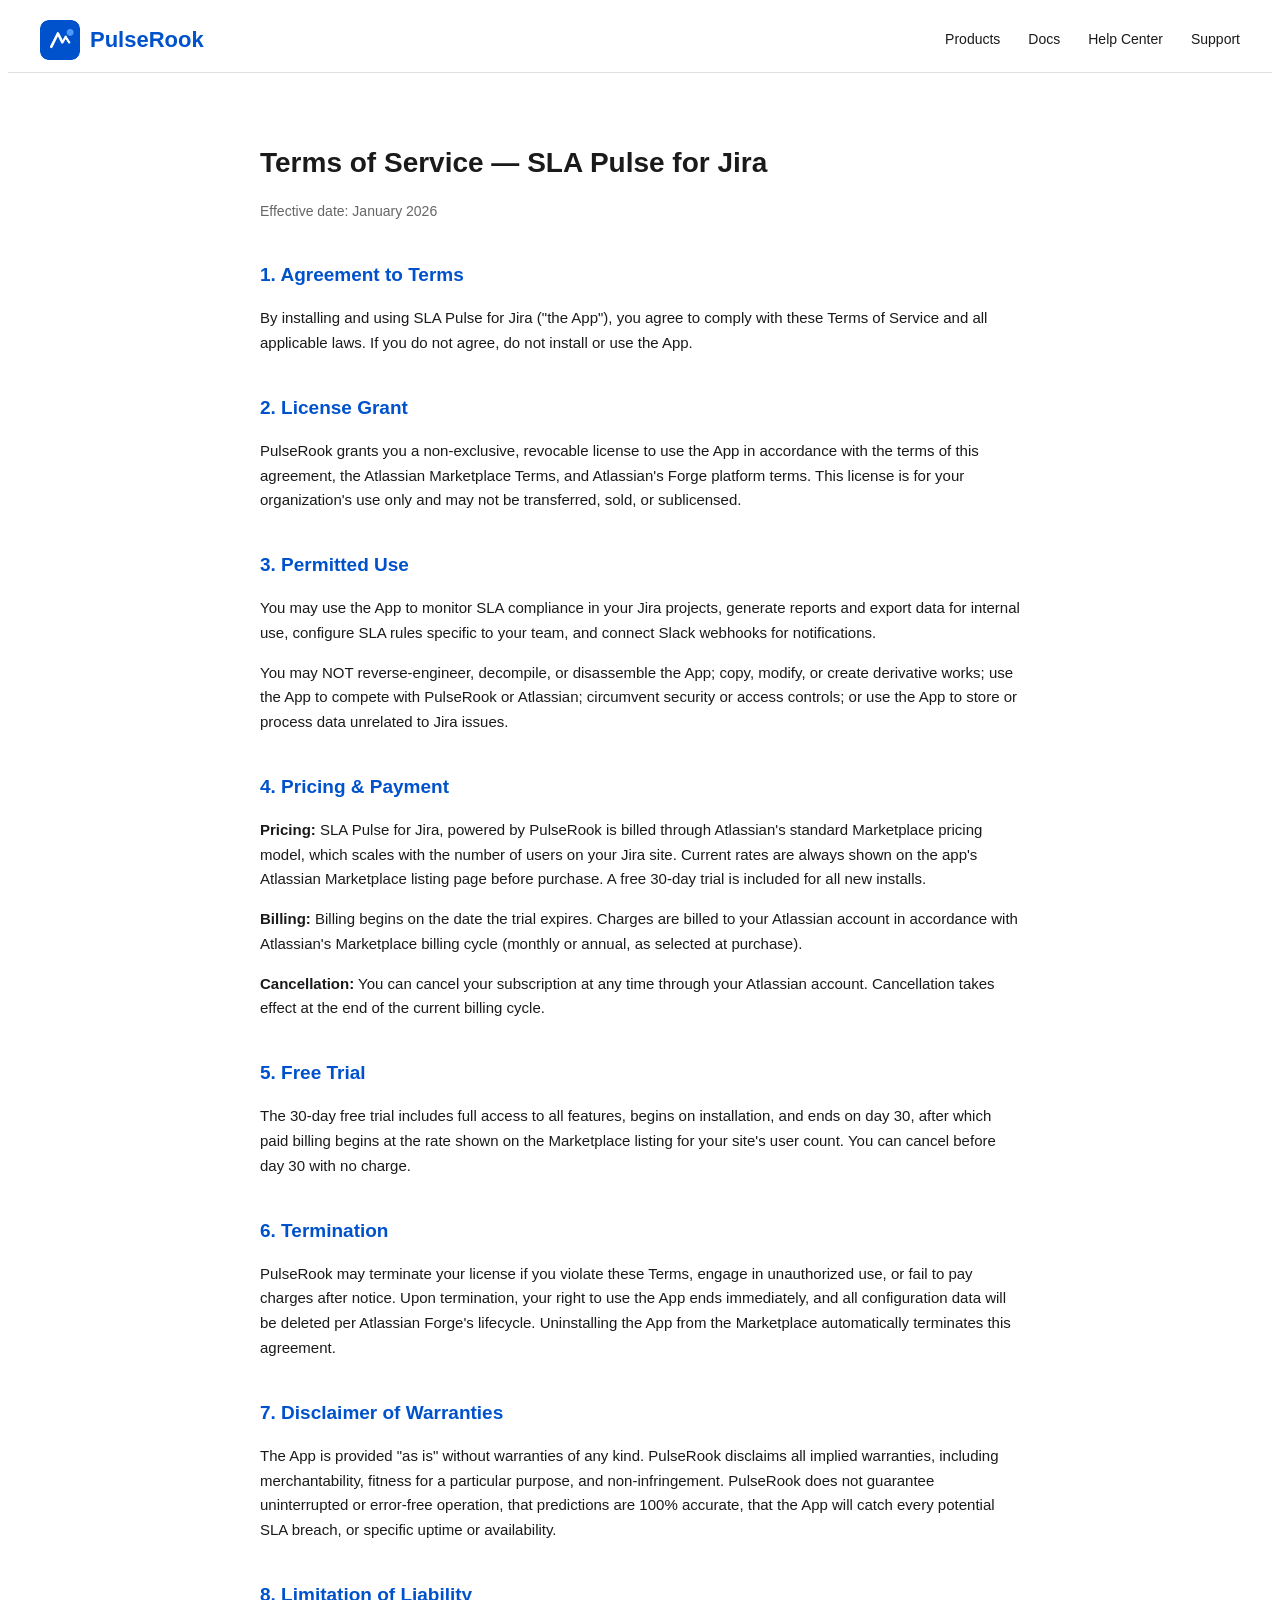
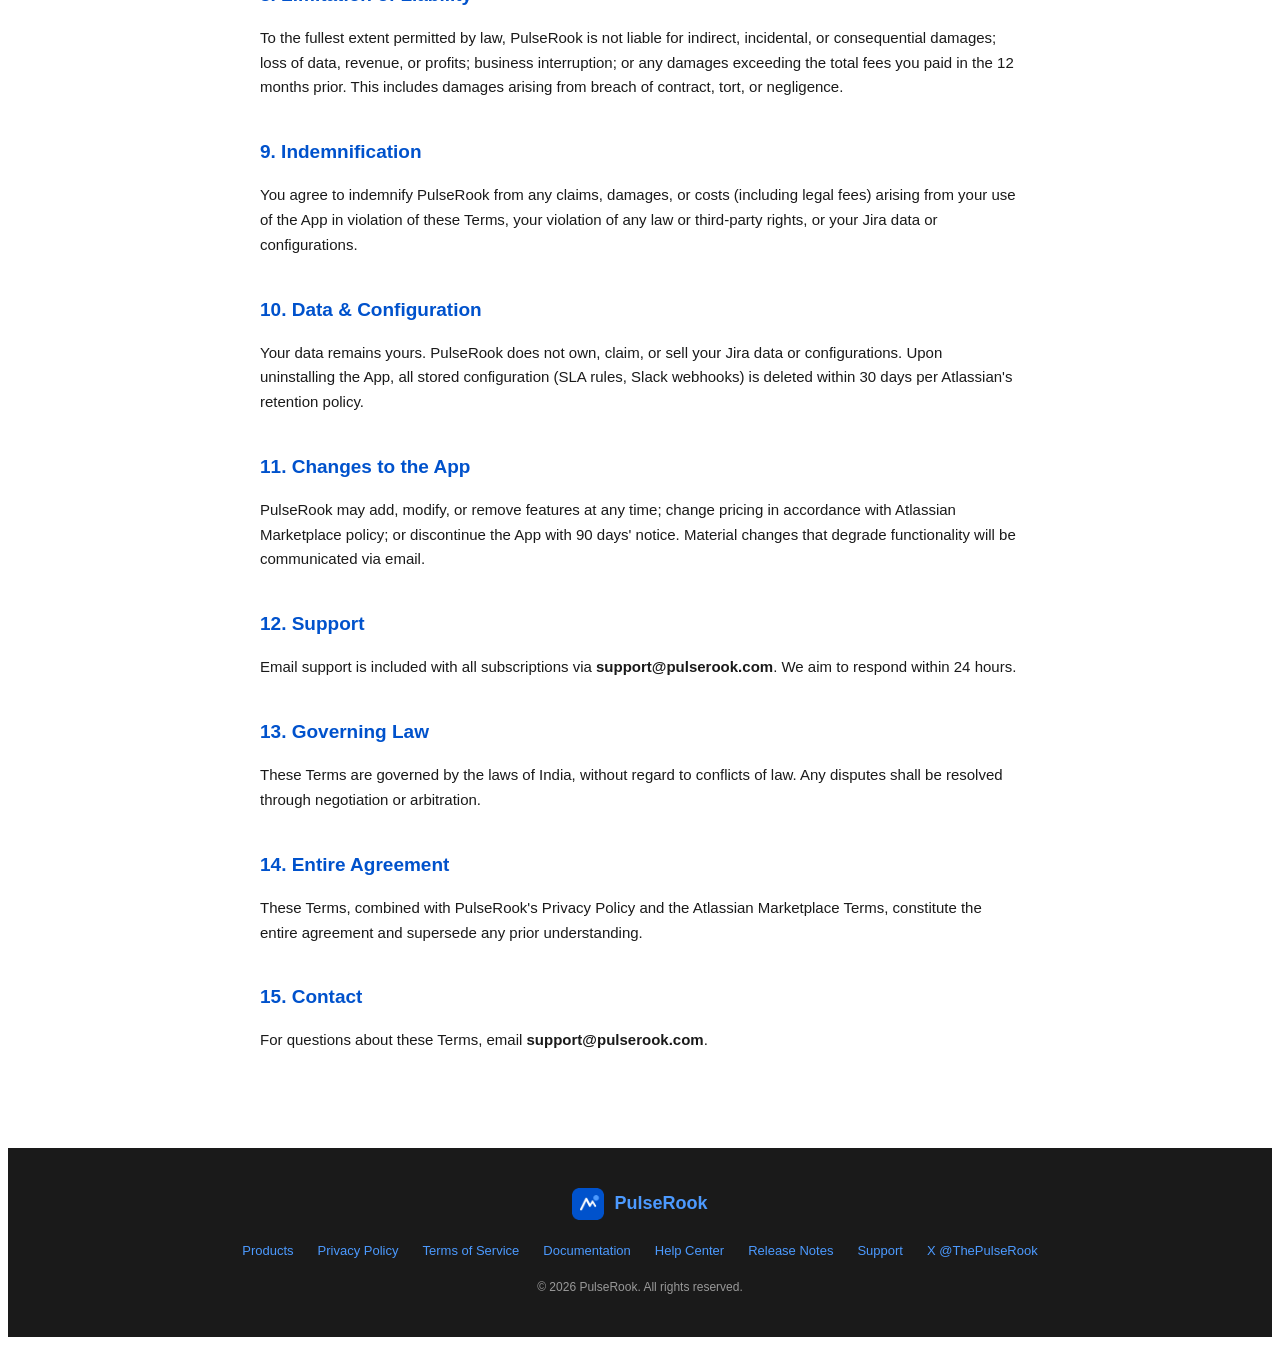
<file: terms.html>
<!DOCTYPE html>
<html lang="en">
<head>
<meta charset="UTF-8">
<meta name="viewport" content="width=device-width, initial-scale=1.0">
<title>Terms of Service | SLA Pulse for Jira | PulseRook</title>
<meta name="description" content="Terms of Service for SLA Pulse for Jira: license, permitted use, billing through the Atlassian Marketplace, free trial, support and governing law.">
<link rel="canonical" href="https://pulserook.com/terms.html">
<meta property="og:type" content="website">
<meta property="og:site_name" content="PulseRook">
<meta property="og:title" content="Terms of Service | SLA Pulse for Jira | PulseRook">
<meta property="og:description" content="Terms of Service for SLA Pulse for Jira: license, permitted use, billing through the Atlassian Marketplace, free trial, support and governing law.">
<meta property="og:url" content="https://pulserook.com/terms.html">
<meta property="og:image" content="https://pulserook.com/assets/pulserook-logo.png">
<link rel="icon" type="image/png" href="assets/pulserook-logo.png">
<link rel="stylesheet" href="assets/site.css">
<style>
  body { font-family: -apple-system, BlinkMacSystemFont, "Segoe UI", Roboto, Helvetica, Arial, sans-serif; color: #1a1a1a; line-height: 1.65; }
  .page-content { max-width: 760px; margin: 0 auto; padding: 48px 24px 80px; }
  h1 { font-size: 28px; margin-bottom: 4px; }
  .updated { color: #666; font-size: 14px; margin-bottom: 32px; }
  h2 { font-size: 19px; margin-top: 36px; color: #0052CC; }
  p, li { font-size: 15px; }
  a { color: #0052CC; }
  ul { padding-left: 22px; }
</style>
</head>
<body>
  <header class="site-header">
    <div class="site-header-inner">
      <a href="index.html" class="brand">
        <img src="assets/pulserook-logo.png" alt="PulseRook logo" class="brand-logo">
        <span class="brand-name">PulseRook</span>
      </a>
      <input type="checkbox" id="nav-toggle" class="nav-toggle-checkbox">
      <label for="nav-toggle" class="nav-toggle-label" aria-label="Toggle menu">
        <span></span><span></span><span></span>
      </label>
      <nav class="site-nav">
        <a href="index.html#products">Products</a>
        <a href="documentation.html">Docs</a>
        <a href="help-center.html">Help Center</a>
        <a href="mailto:support@pulserook.com">Support</a>
      </nav>
    </div>
  </header>
  <div class="page-content">
  <h1>Terms of Service — SLA Pulse for Jira</h1>
  <p class="updated">Effective date: January 2026</p>

  <h2>1. Agreement to Terms</h2>
  <p>By installing and using SLA Pulse for Jira ("the App"), you agree to comply with these Terms of Service and all applicable laws. If you do not agree, do not install or use the App.</p>

  <h2>2. License Grant</h2>
  <p>PulseRook grants you a non-exclusive, revocable license to use the App in accordance with the terms of this agreement, the Atlassian Marketplace Terms, and Atlassian's Forge platform terms. This license is for your organization's use only and may not be transferred, sold, or sublicensed.</p>

  <h2>3. Permitted Use</h2>
  <p>You may use the App to monitor SLA compliance in your Jira projects, generate reports and export data for internal use, configure SLA rules specific to your team, and connect Slack webhooks for notifications.</p>
  <p>You may NOT reverse-engineer, decompile, or disassemble the App; copy, modify, or create derivative works; use the App to compete with PulseRook or Atlassian; circumvent security or access controls; or use the App to store or process data unrelated to Jira issues.</p>

  <h2>4. Pricing & Payment</h2>
  <p><strong>Pricing:</strong> SLA Pulse for Jira, powered by PulseRook is billed through Atlassian's standard Marketplace pricing model, which scales with the number of users on your Jira site. Current rates are always shown on the app's Atlassian Marketplace listing page before purchase. A free 30-day trial is included for all new installs.</p>
  <p><strong>Billing:</strong> Billing begins on the date the trial expires. Charges are billed to your Atlassian account in accordance with Atlassian's Marketplace billing cycle (monthly or annual, as selected at purchase).</p>
  <p><strong>Cancellation:</strong> You can cancel your subscription at any time through your Atlassian account. Cancellation takes effect at the end of the current billing cycle.</p>

  <h2>5. Free Trial</h2>
  <p>The 30-day free trial includes full access to all features, begins on installation, and ends on day 30, after which paid billing begins at the rate shown on the Marketplace listing for your site's user count. You can cancel before day 30 with no charge.</p>

  <h2>6. Termination</h2>
  <p>PulseRook may terminate your license if you violate these Terms, engage in unauthorized use, or fail to pay charges after notice. Upon termination, your right to use the App ends immediately, and all configuration data will be deleted per Atlassian Forge's lifecycle. Uninstalling the App from the Marketplace automatically terminates this agreement.</p>

  <h2>7. Disclaimer of Warranties</h2>
  <p>The App is provided "as is" without warranties of any kind. PulseRook disclaims all implied warranties, including merchantability, fitness for a particular purpose, and non-infringement. PulseRook does not guarantee uninterrupted or error-free operation, that predictions are 100% accurate, that the App will catch every potential SLA breach, or specific uptime or availability.</p>

  <h2>8. Limitation of Liability</h2>
  <p>To the fullest extent permitted by law, PulseRook is not liable for indirect, incidental, or consequential damages; loss of data, revenue, or profits; business interruption; or any damages exceeding the total fees you paid in the 12 months prior. This includes damages arising from breach of contract, tort, or negligence.</p>

  <h2>9. Indemnification</h2>
  <p>You agree to indemnify PulseRook from any claims, damages, or costs (including legal fees) arising from your use of the App in violation of these Terms, your violation of any law or third-party rights, or your Jira data or configurations.</p>

  <h2>10. Data & Configuration</h2>
  <p>Your data remains yours. PulseRook does not own, claim, or sell your Jira data or configurations. Upon uninstalling the App, all stored configuration (SLA rules, Slack webhooks) is deleted within 30 days per Atlassian's retention policy.</p>

  <h2>11. Changes to the App</h2>
  <p>PulseRook may add, modify, or remove features at any time; change pricing in accordance with Atlassian Marketplace policy; or discontinue the App with 90 days' notice. Material changes that degrade functionality will be communicated via email.</p>

  <h2>12. Support</h2>
  <p>Email support is included with all subscriptions via <strong>support@pulserook.com</strong>. We aim to respond within 24 hours.</p>

  <h2>13. Governing Law</h2>
  <p>These Terms are governed by the laws of India, without regard to conflicts of law. Any disputes shall be resolved through negotiation or arbitration.</p>

  <h2>14. Entire Agreement</h2>
  <p>These Terms, combined with PulseRook's Privacy Policy and the Atlassian Marketplace Terms, constitute the entire agreement and supersede any prior understanding.</p>

  <h2>15. Contact</h2>
  <p>For questions about these Terms, email <strong>support@pulserook.com</strong>.</p>
  </div>
  <footer class="site-footer">
    <div class="site-footer-inner">
      <a href="index.html" class="footer-brand">
        <img src="assets/pulserook-logo.png" alt="PulseRook logo" class="footer-logo">
        <span>PulseRook</span>
      </a>
      <div class="footer-links">
        <a href="index.html#products">Products</a>
        <a href="privacy.html">Privacy Policy</a>
        <a href="terms.html">Terms of Service</a>
        <a href="documentation.html">Documentation</a>
        <a href="help-center.html">Help Center</a>
        <a href="release-notes.html">Release Notes</a>
        <a href="mailto:support@pulserook.com">Support</a>
        <a href="https://x.com/ThePulseRook" target="_blank" rel="noopener noreferrer">X @ThePulseRook</a>
      </div>
      <div class="footer-copyright">
        © 2026 PulseRook. All rights reserved.
      </div>
    </div>
  </footer>
</body>
</html>
</file>
<file: assets/site.css>
/* PulseRook — shared header, footer, nav, and product-card styles.
   Linked from every page; page-specific styles stay inline per page. */

/* ===== Shared header ===== */
.site-header {
    background: #fff;
    border-bottom: 1px solid #e0e0e0;
    padding: 12px 0;
    position: sticky;
    top: 0;
    z-index: 100;
}
.site-header-inner {
    max-width: 1200px;
    margin: 0 auto;
    padding: 0 20px;
    display: flex;
    align-items: center;
    justify-content: space-between;
    position: relative;
}
.brand {
    display: flex;
    align-items: center;
    gap: 10px;
    text-decoration: none;
    color: #1a1a1a;
}
.brand-logo {
    height: 40px;
    width: 40px;
    display: block;
    border-radius: 8px;
}
.brand-name {
    font-size: 22px;
    font-weight: 700;
    color: #0052CC;
}
.site-nav {
    display: flex;
    align-items: center;
    gap: 28px;
}
.site-nav a {
    text-decoration: none;
    color: #1a1a1a;
    font-size: 14px;
    font-weight: 500;
}
.site-nav a:hover { color: #0052CC; }

.nav-toggle-checkbox { display: none; }
.nav-toggle-label {
    display: none;
    flex-direction: column;
    justify-content: center;
    gap: 5px;
    width: 28px;
    height: 28px;
    cursor: pointer;
}
.nav-toggle-label span {
    display: block;
    height: 2px;
    width: 100%;
    background: #1a1a1a;
    border-radius: 2px;
}

@media (max-width: 720px) {
    .nav-toggle-label { display: flex; }
    .site-nav {
        position: absolute;
        top: 100%;
        left: 0;
        right: 0;
        flex-direction: column;
        align-items: stretch;
        gap: 0;
        background: #fff;
        border-bottom: 1px solid #e0e0e0;
        max-height: 0;
        overflow: hidden;
        transition: max-height 0.25s ease;
    }
    .site-nav a {
        padding: 14px 20px;
        border-top: 1px solid #f0f0f0;
    }
    .nav-toggle-checkbox:checked ~ .site-nav {
        max-height: 320px;
    }
}

/* ===== Shared footer ===== */
.site-footer {
    background: #1a1a1a;
    color: #fff;
    padding: 40px 20px;
    text-align: center;
}
.site-footer-inner { max-width: 1200px; margin: 0 auto; }
.footer-brand {
    display: inline-flex;
    align-items: center;
    gap: 10px;
    text-decoration: none;
    color: #fff;
    margin-bottom: 20px;
    font-weight: 700;
    font-size: 18px;
}
.footer-brand .footer-logo { height: 32px; width: 32px; border-radius: 6px; display: block; }
.footer-links {
    display: flex;
    justify-content: center;
    gap: 24px;
    flex-wrap: wrap;
    font-size: 13px;
    margin-bottom: 16px;
}
.site-footer a { color: #4C9AFF; text-decoration: none; }
.site-footer a:hover { text-decoration: underline; }
.footer-copyright { font-size: 12px; color: #999; }

/* ===== Shared buttons (used by product cards and product pages) ===== */
.btn { padding: 12px 24px; border-radius: 6px; text-decoration: none; font-weight: 600; font-size: 14px; cursor: pointer; border: none; display: inline-block; transition: all 0.3s; }
.btn-primary { background: #0052CC; color: #fff; }
.btn-primary:hover { background: #0747a6; }
.btn-secondary { background: transparent; color: #0052CC; border: 2px solid #0052CC; }
.btn-secondary:hover { background: rgba(0,82,204,0.08); }

/* ===== Product cards (homepage "Our Products") ===== */
.products-grid {
    display: grid;
    grid-template-columns: repeat(auto-fit, minmax(280px, 1fr));
    gap: 24px;
    margin-top: 32px;
}
.product-card {
    background: #fff;
    border: 1px solid #e0e0e0;
    border-radius: 12px;
    padding: 28px;
    display: flex;
    flex-direction: column;
    align-items: flex-start;
    box-shadow: 0 4px 16px rgba(0, 82, 204, 0.06);
}
.product-card .product-logo { height: 48px; width: 48px; border-radius: 10px; margin-bottom: 16px; }
.product-card h3 { font-size: 20px; margin-bottom: 8px; color: #1a1a1a; }
.product-card p { font-size: 14px; color: #666; margin-bottom: 20px; flex-grow: 1; }
.product-card .product-actions { display: flex; gap: 10px; flex-wrap: wrap; }

.product-card.coming-soon {
    justify-content: center;
    align-items: center;
    text-align: center;
    color: #999;
    border-style: dashed;
    background: #fafafa;
    box-shadow: none;
}
.product-card.coming-soon .coming-soon-icon { font-size: 36px; margin-bottom: 12px; }

@media (max-width: 480px) {
    .product-card .product-actions { flex-direction: column; width: 100%; }
    .product-card .product-actions .btn { width: 100%; text-align: center; }
}
</file>
